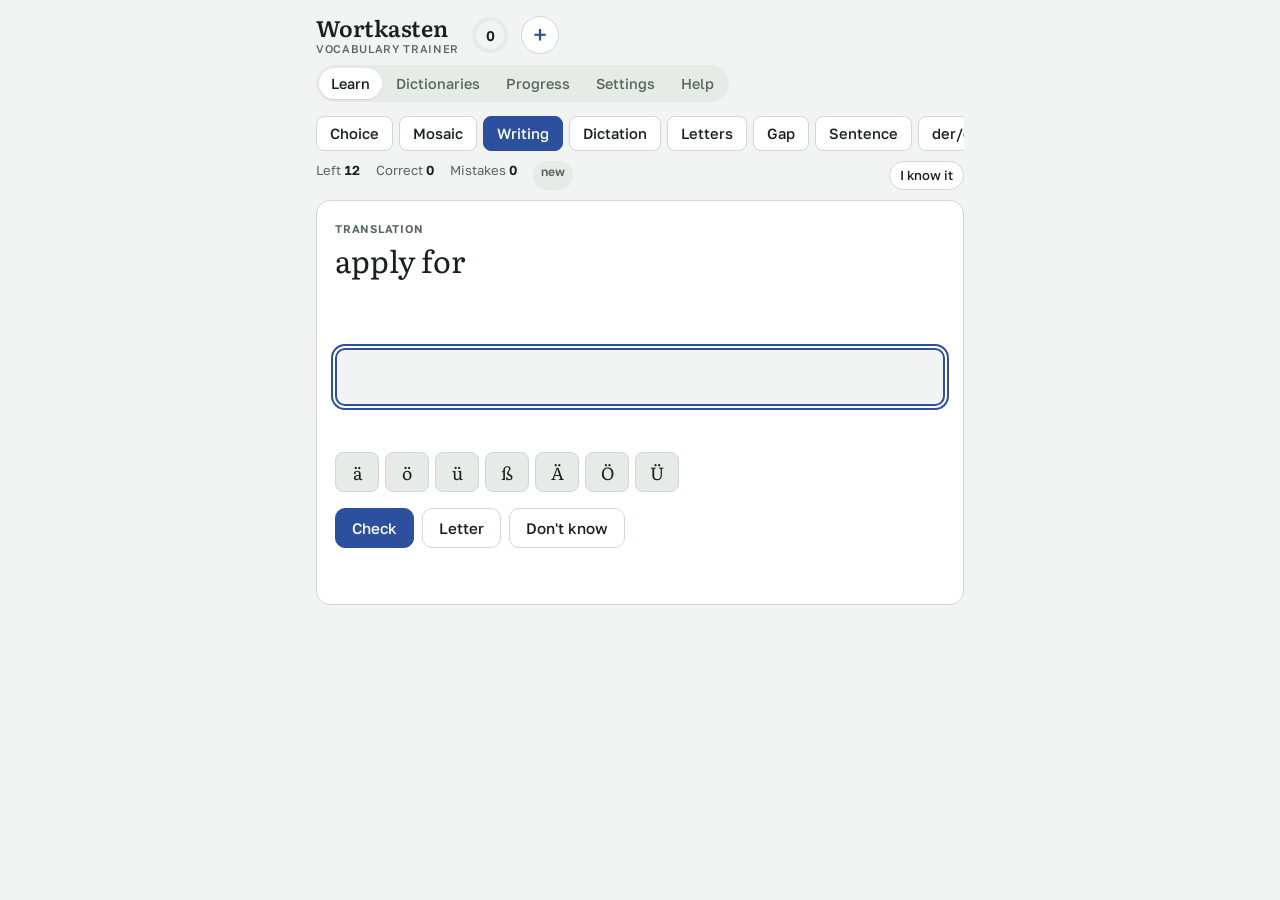
<file: wortkasten-github/index.html>
<!doctype html>
<html lang="en">
<head>
<meta charset="utf-8">
<meta name="viewport" content="width=device-width,initial-scale=1,viewport-fit=cover">
<meta name="apple-mobile-web-app-capable" content="yes">
<meta name="mobile-web-app-capable" content="yes">
<meta name="apple-mobile-web-app-title" content="Wortkasten">
<meta name="apple-mobile-web-app-status-bar-style" content="default">
<meta name="theme-color" content="#F1F4F2">
<link rel="apple-touch-icon" href="icon.png">
<link rel="icon" type="image/png" href="icon.png">
<script>window.WK_STANDALONE=true;</script>
<style>:root{padding-top:env(safe-area-inset-top,0px);padding-bottom:env(safe-area-inset-bottom,0px)}body{margin:0}img{max-width:100%}[hidden]{display:none!important}</style>
</head>
<body>
<title>Wortkasten</title>
<meta name="claude:viewport-fit-sides" content="cover">
<link rel="stylesheet" href="fonts/fonts.css">
<style>
/* Layout: one narrow column, app header with view switcher, exercise switcher as chips, a single task card. */
:root{
  --bg:#F1F4F2; --surface:#FFFFFF; --surface2:#E6EBE8; --line:#D0D8D4;
  --fg:#17201D; --muted:#59665F;
  --accent:#2C4F9E; --accent-fg:#FFFFFF; --accent-soft:#E2E8F6;
  --ok:#1F7446; --ok-soft:#DFF0E6; --err:#B0281F; --err-soft:#F7E0DD;
  --hint:#8F620E; --hint-soft:#F5EAD2;
  --p-done:#1F3B73; --p-review:#1B8A84; --p-learn:#7FC6DA;
  --p-done-soft:#E1E7F4; --p-review-soft:#D8EFED; --p-learn-soft:#DDF0F6; --p-learn-ink:#1C6377; --p-known:#A9B6CC;
  --font-ui:"Golos Text", system-ui, -apple-system, "Segoe UI", Roboto, sans-serif;
  --font-word:"Literata", Georgia, "Times New Roman", serif;
}
@media (prefers-color-scheme: dark){
  :root:not([data-theme="light"]){
    --bg:#111513; --surface:#1A201D; --surface2:#242B28; --line:#34403B;
    --fg:#E5ECE8; --muted:#9AA8A1;
    --accent:#8EA9F2; --accent-fg:#0E1526; --accent-soft:#232E4A;
    --ok:#6FCB95; --ok-soft:#1C3327; --err:#F08C80; --err-soft:#3E2220;
    --hint:#E2B45E; --hint-soft:#3A2F18;
    --p-done:#7D9BE8; --p-review:#3DBDB1; --p-learn:#2E7488;
    --p-done-soft:#1E2943; --p-review-soft:#173733; --p-learn-soft:#183039; --p-learn-ink:#8FD3E6; --p-known:#4E5D7A;
    color-scheme:dark;
  }
}
:root[data-theme="dark"]{
  --bg:#111513; --surface:#1A201D; --surface2:#242B28; --line:#34403B;
  --fg:#E5ECE8; --muted:#9AA8A1;
  --accent:#8EA9F2; --accent-fg:#0E1526; --accent-soft:#232E4A;
  --ok:#6FCB95; --ok-soft:#1C3327; --err:#F08C80; --err-soft:#3E2220;
  --hint:#E2B45E; --hint-soft:#3A2F18;
  --p-done:#7D9BE8; --p-review:#3DBDB1; --p-learn:#2E7488;
  --p-done-soft:#1E2943; --p-review-soft:#173733; --p-learn-soft:#183039; --p-learn-ink:#8FD3E6; --p-known:#4E5D7A;
  color-scheme:dark;
}
*{box-sizing:border-box}
html,body{background:var(--bg)}
body{color:var(--fg);font-family:var(--font-ui);font-size:16px;line-height:1.45;-webkit-text-size-adjust:100%}
button{font-family:inherit}
.wrap{max-width:680px;margin:0 auto;padding-left:max(16px,env(safe-area-inset-left,0px));padding-right:max(16px,env(safe-area-inset-right,0px));padding-block:10px 48px}
header.top{display:flex;align-items:center;justify-content:space-between;gap:10px 16px;flex-wrap:wrap;padding-block:6px 12px}
.brand{font-family:var(--font-word);font-weight:600;font-size:1.4rem;letter-spacing:-.01em;line-height:1.1}
.brand small{display:block;font-family:var(--font-ui);font-size:.7rem;font-weight:500;color:var(--muted);letter-spacing:.06em;text-transform:uppercase;margin-top:2px}
nav.views{display:flex;background:var(--surface2);border-radius:999px;padding:3px;gap:2px;max-width:100%;overflow-x:auto}
nav.views button{flex:none;border:0;background:transparent;color:var(--muted);font-weight:500;font-size:.9rem;padding:7px 12px;border-radius:999px;cursor:pointer}
nav.views button.on{background:var(--surface);color:var(--fg);box-shadow:0 1px 2px rgba(0,0,0,.1)}
.chips{display:flex;gap:6px;overflow-x:auto;padding-block:2px 10px;scrollbar-width:none}
.chips::-webkit-scrollbar{display:none}
.chip{flex:none;border:1px solid var(--line);background:var(--surface);color:var(--fg);font-weight:500;font-size:.92rem;padding:8px 13px;border-radius:8px;cursor:pointer}
.chip.on{background:var(--accent);border-color:var(--accent);color:var(--accent-fg)}
.stat{display:flex;gap:6px 16px;flex-wrap:wrap;font-size:.82rem;color:var(--muted);padding-block:0 10px;font-variant-numeric:tabular-nums}
.stat b{color:var(--fg);font-weight:600}
.pill{display:inline-block;font-size:.75rem;font-weight:600;padding:2px 8px;border-radius:999px;background:var(--surface2);color:var(--muted)}
.pill.new{background:var(--surface2);color:var(--muted)}
.pill.learning{background:var(--p-learn-soft);color:var(--p-learn-ink)}
.pill.review{background:var(--p-review-soft);color:var(--p-review)}
.pill.done{background:var(--p-done-soft);color:var(--p-done)}
.pill.known{background:var(--surface2);color:var(--muted)}
.knowbtn{margin-left:auto;border:1px solid var(--line);background:var(--surface);color:var(--fg);font:inherit;font-size:.82rem;font-weight:500;padding:4px 10px;border-radius:999px;cursor:pointer}
.knowbtn:focus-visible{outline:2px solid var(--accent);outline-offset:2px}
.listen{display:flex;flex-direction:column;gap:10px}
.listen .row{gap:8px}
.play svg{width:18px;height:18px;vertical-align:-3px;margin-right:6px}
.arts{display:grid;grid-template-columns:repeat(3,1fr);gap:8px}
.art{font-family:var(--font-word);font-size:1.3rem;padding:14px 8px;border:1px solid var(--line);border-radius:10px;background:var(--surface);color:var(--fg);cursor:pointer}
.art.right{background:var(--ok-soft);border-color:var(--ok)}
.art.wrong{background:var(--err-soft);border-color:var(--err)}
.art:disabled{cursor:default;color:var(--fg)}
.art:focus-visible{outline:2px solid var(--accent);outline-offset:2px}
.selrow{display:flex;gap:10px;align-items:baseline;padding:9px 2px;border-top:1px solid var(--line);cursor:pointer;font-size:.95rem}
.selrow input{width:20px;height:20px;accent-color:var(--accent);flex:none;align-self:center}
.selbar{display:flex;gap:8px;flex-wrap:wrap;align-items:center;position:sticky;top:env(safe-area-inset-top,0px);background:var(--bg);padding-block:8px;z-index:5}
.tbtn{background:none;border:0;color:var(--bg);font:inherit;font-weight:600;text-decoration:underline;cursor:pointer;padding:0}
.task{background:var(--surface);border:1px solid var(--line);border-radius:14px;padding:20px 18px;display:flex;flex-direction:column;gap:16px;min-height:280px}
.prompt{display:flex;align-items:flex-start;gap:10px}
.prompt-body{flex:1;min-width:0;display:flex;flex-direction:column;gap:4px}
.label{font-size:.7rem;letter-spacing:.07em;text-transform:uppercase;color:var(--muted);font-weight:600}
.prompt-main{font-family:var(--font-word);font-size:clamp(1.4rem,5.6vw,1.9rem);line-height:1.25;overflow-wrap:anywhere}
.prompt-main.sm{font-size:clamp(1.12rem,4.5vw,1.35rem)}
.say{flex:none;width:40px;height:40px;border-radius:50%;border:1px solid var(--line);background:var(--surface);color:var(--accent);display:grid;place-items:center;cursor:pointer}
.say svg{width:18px;height:18px}
.options{display:grid;gap:8px}
.opt{text-align:left;border:1px solid var(--line);background:var(--surface);color:var(--fg);font-family:var(--font-word);font-size:1.1rem;padding:12px 14px;border-radius:10px;cursor:pointer;display:flex;gap:10px;align-items:baseline}
.opt .n{font-family:var(--font-ui);font-size:.75rem;color:var(--muted);font-variant-numeric:tabular-nums}
.opt.right{background:var(--ok-soft);border-color:var(--ok)}
.opt.wrong{background:var(--err-soft);border-color:var(--err)}
.opt:disabled{cursor:default;color:var(--fg)}
input.answer{width:100%;font-family:var(--font-word);font-size:1.25rem;padding:12px 14px;border:2px solid var(--line);border-radius:10px;background:var(--bg);color:var(--fg)}
input.answer:focus{outline:none;border-color:var(--accent)}
input.answer.bad{border-color:var(--err);background:var(--err-soft)}
input.answer.good{border-color:var(--ok);background:var(--ok-soft)}
.keys{display:flex;gap:6px;flex-wrap:wrap}
.key{min-width:44px;height:40px;border:1px solid var(--line);border-radius:8px;background:var(--surface2);color:var(--fg);font-family:var(--font-word);font-size:1.1rem;cursor:pointer}
.actions{display:flex;gap:8px;flex-wrap:wrap;align-items:center}
.btn{border:1px solid var(--line);background:var(--surface);color:var(--fg);font-weight:500;font-size:.95rem;padding:10px 16px;border-radius:10px;cursor:pointer;line-height:1.2}
.btn.primary{background:var(--accent);border-color:var(--accent);color:var(--accent-fg)}
.btn.sm{padding:6px 11px;font-size:.85rem;border-radius:8px}
.btn.danger{color:var(--err);border-color:var(--err)}
.btn.armed{background:var(--err);border-color:var(--err);color:#fff}
.btn:disabled{opacity:.45;cursor:default}
:is(.btn,.chip,.opt,.tile,.mt,.key,.say,nav.views button,summary,input,select,textarea):focus-visible{outline:2px solid var(--accent);outline-offset:2px}
.feedback{font-size:.95rem;display:flex;flex-direction:column;gap:4px;min-height:1.3em}
.feedback .ok{color:var(--ok);font-weight:600}
.feedback .err{color:var(--err);font-weight:600}
.feedback .ex{color:var(--muted);font-size:.9rem}
.feedback .ex i{font-style:normal;color:var(--fg);font-family:var(--font-word)}
.hintline{font-family:var(--font-word);letter-spacing:.2em;color:var(--hint);font-size:1.1rem;min-height:1.2em}
.tiles{display:flex;flex-wrap:wrap;gap:8px}
.tile{min-width:44px;height:46px;padding:0 12px;font-family:var(--font-word);font-size:1.15rem;border:1px solid var(--line);border-radius:8px;background:var(--surface2);color:var(--fg);cursor:pointer}
.tile.used{visibility:hidden}
.tile.flash{animation:shake .3s;border-color:var(--err);background:var(--err-soft)}
.tile.hinted{border-color:var(--hint);background:var(--hint-soft)}
.slots{display:flex;flex-wrap:wrap;gap:4px 3px;font-family:var(--font-word);font-size:1.5rem;min-height:2.2rem}
.slot{min-width:1.05em;border-bottom:2px solid var(--line);text-align:center;padding:0 1px;min-height:1.5em}
.slot.space{border:0;min-width:.55em}
.slot.filled{border-color:var(--accent)}
.built{font-family:var(--font-word);font-size:1.3rem;line-height:1.6;min-height:2.2em;display:flex;flex-wrap:wrap;gap:4px 8px;align-items:baseline;border-bottom:2px solid var(--line);padding-bottom:6px}
.built .ph{color:var(--muted)}
.sentence{font-family:var(--font-word);font-size:1.3rem;line-height:1.9;overflow-wrap:anywhere}
.gap{display:inline-block;min-width:3.5ch;border-bottom:2px solid var(--line);padding:0 3px;line-height:1.3}
.gap.cur{border-color:var(--accent);background:var(--accent-soft)}
.gap.done{border-color:var(--ok);color:var(--ok)}
.gap .rest{color:var(--muted);letter-spacing:.1em}
.trn{font-family:-apple-system,"Segoe UI","Noto Sans","DejaVu Sans","Lucida Sans Unicode",sans-serif;color:var(--muted);font-weight:400;font-size:.85em;letter-spacing:0;font-style:normal}
.trn.blk{display:block;font-size:.78em}
.prompt-body .trn{font-size:1.02rem}
.dlang{font-size:14px;padding:5px 6px;border:1px solid var(--line);border-radius:8px;background:var(--surface);color:var(--fg);max-width:100%}
.base{font-size:.95rem;color:var(--hint);letter-spacing:normal;font-family:var(--font-ui)}
.msg{font-size:.93rem;min-height:1.35em;color:var(--muted)}
.msg.warn{color:var(--hint)} .msg.err{color:var(--err)}
mark.fix{background:var(--err-soft);color:var(--err);border-radius:3px;padding:0 1px;text-decoration:underline}
mark.hint{background:var(--hint-soft);color:var(--hint);border-radius:3px;padding:0 1px}
.gap.warn{border-color:var(--hint);color:var(--fg)}
.gap.shown{border-color:var(--err);color:var(--err)}
.sub-inline{color:var(--muted);font-size:.88rem}
.seg-tabs{display:flex;gap:4px;flex-wrap:wrap}
.seg-tabs button{border:1px solid var(--line);background:var(--surface);color:var(--muted);font-size:.85rem;font-weight:500;padding:6px 10px;border-radius:8px;cursor:pointer}
.seg-tabs button.on{background:var(--fg);border-color:var(--fg);color:var(--bg)}
.wr{display:flex;gap:12px;align-items:center;padding-block:8px;border-top:1px solid var(--line)}
.wtxt{flex:1;min-width:0;display:flex;flex-direction:column;overflow-wrap:anywhere}
.wtxt .wf{font-family:var(--font-word)}
.wtxt .wt{font-size:.85rem;color:var(--muted)}
.wm{width:112px;flex:none;display:flex;flex-direction:column;gap:3px;align-items:flex-end}
.meter{width:100%;height:6px;background:var(--surface2);border-radius:999px;overflow:hidden}
.meter span{display:block;height:100%;border-radius:999px}
.brandrow{display:flex;align-items:center;gap:12px}
.addbtn{width:38px;height:38px;border-radius:50%;border:1px solid var(--line);background:var(--surface);color:var(--accent);font-size:1.6rem;line-height:1;cursor:pointer;display:grid;place-items:center;padding:0 0 2px}
.addbtn:focus-visible{outline:2px solid var(--accent);outline-offset:2px}
.sheet{position:fixed;inset:0;z-index:40;background:rgba(10,15,13,.38);display:flex;align-items:flex-end;justify-content:center}
.sheet-in{background:var(--bg);width:100%;max-width:560px;max-height:calc(100% - env(safe-area-inset-top,0px) - 24px);overflow:auto;border-radius:16px 16px 0 0;padding-top:16px;padding-bottom:calc(20px + env(safe-area-inset-bottom,0px));padding-left:max(16px,env(safe-area-inset-left,0px));padding-right:max(16px,env(safe-area-inset-right,0px));display:flex;flex-direction:column;gap:12px;box-shadow:0 -6px 24px rgba(0,0,0,.18)}
@media (min-width:700px){.sheet{align-items:center}.sheet-in{border-radius:16px}}
.sheet-head{display:flex;justify-content:space-between;align-items:center;gap:8px}
.sheet .field input,.sheet .field textarea,.sheet .field select{font-family:var(--font-ui);font-size:16px;padding:9px 11px;border:1px solid var(--line);border-radius:8px;background:var(--surface);color:var(--fg);width:100%}
.sheet details summary{cursor:pointer;color:var(--accent);font-size:.9rem}
.sheet details[open]{display:flex;flex-direction:column;gap:10px}
.recent{display:flex;flex-wrap:wrap;gap:6px}
.recent span{font-size:.85rem;background:var(--surface2);padding:3px 8px;border-radius:999px}
.linkbtn{background:none;border:0;padding:0;color:var(--accent);font:inherit;font-size:.88rem;cursor:pointer;text-decoration:underline;align-self:flex-start}
.wr[data-wid]{cursor:pointer}
.streak{border:0;background:none;padding:0;cursor:pointer;display:grid;place-items:center;border-radius:50%}
.kpis{display:flex;gap:14px 28px;flex-wrap:wrap;align-items:center}
.kpi{display:flex;gap:12px;align-items:center}
.kv{font-family:var(--font-word);font-size:2rem;font-weight:600;line-height:1.05;font-variant-numeric:tabular-nums}
.ks{font-size:.8rem;color:var(--muted);font-variant-numeric:tabular-nums}
.boxes{display:grid;gap:6px;height:180px}
.box{display:flex;flex-direction:column;align-items:center;gap:4px;min-width:0;height:100%}
.bwrap{flex:1;width:100%;display:flex;flex-direction:column;align-items:center;justify-content:flex-end;gap:3px;min-height:0}
.bb{width:100%;max-width:46px;border-radius:5px 5px 0 0}
.bv{font-size:.82rem;font-weight:600;font-variant-numeric:tabular-nums}
.bl{font-size:.68rem;color:var(--muted);text-align:center;line-height:1.15;min-height:2.3em}
.miles{display:flex;gap:8px;flex-wrap:wrap}
.mile{display:flex;flex-direction:column;gap:1px;padding:8px 12px;border:1px dashed var(--line);border-radius:10px;min-width:76px;font-size:.78rem;color:var(--muted);max-width:100%}
.mile b{font-family:var(--font-word);font-size:1.15rem;color:var(--muted)}
.mile.on{border:1px solid var(--p-done);background:var(--p-done-soft)}
.mile.on b{color:var(--p-done)}
.mile .prize{color:var(--fg);overflow-wrap:anywhere}
.ansbox{display:flex;flex-direction:column;gap:4px}
.ansfield{position:relative}
input.answer.typo{border-color:var(--line);background:var(--surface2);color:transparent;caret-color:transparent}
.ansview{position:absolute;inset:0;display:flex;align-items:center;padding:0 16px;font-family:var(--font-word);font-size:1.25rem;color:var(--fg);pointer-events:none;overflow:hidden;white-space:nowrap}
.ansview mark.fix,.ansview mark.hint{background:none;padding:0;text-decoration:none;color:var(--err)}
.under{display:flex;justify-content:space-between;gap:10px;min-height:1.6em;align-items:baseline}
.corr{font-family:var(--font-word);font-size:1.15rem;color:var(--err)}
.lay{font-size:.78rem;color:var(--muted)}
.wn{font-size:.75rem;color:var(--muted);font-variant-numeric:tabular-nums;white-space:nowrap}
.mosaic{display:grid;grid-template-columns:1fr 1fr;gap:8px}
.mcol{display:flex;flex-direction:column;gap:8px;min-width:0}
.mt{text-align:left;border:1px solid var(--line);background:var(--surface);color:var(--fg);font-size:1rem;padding:10px 12px;border-radius:10px;cursor:pointer;min-height:52px;overflow-wrap:anywhere}
.mt.f{font-family:var(--font-word);font-size:1.05rem}
.mt.sel{border-color:var(--accent);background:var(--accent-soft)}
.mt.done{opacity:.3;pointer-events:none}
.mt.bad{animation:shake .3s;border-color:var(--err);background:var(--err-soft)}
@keyframes shake{0%,100%{transform:translateX(0)}25%{transform:translateX(-4px)}75%{transform:translateX(4px)}}
@media (prefers-reduced-motion:reduce){*{animation:none!important;transition:none!important}}
.summary{display:flex;flex-direction:column;gap:12px;align-items:flex-start}
.summary h2{font-family:var(--font-word);font-weight:600;font-size:1.4rem;margin:0}
.summary p{margin:0;color:var(--muted)}
.toast{display:flex;gap:14px;align-items:center;position:fixed;left:50%;bottom:calc(20px + env(safe-area-inset-bottom,0px));transform:translateX(-50%);background:var(--fg);color:var(--bg);padding:10px 16px;border-radius:10px;font-size:.92rem;max-width:calc(100% - 32px);z-index:20;box-shadow:0 4px 16px rgba(0,0,0,.2)}
/* lists & panels */
.panel{background:var(--surface);border:1px solid var(--line);border-radius:14px;padding:16px;display:flex;flex-direction:column;gap:12px}
.stack{display:flex;flex-direction:column;gap:12px}
h2.h{font-family:var(--font-word);font-weight:600;font-size:1.25rem;margin:4px 0 0;text-wrap:balance}
.note{font-size:.88rem;color:var(--muted);margin:0;max-width:62ch}
.row{display:flex;gap:8px;align-items:center;flex-wrap:wrap}
.dict{display:flex;flex-direction:column;gap:8px;padding-block:12px;border-top:1px solid var(--line)}
.dict:first-child{border-top:0;padding-top:0}
.dict-head{display:flex;gap:10px;align-items:flex-start}
.dict-name{flex:1;min-width:0;font-weight:600;overflow-wrap:anywhere}
.dict-meta{font-size:.82rem;color:var(--muted);font-weight:400;font-variant-numeric:tabular-nums}
.switch{position:relative;width:44px;height:26px;flex:none}
.switch input{position:absolute;inset:0;opacity:0;margin:0;cursor:pointer}
.switch span{position:absolute;inset:0;border-radius:999px;background:var(--surface2);border:1px solid var(--line);pointer-events:none}
.switch span::after{content:"";position:absolute;top:3px;left:3px;width:18px;height:18px;border-radius:50%;background:var(--muted);transition:transform .15s}
.switch input:checked+span{background:var(--accent);border-color:var(--accent)}
.switch input:checked+span::after{transform:translateX(18px);background:var(--accent-fg)}
.switch input:focus-visible+span{outline:2px solid var(--accent);outline-offset:2px}
.pbar{display:flex;height:8px;border-radius:999px;background:var(--surface2);overflow:hidden}
.pbar.big{height:14px}
.seg.done{background:var(--p-done)} .seg.known{background:var(--p-known)} .seg.review{background:var(--p-review)} .seg.learning{background:var(--p-learn)}
.legend{display:flex;gap:6px 14px;flex-wrap:wrap;font-size:.82rem;color:var(--muted);font-variant-numeric:tabular-nums}
.legend i{display:inline-block;width:10px;height:10px;border-radius:3px;margin-right:5px;vertical-align:-1px}
.bignum{font-family:var(--font-word);font-size:2.6rem;font-weight:600;line-height:1;font-variant-numeric:tabular-nums}
.bignum small{font-family:var(--font-ui);font-size:1rem;font-weight:400;color:var(--muted)}
.days{display:grid;grid-template-columns:repeat(14,1fr);gap:4px;align-items:end;height:80px}
.day{background:var(--accent);border-radius:3px 3px 0 0;min-height:2px}
.day.zero{background:var(--surface2)}
.dayl{display:grid;grid-template-columns:repeat(14,1fr);gap:4px;font-size:.66rem;color:var(--muted);text-align:center;font-variant-numeric:tabular-nums}
.words{display:flex;flex-direction:column}
.w{display:flex;gap:10px;align-items:baseline;padding:9px 2px;border-top:1px solid var(--line);cursor:pointer;background:none;border-left:0;border-right:0;border-bottom:0;color:var(--fg);text-align:left;font-size:.95rem;width:100%}
.w .wf{font-family:var(--font-word);flex:1;min-width:0;overflow-wrap:anywhere}
.w .wt{flex:1;min-width:0;color:var(--muted);overflow-wrap:anywhere}
.form{display:grid;gap:10px;padding:12px;border:1px solid var(--line);border-radius:10px;background:var(--bg);margin-block:6px}
.form label,.field{display:flex;flex-direction:column;gap:4px;font-size:.82rem;color:var(--muted)}
.form input,.form textarea,.field input,.field select,.field textarea,textarea.big{font-family:var(--font-ui);font-size:16px;padding:9px 11px;border:1px solid var(--line);border-radius:8px;background:var(--surface);color:var(--fg);width:100%}
textarea.big{min-height:140px;font-family:ui-monospace,Menlo,Consolas,monospace;font-size:14px}
.tablewrap{overflow-x:auto;border:1px solid var(--line);border-radius:8px}
table.prev{border-collapse:collapse;font-size:.85rem;min-width:100%}
table.prev td,table.prev th{padding:6px 8px;border-bottom:1px solid var(--line);text-align:left;white-space:nowrap;max-width:240px;overflow:hidden;text-overflow:ellipsis}
table.prev select{font-size:14px;padding:4px;border:1px solid var(--line);border-radius:6px;background:var(--surface);color:var(--fg)}
details.set{background:var(--surface);border:1px solid var(--line);border-radius:12px}
details.set>summary{padding:14px 16px;font-weight:600;cursor:pointer;list-style:none;display:flex;justify-content:space-between;gap:8px}
details.set>summary::-webkit-details-marker{display:none}
details.set>summary::after{content:"+";color:var(--muted);font-weight:400}
details.set[open]>summary::after{content:"−"}
.setbody{padding:0 16px 16px;display:flex;flex-direction:column;gap:2px}
.sr{display:flex;align-items:center;justify-content:space-between;gap:12px;padding-block:8px;border-top:1px solid var(--line);font-size:.93rem}
.sr:first-child{border-top:0}
.sr>span{flex:1;min-width:0}
.sr input[type=number]{width:84px;font-size:16px;padding:6px 8px;border:1px solid var(--line);border-radius:8px;background:var(--bg);color:var(--fg);text-align:right;font-variant-numeric:tabular-nums}
.sr select,.sr input[type=text]{font-size:16px;padding:6px 8px;border:1px solid var(--line);border-radius:8px;background:var(--bg);color:var(--fg);max-width:55%}
.sr input[type=checkbox]{width:22px;height:22px;accent-color:var(--accent)}
.sub{font-size:.78rem;color:var(--muted);display:block}
.stages{width:100%;border-collapse:collapse;font-size:.88rem;font-variant-numeric:tabular-nums}
.stages th{font-weight:500;color:var(--muted);text-align:left;padding:4px}
.stages td{padding:4px}
.stages input{width:64px;font-size:16px;padding:5px 6px;border:1px solid var(--line);border-radius:6px;background:var(--bg);color:var(--fg);text-align:right}
.empty{color:var(--muted);text-align:left;display:flex;flex-direction:column;gap:12px;align-items:flex-start}
.empty b{color:var(--fg)}

.libl{display:flex;flex-direction:column}
.libi{display:flex;gap:12px;align-items:center;padding-block:10px;border-top:1px solid var(--line)}
.libi:first-child{border-top:0}
.help{background:var(--surface);border:1px solid var(--line);border-radius:14px;padding:18px 18px 8px;display:flex;flex-direction:column;gap:4px}
.help h2.h{margin:0 0 6px}
.help section{padding-block:10px;border-top:1px solid var(--line)}
.help section:first-of-type{border-top:0;padding-top:0}
.help h3{font-family:var(--font-word);font-weight:600;font-size:1.08rem;margin:0 0 6px;text-wrap:balance}
.help p,.help li{max-width:65ch;margin:0 0 8px;font-size:.95rem}
.help ol,.help ul{margin:0 0 8px;padding-left:1.3em}
.help i{font-family:var(--font-word)}
</style>

<div class="wrap">
  <header class="top">
    <div class="brandrow"><div class="brand">Wortkasten<small id="sub"></small></div><button class="streak" id="streak"></button><button class="addbtn" id="addw">+</button></div>
    <nav class="views">
      <button data-view="learn"></button>
      <button data-view="dicts"></button>
      <button data-view="progress"></button>
      <button data-view="settings"></button>
      <button data-view="help"></button>
    </nav>
  </header>
  <main id="view"></main>
</div>
<div class="toast" id="toast" hidden></div>
<div class="sheet" id="sheet" hidden><div class="sheet-in" id="sheetin" role="dialog" aria-modal="true"></div></div>
<script>
'use strict';
/* ===================== interface languages ===================== */
const LANGS={en:'English',de:'Deutsch',be:'Беларуская'};
const LOCALE={en:'en-GB',de:'de-DE',be:'be-BY'};
const I18N={
en:{
  sub:'vocabulary trainer', nav_learn:'Learn', nav_dicts:'Dictionaries', nav_progress:'Progress', nav_settings:'Settings', nav_help:'Help', nav_aria:'Sections',
  ex_choice:'Choice', exh_choice:'Pick the right answer',
  ex_mosaic:'Mosaic', exh_mosaic:'Match words with translations',
  ex_writing:'Writing', exh_writing:'Type the word',
  ex_letters:'Letters', exh_letters:'Build the word from letters',
  ex_cloze:'Gap', exh_cloze:'Type the word into the sentence',
  ex_phrase:'Sentence', exh_phrase:'Build the sentence from words',
  all_off:'All exercises are switched off.', all_off2:'Turn on at least one in Settings.', ex_aria:'Exercise',
  st_left:'Left', st_ok:'Correct', st_bad:'Mistakes', pill_new:'new', pill_score:'score {s}/{t}', pill_rev:'review {a}/{b}', pill_done:'learned',
  lbl_tr:'Translation', lbl_word:'Word', lbl_trs:'Sentence translation', say:'Pronounce',
  ev_learned:'Word learned. First review on {d}.', ev_stage:'Review passed. Next one on {d}.', ev_done:'All reviews passed. The word is fully learned.', ev_dropped:'The word went back to learning.',
  e_nodicts:'No dictionaries yet.', e_nodicts2:'Load your own dictionary in Dictionaries.',
  e_noact:'No active dictionaries.', e_noact2:'Switch on a dictionary in Dictionaries.',
  e_noex:'This exercise needs examples.', e_noex_cloze:'No example in the active dictionaries contains its word. Mark it with curly braces, e.g.: Ich {nehme} an einem Kongress {teil}.', e_noex_phrase:'The active dictionaries have no usage examples.',
  e_mosaic:'Mosaic needs at least two words.', e_nothing:'Nothing to learn right now.', e_nothing2:'All words in the active dictionaries are learned or waiting for review.', e_next:' Next review: {d}.', open_dicts:'Open dictionaries',
  round_done:'Round complete', round_res:'Answers: {n}, correct: {ok}.', round_learned:' Moved to review: {n} {w}.', next_round:'Next round',
  correct:'Correct', wrong:'Wrong', next:'Next', mosaic_lbl:'Match each word with its translation',
  your_answer_aria:'Your answer', btn_check:'Check', btn_letter:'Letter', btn_skip:"Don't know", layout_fixed:'keyboard layout fixed',
  gap_n:'Gap {i} of {n}', hint_lbl:'Hint', res_skip:"Don't know", res_err:'With a mistake', res_err_p:'With a mistake', round_retry:' Mistakes to repeat in the next round: {n}.',
  your_answer:'Your answer:', right_answer:'Correct answer:', built_aria:'Assembled word',
  t_won:'Hard word conquered: {w}', t_mile:'Milestone: {m} words learned!', t_prize:' Your prize: {p}', streak_aria:'{n} {d} in a row, today {a} of {g} answers',
  save_fail:"The browser won't let the app save data. Make a backup in Settings.", tap_again:'Tap again',
  /* dictionaries */
  d_title:'Dictionaries', d_load:'Load dictionary',
  d_note:'Progress belongs to the word, not to the dictionary: identical words from different dictionaries are merged, and what you have learned counts everywhere.',
  d_seq:'New words come one dictionary at a time, starting with the top active one{cur}. Change the order with the arrows.', d_seq_cur:' (now: “{n}”)', d_all:'New words come from all active dictionaries at once.',
  d_toggle:'Learn this dictionary', d_active:'Active: {n}', d_meta:'{n} {w} · learned {d} · in review {r} · learning {l}',
  b_words:'Words', b_up:'Up', b_down:'Down', b_save:'Save', b_rename:'Rename', b_export:'Export', b_delete:'Delete',
  d_empty:'No dictionaries yet. Load a table or paste a word list.', d_deleted:'Dictionary deleted',
  w_back:'← Dictionaries', w_search:'Search', w_add:'Add word', w_none:'Nothing found.',
  s_new:'new', s_learning:'learning', s_review:'review', s_done:'learned',
  f_word:'Word (in the language you are learning)', f_tr:'Translation', f_ex:'Example. For the Gap exercise, put the word in curly braces: Ich {nehme} an … {teil}.', f_exT:'Example translation',
  f_exn:'Example {n}', f_exTn:'Translation of example {n}',
  f_manual:'The gap is marked by hand.', f_auto:'Gap found automatically: {s}', f_nf:'The word was not found in the example. Put it in curly braces for the Gap exercise.', f_noex:'Without an example the word will not appear in Gap and Sentence.',
  b_cancel:'Cancel', b_reset_w:'Reset progress', b_del_w:'Delete word', t_need_wt:'A word and a translation are required', t_saved:'Saved', t_w_reset:'Word progress reset',
  ex_dictation:'Dictation', exh_dictation:'Listen and type', ex_article:'der/die/das', exh_article:'Pick the article',
  lbl_listen:'Listen and type', b_play:'Listen', b_slow:'Slowly', e_noaudio:'Dictation needs speech output, and this browser has none.',
  e_nonouns:'No nouns with an article.', e_nonouns2:'Write nouns with der, die or das in front, e.g. das Haus.', lbl_article:'Article',
  know:'I know it', t_known:'Marked as known: {w}', undo:'Undo', s_known:'known', wp_known:'Known', bx_known:'Known', d_meta_k:' · known {k}',
  f_known:'I know it', f_unknow:'Back to learning', sel_known:'Mark known words', sel_do:'Mark ({n})', sel_note:'Tick the words you already know. They will not appear in exercises.', t_marked:'Marked as known: {n}',
  dc_mode:'What to dictate', dc_word:'the word', dc_phrase:'a sentence from the examples', dc_mixed:'alternate', dc_tr:'Show the translation',
  ar_conf:'Confident after correct answers in a row', ar_note:'A correct article earns the word a point; it only counts until the word reaches the score from which only Writing and Gap count.', p_art:'Articles: confident {a} of {b}',
  fl_tr:'Transcription', f_trn:'Transcription (shown next to the word, never typed)', d_lang:'Language', d_lang_def:'default ({l})',
  g_tr:'Transcription', g_tr_s:'Shown next to the word only where the word itself is not the answer', g_tr_always:'show with the word', g_tr_after:'only after the answer', g_tr_never:'do not show',
  add_title:'Add words', add_aria:'Add words', add_dict:'Dictionary', add_newdict:'New dictionary…', add_newname:'Name of the new dictionary', add_def_name:'Lessons',
  add_one:'One by one', add_list:'As a list', add_btn:'Add', add_list_btn:'Add the list', add_list_ph:'one word per line, e.g.\nreliable [rɪˈlaɪəbl] — надёжный\ndie Stelle — место', add_done:'Added: {n}', add_ex:'+ example', add_close:'Close',
  add_note:'Words added here come first among new words for the next two weeks.', add_dup:'Already in your dictionaries — added to this one too', edit:'Edit the word', edit_title:'Edit word',
  lib_title:'Ready-made dictionaries', lib_note:'Lists published together with the app. Pick one for your level.', lib_all:'All', lib_choose:'Choose',
  i_title:'Load dictionary', i_name:'Dictionary name', i_name_ph:'e.g. B1 — Kapitel 3', i_file:'File: Excel (.xlsx), CSV, TSV or text', i_paste:'Or paste a list, one word per line',
  i_note:'Columns: word, translation, example, example translation; up to two more examples with translations can follow. Only word and translation are required. Separator: tab, semicolon, comma or dash. A Quizlet export works as it is. You can reassign the columns in the next step.',
  i_next:'Next', i_xlsx_fail:"Couldn't load the Excel module. Save the table as CSV and try again.", i_read_fail:"Couldn't read the file.", i_need:'Choose a file or paste a list',
  i_back:'← Back', i_check:'Check the columns', i_head:'The first row contains headers', i_col:'Column {i}',
  fl_w:'Word', fl_t:'Translation', fl_ex:'Example', fl_exT:'Example translation', fl_skip:'Skip',
  i_rows:'Rows to load: {n}. Rows without a word or a translation are skipped.', i_do:'Load {n} {r}', i_need_cols:'Mark the Word and Translation columns', i_newname:'New dictionary',
  i_done:'Loaded: {n}', i_merged:' ({m} were already in other dictionaries — progress kept)',
  file_note:'If the file did not download, copy the text and save it, for example in Notes or as {n}.', b_copy:'Copy', t_copied:'Copied', t_selected:'Selected — copy it manually',
  /* progress */
  p_title:'Progress', p_streak:'Days in a row', p_today:'today {a} of {g}', p_best:'Record', p_won:'Hard words conquered', p_boxes:'Boxes', p_learned:'learned {d} of {t}',
  bx_new:'New', bx_learn:'Learning', bx_rev:'Review {i}', bx_done:'Learned', p_miles:'Milestones', p_togo:'{n} to go',
  p_days:'Answers in the last 14 days', p_bydict:'By dictionary', p_off:' (off)', p_nodicts:'No dictionaries yet.',
  wp_title:'Words', wp_learning:'Learning', wp_review:'In review', wp_done:'Learned', wp_desc:'descending', wp_asc:'ascending', wp_alpha:'A–Z', wp_sort:'Sort',
  wp_rev:'review {a}/{b} · {d}', wp_learned:'learned', wp_err:' · {n} mist.', wp_empty:'Nothing here yet.', wp_all:'Show all {n}',
  /* settings */
  set_title:'Settings', set_lang:'Interface language',
  sec_ex:'Exercises', sec_gen:'General', sec_goal:'Goal and milestones', sec_rep:'Reviewing learned words', sec_forget:'Forgetting (“ice slide”)', sec_audio:'Audio', sec_data:'Data and backup',
  g_cap:'Points per word per day', g_cap_s:'0 = no limit. Lets a word ripen over several days', g_gap:'Pause between counted answers, min', g_gap_s:'A word earns full points again only after this pause. 0 = off', g_rest:'Points for a correct answer after the daily limit', g_rest_s:'They do not count towards the limit', g_from:'From this score, points only in Writing and Gap', g_from_s:'Other exercises stop here. 0 = off', n_cap:'Today’s points for this word are used up; it continues tomorrow.', n_gap:'Too soon for points: this word counts again from {h}.', pill_cap:'daily limit reached', pill_gap:'pause until {h}',
  g_thr:'Learned when the score reaches', g_thr_s:'Then the word moves to review', g_reset:'Reset the score after a mistake',
  g_inl:'Words in learning at once', g_inl_s:'New words are added only when there are free places', g_round:'Tasks per round', g_share:'Share of reviews in a round, %',
  g_new:'New words', g_new_seq:'one dictionary at a time', g_new_all:'from all active', g_new_s:'One at a time: the next dictionary starts only when the current one has no new words left',
  g_order:'Learn in dictionary order', g_order_s:'Otherwise new words are picked at random',
  g_dir:'Direction (Choice, Writing)', g_dir_f:'translation → word', g_dir_n:'word → translation', g_dir_b:'both ways',
  g_case:'Case-sensitive', g_case_s:'Useful for German nouns', g_uml:'Accept ae, oe, ue, ss for ä, ö, ü, ß',
  g_auto:'Auto-enter an exact answer', g_auto_s:'The answer is accepted without pressing Check. Earlier gaps in a sentence are always accepted',
  g_autod:'Pause before auto-enter, ms', g_lay:'Fix the keyboard layout', g_lay_s:'Letters typed in the wrong layout are converted by key position and do not count as mistakes',
  g_layk:'Layout of the language you are learning', g_layk_de:'German (QWERTZ)', g_layk_en:'English (QWERTY)',
  g_next:'Move on after a correct answer', g_nextd:'Pause before the next task, ms',
  go_goal:'Daily goal, answers', go_goal_s:'The ring around the streak number fills up as you answer', go_note:'You choose the prize for each milestone yourself. When you reach it, the app will remind you of it.', go_m:'{m} words',
  r_on:'Review learned words', r_on_s:'Otherwise a word counts as fully learned straight away', r_drop:'Mistake or missed deadline in review, % of points', r_drop_s:'Rounded down. Below the learned score the word goes back to learning',
  r_h1:'Review', r_h2:'day after learning', r_h3:'show, times', r_h4:'deadline, days', r_add:'Add review', r_del:'Delete review {i}', r_note:'Days count from the day the word reached the learned score. Not reviewed by the deadline — the word goes back to learning with half the score.',
  fg_on:'Take points off for missed days', fg_grace:'Days without practice and without penalty', fg_per:'Points taken off per day', fg_per_s:'From every word in learning',
  sc_plus:'Base price of an answer', sc_minus:'Deduction for an answer with a mistake (once)', c_opts:'Answer options', m_pairs:'Pairs on screen',
  w_len:'Show the word length', w_cost:'— points taken off for this hint', w_first:'Show the first letter', w_lerr:'Show the correct letter after a mistake', w_lerr_s:'The correct beginning of the word appears under the field',
  w_lcost:'Deduction for each wrong letter', w_lcost_s:'Also for the Letter button', w_werr:'Show the whole word after a mistake',
  l_lerr:'Highlight the needed letter after a mistake', cz_base:'Show the dictionary form and translation', cz_len:'Show the gap length', ph_werr:'Highlight the needed word after a mistake', ph_cost:'Deduction for each word in the wrong place', l_ded:'Deduction for each wrong letter',
  a_on:'Speak', a_auto:'Speak automatically after an answer', a_lang:'Default language you are learning', a_lang_s:'Language code: de-DE, en-GB, fr-FR… A dictionary can have its own language (Dictionaries → Language)', a_voice:'Voice', a_voice_s:'On iPhone, better voices can be downloaded in Settings → Accessibility → Spoken Content', a_def:'Default', a_rate:'Speech rate', a_test:'Listen',
  dt_note:'All data is stored only on this device, in this browser. Make a backup from time to time — it lets you restore everything on another device.',
  dt_bk:'Make a backup', dt_file:'Restore from a file', dt_paste:'or paste the backup text', dt_restore:'Restore', dt_reset:'Reset all progress', dt_def:'Restore default settings',
  t_notbk:"This doesn't look like a backup", t_notwk:"This doesn't look like a Wortkasten backup", t_restored:'Data restored', t_preset:'Progress reset', t_sreset:'Settings reset',
  pl_words:['word','words'], pl_days:['day','days'], pl_rows:['row','rows'],
  sample_name:'Example: verbs with prepositions'
},
de:{
  sub:'Vokabeltrainer', nav_learn:'Lernen', nav_dicts:'Wörterbücher', nav_progress:'Fortschritt', nav_settings:'Einstellungen', nav_help:'Hilfe', nav_aria:'Bereiche',
  ex_choice:'Auswahl', exh_choice:'Wähle die richtige Antwort',
  ex_mosaic:'Mosaik', exh_mosaic:'Ordne Wörter den Übersetzungen zu',
  ex_writing:'Schreiben', exh_writing:'Schreib das Wort',
  ex_letters:'Buchstaben', exh_letters:'Bilde das Wort aus Buchstaben',
  ex_cloze:'Lücke', exh_cloze:'Setz das Wort in den Satz ein',
  ex_phrase:'Satz', exh_phrase:'Bilde den Satz aus Wörtern',
  all_off:'Alle Übungen sind ausgeschaltet.', all_off2:'Schalte in den Einstellungen mindestens eine ein.', ex_aria:'Übung',
  st_left:'Übrig', st_ok:'Richtig', st_bad:'Fehler', pill_new:'neu', pill_score:'Punkte {s}/{t}', pill_rev:'Wiederholung {a}/{b}', pill_done:'gelernt',
  lbl_tr:'Übersetzung', lbl_word:'Wort', lbl_trs:'Übersetzung des Satzes', say:'Aussprechen',
  ev_learned:'Wort gelernt. Erste Wiederholung am {d}.', ev_stage:'Wiederholung geschafft. Die nächste am {d}.', ev_done:'Alle Wiederholungen geschafft. Das Wort ist endgültig gelernt.', ev_dropped:'Das Wort ist zurück im Lernen.',
  e_nodicts:'Noch keine Wörterbücher.', e_nodicts2:'Lade unter „Wörterbücher“ dein eigenes Wörterbuch.',
  e_noact:'Kein Wörterbuch ist aktiv.', e_noact2:'Schalte unter „Wörterbücher“ ein Wörterbuch ein.',
  e_noex:'Diese Übung braucht Beispielsätze.', e_noex_cloze:'In den aktiven Wörterbüchern gibt es keinen Beispielsatz, in dem das Wort gefunden wird. Markiere es mit geschweiften Klammern, z. B.: Ich {nehme} an einem Kongress {teil}.', e_noex_phrase:'Die aktiven Wörterbücher enthalten keine Beispielsätze.',
  e_mosaic:'Für das Mosaik braucht es mindestens zwei Wörter.', e_nothing:'Gerade gibt es nichts zu lernen.', e_nothing2:'Alle Wörter in den aktiven Wörterbüchern sind gelernt oder warten auf die Wiederholung.', e_next:' Nächste Wiederholung: {d}.', open_dicts:'Wörterbücher öffnen',
  round_done:'Runde beendet', round_res:'Antworten: {n}, davon richtig: {ok}.', round_learned:' In die Wiederholung gewechselt: {n} {w}.', next_round:'Nächste Runde',
  correct:'Richtig', wrong:'Falsch', next:'Weiter', mosaic_lbl:'Ordne jedem Wort seine Übersetzung zu',
  your_answer_aria:'Deine Antwort', btn_check:'Prüfen', btn_letter:'Buchstabe', btn_skip:'Weiß nicht', layout_fixed:'Tastaturlayout korrigiert',
  gap_n:'Lücke {i} von {n}', hint_lbl:'Hinweis', res_skip:'Weiß nicht', res_err:'Mit Fehler', res_err_p:'Mit Fehler', round_retry:' Fehler, die in der nächsten Runde wiederkommen: {n}.',
  your_answer:'Deine Antwort:', right_answer:'Richtig:', built_aria:'Gebildetes Wort',
  t_won:'Schweres Wort besiegt: {w}', t_mile:'Meilenstein: {m} Wörter gelernt!', t_prize:' Deine Belohnung: {p}', streak_aria:'{n} {d} in Folge, heute {a} von {g} Antworten',
  save_fail:'Der Browser lässt die App keine Daten speichern. Mach eine Sicherung in den Einstellungen.', tap_again:'Nochmal tippen',
  d_title:'Wörterbücher', d_load:'Wörterbuch laden',
  d_note:'Der Fortschritt gehört zum Wort, nicht zum Wörterbuch: gleiche Wörter aus verschiedenen Wörterbüchern werden zusammengeführt, und Gelerntes zählt überall.',
  d_seq:'Neue Wörter kommen aus einem Wörterbuch nach dem anderen, zuerst aus dem obersten aktiven{cur}. Die Reihenfolge änderst du mit den Pfeilen.', d_seq_cur:' (jetzt: „{n}“)', d_all:'Neue Wörter kommen aus allen aktiven Wörterbüchern gleichzeitig.',
  d_toggle:'Dieses Wörterbuch lernen', d_active:'Aktiv: {n}', d_meta:'{n} {w} · gelernt {d} · in Wiederholung {r} · im Lernen {l}',
  b_words:'Wörter', b_up:'Nach oben', b_down:'Nach unten', b_save:'Speichern', b_rename:'Umbenennen', b_export:'Exportieren', b_delete:'Löschen',
  d_empty:'Noch keine Wörterbücher. Lade eine Tabelle oder füge eine Wortliste ein.', d_deleted:'Wörterbuch gelöscht',
  w_back:'← Wörterbücher', w_search:'Suchen', w_add:'Wort hinzufügen', w_none:'Nichts gefunden.',
  s_new:'neu', s_learning:'im Lernen', s_review:'Wiederholung', s_done:'gelernt',
  f_word:'Wort (in der Sprache, die du lernst)', f_tr:'Übersetzung', f_ex:'Beispiel. Für die Übung „Lücke“ setz das Wort in geschweifte Klammern: Ich {nehme} an … {teil}.', f_exT:'Übersetzung des Beispiels',
  f_exn:'Beispiel {n}', f_exTn:'Übersetzung von Beispiel {n}',
  f_manual:'Die Lücke ist von Hand markiert.', f_auto:'Lücke automatisch gefunden: {s}', f_nf:'Das Wort wurde im Beispiel nicht gefunden. Setz es für „Lücke“ in geschweifte Klammern.', f_noex:'Ohne Beispiel erscheint das Wort nicht in „Lücke“ und „Satz“.',
  b_cancel:'Abbrechen', b_reset_w:'Fortschritt zurücksetzen', b_del_w:'Wort löschen', t_need_wt:'Wort und Übersetzung sind nötig', t_saved:'Gespeichert', t_w_reset:'Fortschritt des Wortes zurückgesetzt',
  ex_dictation:'Diktat', exh_dictation:'Hör zu und schreib', ex_article:'der/die/das', exh_article:'Wähle den Artikel',
  lbl_listen:'Hör zu und schreib', b_play:'Anhören', b_slow:'Langsam', e_noaudio:'Für das Diktat braucht es Sprachausgabe, und dieser Browser hat keine.',
  e_nonouns:'Keine Substantive mit Artikel.', e_nonouns2:'Schreib Substantive mit der, die oder das davor, z. B. das Haus.', lbl_article:'Artikel',
  know:'Kenne ich schon', t_known:'Als bekannt markiert: {w}', undo:'Rückgängig', s_known:'bekannt', wp_known:'Bekannt', bx_known:'Bekannt', d_meta_k:' · bekannt {k}',
  f_known:'Kenne ich schon', f_unknow:'Zurück ins Lernen', sel_known:'Bekannte markieren', sel_do:'Markieren ({n})', sel_note:'Hake die Wörter an, die du schon kennst. Sie kommen in den Übungen nicht mehr vor.', t_marked:'Als bekannt markiert: {n}',
  dc_mode:'Was diktieren', dc_word:'das Wort', dc_phrase:'einen Satz aus den Beispielen', dc_mixed:'abwechselnd', dc_tr:'Übersetzung zeigen',
  ar_conf:'Sicher nach richtigen Antworten in Folge', ar_note:'Ein richtiger Artikel bringt dem Wort einen Punkt; das zählt nur bis zu der Punktzahl, ab der nur noch Schreiben und Lücke zählen.', p_art:'Artikel: sicher {a} von {b}',
  fl_tr:'Transkription', f_trn:'Transkription (wird beim Wort gezeigt, nie getippt)', d_lang:'Sprache', d_lang_def:'Standard ({l})',
  g_tr:'Transkription', g_tr_s:'Wird beim Wort nur gezeigt, wenn das Wort selbst nicht die Antwort ist', g_tr_always:'mit dem Wort zeigen', g_tr_after:'nur nach der Antwort', g_tr_never:'nicht zeigen',
  add_title:'Wörter hinzufügen', add_aria:'Wörter hinzufügen', add_dict:'Wörterbuch', add_newdict:'Neues Wörterbuch…', add_newname:'Name des neuen Wörterbuchs', add_def_name:'Lektionen',
  add_one:'Einzeln', add_list:'Als Liste', add_btn:'Hinzufügen', add_list_btn:'Liste hinzufügen', add_list_ph:'ein Wort pro Zeile, z. B.\nreliable [rɪˈlaɪəbl] — zuverlässig\ndie Stelle — Stelle, Ort', add_done:'Hinzugefügt: {n}', add_ex:'+ Beispiel', add_close:'Schließen',
  add_note:'Hier hinzugefügte Wörter kommen in den nächsten zwei Wochen als Erste unter den neuen Wörtern dran.', add_dup:'Schon in deinen Wörterbüchern — auch hier hinzugefügt', edit:'Wort bearbeiten', edit_title:'Wort bearbeiten',
  lib_title:'Fertige Wörterbücher', lib_note:'Listen, die zusammen mit der App veröffentlicht sind. Wähle eine für dein Niveau.', lib_all:'Alle', lib_choose:'Auswählen',
  i_title:'Wörterbuch laden', i_name:'Name des Wörterbuchs', i_name_ph:'z. B. B1 — Kapitel 3', i_file:'Datei: Excel (.xlsx), CSV, TSV oder Text', i_paste:'Oder füge eine Liste ein, ein Wort pro Zeile',
  i_note:'Spalten: Wort, Übersetzung, Beispiel, Übersetzung des Beispiels; danach können bis zu zwei weitere Beispiele mit Übersetzung folgen. Pflicht sind nur Wort und Übersetzung. Trennzeichen: Tab, Semikolon, Komma oder Gedankenstrich. Ein Quizlet-Export funktioniert direkt. Im nächsten Schritt kannst du die Spalten neu zuordnen.',
  i_next:'Weiter', i_xlsx_fail:'Das Excel-Modul konnte nicht geladen werden. Speichere die Tabelle als CSV und versuch es noch einmal.', i_read_fail:'Die Datei konnte nicht gelesen werden.', i_need:'Wähle eine Datei oder füge eine Liste ein',
  i_back:'← Zurück', i_check:'Spalten prüfen', i_head:'Die erste Zeile enthält Überschriften', i_col:'Spalte {i}',
  fl_w:'Wort', fl_t:'Übersetzung', fl_ex:'Beispiel', fl_exT:'Übersetzung des Beispiels', fl_skip:'Überspringen',
  i_rows:'Zeilen zum Laden: {n}. Zeilen ohne Wort oder Übersetzung werden übersprungen.', i_do:'{n} {r} laden', i_need_cols:'Markiere die Spalten „Wort“ und „Übersetzung“', i_newname:'Neues Wörterbuch',
  i_done:'Geladen: {n}', i_merged:' (davon {m} schon in anderen Wörterbüchern — Fortschritt bleibt)',
  file_note:'Falls die Datei nicht heruntergeladen wurde, kopiere den Text und speichere ihn, z. B. in Notizen oder als {n}.', b_copy:'Kopieren', t_copied:'Kopiert', t_selected:'Markiert — bitte manuell kopieren',
  p_title:'Fortschritt', p_streak:'Tage in Folge', p_today:'heute {a} von {g}', p_best:'Rekord', p_won:'Besiegte schwere Wörter', p_boxes:'Kästen', p_learned:'gelernt {d} von {t}',
  bx_new:'Neu', bx_learn:'Im Lernen', bx_rev:'Wdh. {i}', bx_done:'Gelernt', p_miles:'Meilensteine', p_togo:'noch {n}',
  p_days:'Antworten der letzten 14 Tage', p_bydict:'Nach Wörterbuch', p_off:' (aus)', p_nodicts:'Noch keine Wörterbücher.',
  wp_title:'Wörter', wp_learning:'Im Lernen', wp_review:'In Wiederholung', wp_done:'Gelernt', wp_desc:'absteigend', wp_asc:'aufsteigend', wp_alpha:'A–Z', wp_sort:'Sortierung',
  wp_rev:'Wdh. {a}/{b} · {d}', wp_learned:'gelernt', wp_err:' · {n} Fehler', wp_empty:'Hier ist noch nichts.', wp_all:'Alle {n} zeigen',
  set_title:'Einstellungen', set_lang:'Sprache der Oberfläche',
  sec_ex:'Übungen', sec_gen:'Allgemein', sec_goal:'Ziel und Meilensteine', sec_rep:'Wiederholung gelernter Wörter', sec_forget:'Vergessen („Eisrutsche“)', sec_audio:'Aussprache', sec_data:'Daten und Sicherung',
  g_cap:'Punkte pro Wort und Tag', g_cap_s:'0 = ohne Grenze. So reift ein Wort über mehrere Tage', g_gap:'Pause zwischen gewerteten Antworten, Min.', g_gap_s:'Ein Wort bekommt erst nach dieser Pause wieder volle Punkte. 0 = aus', g_rest:'Punkte für eine richtige Antwort nach dem Tageslimit', g_rest_s:'Sie zählen nicht zum Limit', g_from:'Ab dieser Punktzahl Punkte nur beim Schreiben und in der Lücke', g_from_s:'Andere Übungen hören hier auf. 0 = aus', n_cap:'Die Tagespunkte für dieses Wort sind erreicht, morgen geht es weiter.', n_gap:'Noch zu früh für Punkte: das Wort zählt wieder ab {h}.', pill_cap:'Tageslimit erreicht', pill_gap:'Pause bis {h}',
  g_thr:'Gelernt, wenn die Punktzahl erreicht', g_thr_s:'Danach kommt das Wort in die Wiederholung', g_reset:'Punkte bei einem Fehler auf null setzen',
  g_inl:'Wörter gleichzeitig im Lernen', g_inl_s:'Neue Wörter kommen nur hinzu, wenn Plätze frei sind', g_round:'Aufgaben pro Runde', g_share:'Anteil der Wiederholungen pro Runde, %',
  g_new:'Neue Wörter', g_new_seq:'ein Wörterbuch nach dem anderen', g_new_all:'aus allen aktiven', g_new_s:'Nacheinander: das nächste Wörterbuch beginnt erst, wenn im aktuellen keine neuen Wörter mehr sind',
  g_order:'In der Reihenfolge des Wörterbuchs lernen', g_order_s:'Sonst werden neue Wörter zufällig gewählt',
  g_dir:'Richtung (Auswahl, Schreiben)', g_dir_f:'Übersetzung → Wort', g_dir_n:'Wort → Übersetzung', g_dir_b:'in beide Richtungen',
  g_case:'Groß- und Kleinschreibung beachten', g_case_s:'Nützlich für deutsche Substantive', g_uml:'ae, oe, ue, ss statt ä, ö, ü, ß akzeptieren',
  g_auto:'Exakte Antwort automatisch übernehmen', g_auto_s:'Die Antwort wird ohne „Prüfen“ angenommen. Frühere Lücken in einem Satz werden immer übernommen',
  g_autod:'Pause vor der Übernahme, ms', g_lay:'Tastaturlayout korrigieren', g_lay_s:'Buchstaben im falschen Layout werden nach Tastenposition umgewandelt und zählen nicht als Fehler',
  g_layk:'Layout der Lernsprache', g_layk_de:'Deutsch (QWERTZ)', g_layk_en:'Englisch (QWERTY)',
  g_next:'Nach richtiger Antwort weiter', g_nextd:'Pause vor der nächsten Aufgabe, ms',
  go_goal:'Tagesziel, Antworten', go_goal_s:'Der Ring um die Zahl der Tage füllt sich mit deinen Antworten', go_note:'Die Belohnung für jeden Meilenstein legst du selbst fest. Wenn du ihn erreichst, erinnert dich die App daran.', go_m:'{m} Wörter',
  r_on:'Gelernte Wörter wiederholen', r_on_s:'Sonst gilt ein Wort sofort als endgültig gelernt', r_drop:'Fehler oder verpasste Frist in der Wiederholung, % der Punkte', r_drop_s:'Abgerundet. Unter der Punktzahl für „gelernt“ geht das Wort zurück ins Lernen',
  r_h1:'Wdh.', r_h2:'Tag nach „gelernt“', r_h3:'zeigen, Mal', r_h4:'Frist, Tage', r_add:'Wiederholung hinzufügen', r_del:'Wiederholung {i} löschen', r_note:'Die Tage zählen ab dem Tag, an dem das Wort die Punktzahl für „gelernt“ erreicht hat. Nicht bis zur Frist wiederholt — das Wort geht mit halber Punktzahl zurück ins Lernen.',
  fg_on:'Punkte für verpasste Tage abziehen', fg_grace:'Tage ohne Übung ohne Abzug', fg_per:'Abzug pro Tag', fg_per_s:'Von jedem Wort im Lernen',
  sc_plus:'Grundpreis einer Antwort', sc_minus:'Abzug für eine Antwort mit Fehler (einmal)', c_opts:'Antwortmöglichkeiten', m_pairs:'Paare auf dem Bildschirm',
  w_len:'Wortlänge zeigen', w_cost:'— Abzug für diesen Hinweis', w_first:'Ersten Buchstaben zeigen', w_lerr:'Nach einem Fehler den richtigen Buchstaben zeigen', w_lerr_s:'Unter dem Feld erscheint der richtige Wortanfang',
  w_lcost:'Abzug für jeden falschen Buchstaben', w_lcost_s:'Auch für die Taste „Buchstabe“', w_werr:'Nach einem Fehler das ganze Wort zeigen',
  l_lerr:'Nach einem Fehler den gesuchten Buchstaben hervorheben', cz_base:'Grundform und Übersetzung zeigen', cz_len:'Länge der Lücke zeigen', ph_werr:'Nach einem Fehler das gesuchte Wort hervorheben', ph_cost:'Abzug für jedes Wort an der falschen Stelle', l_ded:'Abzug für jeden falschen Buchstaben',
  a_on:'Aussprechen', a_auto:'Nach der Antwort automatisch aussprechen', a_lang:'Standard-Lernsprache', a_lang_s:'Sprachcode: de-DE, en-GB, fr-FR… Ein Wörterbuch kann eine eigene Sprache haben (Wörterbücher → Sprache)', a_voice:'Stimme', a_voice_s:'Auf dem iPhone lassen sich bessere Stimmen unter Einstellungen → Bedienungshilfen → Gesprochene Inhalte laden', a_def:'Standard', a_rate:'Sprechtempo', a_test:'Anhören',
  dt_note:'Alle Daten liegen nur auf diesem Gerät, in diesem Browser. Mach ab und zu eine Sicherung — damit kannst du alles auf einem anderen Gerät wiederherstellen.',
  dt_bk:'Sicherung erstellen', dt_file:'Aus einer Datei wiederherstellen', dt_paste:'oder den Text der Sicherung einfügen', dt_restore:'Wiederherstellen', dt_reset:'Gesamten Fortschritt zurücksetzen', dt_def:'Standardeinstellungen wiederherstellen',
  t_notbk:'Das sieht nicht nach einer Sicherung aus', t_notwk:'Das sieht nicht nach einer Wortkasten-Sicherung aus', t_restored:'Daten wiederhergestellt', t_preset:'Fortschritt zurückgesetzt', t_sreset:'Einstellungen zurückgesetzt',
  pl_words:['Wort','Wörter'], pl_days:['Tag','Tage'], pl_rows:['Zeile','Zeilen'],
  sample_name:'Beispiel: Verben mit Präpositionen'
},
be:{
  sub:'слоўнікавы трэнажор', nav_learn:'Вучыць', nav_dicts:'Слоўнікі', nav_progress:'Прагрэс', nav_settings:'Налады', nav_help:'Даведка', nav_aria:'Раздзелы',
  ex_choice:'Варыянт', exh_choice:'Выберыце правільны адказ',
  ex_mosaic:'Мазаіка', exh_mosaic:'Злучыце словы з перакладамі',
  ex_writing:'Напісанне', exh_writing:'Напішыце слова',
  ex_letters:'Літары', exh_letters:'Складзіце слова з літар',
  ex_cloze:'Пропуск', exh_cloze:'Упішыце слова ў фразу',
  ex_phrase:'Фраза', exh_phrase:'Складзіце фразу са слоў',
  all_off:'Усе практыкаванні выключаны.', all_off2:'Уключыце хаця б адно ў наладах.', ex_aria:'Практыкаванне',
  st_left:'Засталося', st_ok:'Дакладна', st_bad:'Памылак', pill_new:'новае', pill_score:'бал {s}/{t}', pill_rev:'паўтор {a}/{b}', pill_done:'вывучана',
  lbl_tr:'Пераклад', lbl_word:'Слова', lbl_trs:'Пераклад фразы', say:'Вымавіць',
  ev_learned:'Слова вывучана. Першы паўтор {d}.', ev_stage:'Паўтор пройдзены. Наступны {d}.', ev_done:'Усе паўторы пройдзены. Слова вывучана канчаткова.', ev_dropped:'Слова вярнулася ў вывучэнне.',
  e_nodicts:'Слоўнікаў пакуль няма.', e_nodicts2:'Загрузіце свой слоўнік у раздзеле «Слоўнікі».',
  e_noact:'Няма актыўных слоўнікаў.', e_noact2:'Уключыце патрэбны слоўнік у раздзеле «Слоўнікі».',
  e_noex:'Для гэтага практыкавання патрэбныя прыклады.', e_noex_cloze:'У актыўных слоўніках няма прыкладаў, дзе слова можна знайсці ў фразе. Адзначце яго фігурнымі дужкамі, напрыклад: Ich {nehme} an einem Kongress {teil}.', e_noex_phrase:'У актыўных слоўніках няма прыкладаў выкарыстання.',
  e_mosaic:'Для мазаікі патрэбныя хаця б два словы.', e_nothing:'Цяпер няма чаго вучыць.', e_nothing2:'Усе словы ў актыўных слоўніках вывучаны або чакаюць паўтору.', e_next:' Бліжэйшы паўтор: {d}.', open_dicts:'Адкрыць слоўнікі',
  round_done:'Раўнд скончаны', round_res:'Адказаў: {n}, з іх дакладных {ok}.', round_learned:' Перайшлі ў паўтор: {n} {w}.', next_round:'Наступны раўнд',
  correct:'Дакладна', wrong:'Памылка', next:'Далей', mosaic_lbl:'Злучыце слова з перакладам',
  your_answer_aria:'Ваш адказ', btn_check:'Праверыць', btn_letter:'Літара', btn_skip:'Не ведаю', layout_fixed:'раскладка выпраўлена',
  gap_n:'Пропуск {i} з {n}', hint_lbl:'Падказка', res_skip:'Не ведаю', res_err:'З памылкай', res_err_p:'З памылкай', round_retry:' Памылкі, якія вернуцца ў наступным раўндзе: {n}.',
  your_answer:'Ваш адказ:', right_answer:'Правільна:', built_aria:'Складзенае слова',
  t_won:'Пераможана цяжкае слова: {w}', t_mile:'Веха: вывучана {m} слоў!', t_prize:' Ваш прыз: {p}', streak_aria:'{n} {d} запар, сёння {a} з {g} адказаў',
  save_fail:'Браўзер не дазваляе захоўваць дадзеныя. Зрабіце рэзервовую копію ў наладах.', tap_again:'Націсніце яшчэ раз',
  d_title:'Слоўнікі', d_load:'Загрузіць слоўнік',
  d_note:'Прагрэс захоўваецца ў слова, а не ў слоўніка: аднолькавыя словы з розных слоўнікаў аб’ядноўваюцца, і вывучанае залічваецца ўсюды.',
  d_seq:'Новыя словы бяруцца па чарзе, спачатку з верхняга актыўнага слоўніка{cur}. Парадак мяняецца стрэлкамі.', d_seq_cur:' (цяпер: «{n}»)', d_all:'Новыя словы бяруцца адразу з усіх актыўных слоўнікаў.',
  d_toggle:'Вучыць гэты слоўнік', d_active:'Актыўны: {n}', d_meta:'{n} {w} · вывучана {d} · у паўторы {r} · вывучаецца {l}',
  b_words:'Словы', b_up:'Вышэй', b_down:'Ніжэй', b_save:'Захаваць', b_rename:'Перайменаваць', b_export:'Экспарт', b_delete:'Выдаліць',
  d_empty:'Слоўнікаў пакуль няма. Загрузіце табліцу або ўстаўце спіс слоў.', d_deleted:'Слоўнік выдалены',
  w_back:'← Слоўнікі', w_search:'Пошук', w_add:'Дадаць слова', w_none:'Нічога не знойдзена.',
  s_new:'новае', s_learning:'вывучаецца', s_review:'паўтор', s_done:'вывучана',
  f_word:'Слова (на мове, якую вывучаеце)', f_tr:'Пераклад', f_ex:'Прыклад. Для практыкавання «Пропуск» вазьміце слова ў фігурныя дужкі: Ich {nehme} an … {teil}.', f_exT:'Пераклад прыкладу',
  f_exn:'Прыклад {n}', f_exTn:'Пераклад прыкладу {n}',
  f_manual:'Пропуск адзначаны ўручную.', f_auto:'Пропуск знойдзены аўтаматычна: {s}', f_nf:'Слова не знойдзена ў прыкладзе. Для «Пропуску» вазьміце яго ў фігурныя дужкі.', f_noex:'Без прыкладу слова не трапіць у «Пропуск» і «Фразу».',
  b_cancel:'Скасаваць', b_reset_w:'Скінуць прагрэс', b_del_w:'Выдаліць слова', t_need_wt:'Патрэбныя слова і пераклад', t_saved:'Захавана', t_w_reset:'Прагрэс слова скінуты',
  ex_dictation:'Дыктоўка', exh_dictation:'Паслухайце і напішыце', ex_article:'der/die/das', exh_article:'Выберыце артыкль',
  lbl_listen:'Паслухайце і напішыце', b_play:'Слухаць', b_slow:'Павольна', e_noaudio:'Для дыктоўкі патрэбнае агучванне, а гэты браўзер яго не мае.',
  e_nonouns:'Няма назоўнікаў з артыклем.', e_nonouns2:'Запісвайце назоўнікі з der, die або das, напрыклад: das Haus.', lbl_article:'Артыкль',
  know:'Ужо ведаю', t_known:'Адзначана як вядомае: {w}', undo:'Адмяніць', s_known:'ведаю', wp_known:'Ведаю', bx_known:'Ведаю', d_meta_k:' · ведаю {k}',
  f_known:'Ужо ведаю', f_unknow:'Вярнуць у вывучэнне', sel_known:'Адзначыць вядомыя', sel_do:'Адзначыць ({n})', sel_note:'Адзначце словы, якія вы ўжо ведаеце. Яны больш не будуць трапляць у практыкаванні.', t_marked:'Адзначана як вядомыя: {n}',
  dc_mode:'Што дыктаваць', dc_word:'слова', dc_phrase:'фразу з прыкладаў', dc_mixed:'па чарзе', dc_tr:'Паказваць пераклад',
  ar_conf:'Упэўнена пасля дакладных адказаў запар', ar_note:'Правільны артыкль дае слову адзін бал; гэта залічваецца толькі да таго бала, з якога лічацца толькі Напісанне і Пропуск.', p_art:'Артыклі: упэўнена {a} з {b}',
  fl_tr:'Транскрыпцыя', f_trn:'Транскрыпцыя (паказваецца побач са словам, друкаваць не трэба)', d_lang:'Мова', d_lang_def:'па змаўчанні ({l})',
  g_tr:'Транскрыпцыя', g_tr_s:'Паказваецца побач са словам толькі тады, калі само слова не з’яўляецца адказам', g_tr_always:'паказваць са словам', g_tr_after:'толькі пасля адказу', g_tr_never:'не паказваць',
  add_title:'Дадаць словы', add_aria:'Дадаць словы', add_dict:'Слоўнік', add_newdict:'Новы слоўнік…', add_newname:'Назва новага слоўніка', add_def_name:'Урокі',
  add_one:'Па адным', add_list:'Спісам', add_btn:'Дадаць', add_list_btn:'Дадаць спіс', add_list_ph:'па слове ў радку, напрыклад:\nreliable [rɪˈlaɪəbl] — надзейны\ndie Stelle — месца', add_done:'Дададзена: {n}', add_ex:'+ прыклад', add_close:'Закрыць',
  add_note:'Словы, дададзеныя тут, наступныя два тыдні ідуць першымі сярод новых.', add_dup:'Ужо ёсць у вашых слоўніках — дададзена і сюды', edit:'Змяніць слова', edit_title:'Змяніць слова',
  lib_title:'Гатовыя слоўнікі', lib_note:'Спісы, апублікаваныя разам з праграмай. Выберыце пад свой узровень.', lib_all:'Усе', lib_choose:'Выбраць',
  i_title:'Загрузіць слоўнік', i_name:'Назва слоўніка', i_name_ph:'Напрыклад: B1 — Kapitel 3', i_file:'Файл: Excel (.xlsx), CSV, TSV або тэкст', i_paste:'Або ўстаўце спіс — па радку на слова',
  i_note:'Слупкі: слова, пераклад, прыклад, пераклад прыкладу; далей могуць ісці яшчэ два прыклады з перакладамі. Абавязковыя толькі слова і пераклад. Раздзяляльнік — табуляцыя, кропка з коскай, коска або працяжнік. Экспарт з Quizlet падыходзіць як ёсць. На наступным кроку слупкі можна пераназначыць.',
  i_next:'Далей', i_xlsx_fail:'Не ўдалося загрузіць модуль Excel. Захавайце табліцу як CSV і паспрабуйце зноў.', i_read_fail:'Не ўдалося прачытаць файл.', i_need:'Выберыце файл або ўстаўце спіс',
  i_back:'← Назад', i_check:'Праверце слупкі', i_head:'Першы радок — загалоўкі', i_col:'Слупок {i}',
  fl_w:'Слова', fl_t:'Пераклад', fl_ex:'Прыклад', fl_exT:'Пераклад прыкладу', fl_skip:'Прапусціць',
  i_rows:'Радкоў для загрузкі: {n}. Радкі без слова або перакладу прапускаюцца.', i_do:'Загрузіць {n} {r}', i_need_cols:'Адзначце слупкі «Слова» і «Пераклад»', i_newname:'Новы слоўнік',
  i_done:'Загружана: {n}', i_merged:' (з іх {m} ужо былі ў іншых слоўніках — прагрэс захаваны)',
  file_note:'Калі файл не спампаваўся, скапіюйце тэкст і захавайце яго, напрыклад, у Нататках або ў файле {n}.', b_copy:'Скапіяваць', t_copied:'Скапіявана', t_selected:'Вылучана — скапіюйце ўручную',
  p_title:'Прагрэс', p_streak:'Дзён запар', p_today:'сёння {a} з {g}', p_best:'Рэкорд', p_won:'Пераможана цяжкіх слоў', p_boxes:'Скрыні', p_learned:'вывучана {d} з {t}',
  bx_new:'Новыя', bx_learn:'Вывучаю', bx_rev:'Паўтор {i}', bx_done:'Вывучана', p_miles:'Вехі', p_togo:'яшчэ {n}',
  p_days:'Адказы за 14 дзён', p_bydict:'Па слоўніках', p_off:' (выключаны)', p_nodicts:'Слоўнікаў пакуль няма.',
  wp_title:'Словы', wp_learning:'Вывучаюцца', wp_review:'У паўторы', wp_done:'Вывучана', wp_desc:'па змяншэнні', wp_asc:'па павелічэнні', wp_alpha:'па алфавіце', wp_sort:'Сартаванне',
  wp_rev:'паўтор {a}/{b} · {d}', wp_learned:'вывучана', wp_err:' · пам. {n}', wp_empty:'Тут пакуль пуста.', wp_all:'Паказаць усе {n}',
  set_title:'Налады', set_lang:'Мова інтэрфейсу',
  sec_ex:'Практыкаванні', sec_gen:'Агульныя', sec_goal:'Мэта і вехі', sec_rep:'Паўтор вывучаных слоў', sec_forget:'Забыванне («ледзяная горка»)', sec_audio:'Агучванне', sec_data:'Дадзеныя і рэзервовая копія',
  g_cap:'Балаў на слова за дзень', g_cap_s:'0 — без абмежавання. Так слова сталее за некалькі дзён', g_gap:'Паўза паміж залічанымі адказамі, хв', g_gap_s:'Слова зноў атрымлівае поўныя балы толькі пасля гэтай паўзы. 0 — выключана', g_rest:'Балы за правільны адказ пасля дзённага ліміту', g_rest_s:'У ліміт яны не ўваходзяць', g_from:'З гэтага бала балы толькі ў Напісанні і Пропуску', g_from_s:'Іншыя практыкаванні спыняюцца тут. 0 — выключана', n_cap:'Балы гэтага слова на сёння набраны, працяг заўтра.', n_gap:'Яшчэ зарана для балаў: слова зноў залічваецца з {h}.', pill_cap:'дзённы ліміт', pill_gap:'паўза да {h}',
  g_thr:'Вывучана, калі бал дасягнуў', g_thr_s:'Пасля гэтага слова пераходзіць у паўтор', g_reset:'Скідаць балы пры памылцы',
  g_inl:'Слоў адначасова ў вывучэнні', g_inl_s:'Новыя словы дадаюцца, толькі калі ёсць вольныя месцы', g_round:'Заданняў у раўндзе', g_share:'Доля паўтораў у раўндзе, %',
  g_new:'Новыя словы', g_new_seq:'па чарзе слоўнікаў', g_new_all:'з усіх актыўных', g_new_s:'«Па чарзе» — наступны слоўнік пачынаецца, толькі калі ў бягучым скончыліся новыя словы',
  g_order:'Вучыць па парадку слоўніка', g_order_s:'Інакш новыя словы бяруцца ўраскід',
  g_dir:'Кірунак (Варыянт, Напісанне)', g_dir_f:'пераклад → слова', g_dir_n:'слова → пераклад', g_dir_b:'у абодва бакі',
  g_case:'Адчувальнасць да рэгістра літар', g_case_s:'Карысна для нямецкіх назоўнікаў', g_uml:'Прымаць ae, oe, ue, ss замест ä, ö, ü, ß',
  g_auto:'Аўтаўвод дакладнага слова', g_auto_s:'Адказ прымаецца без «Праверыць». Папярэднія пропускі ў фразе прымаюцца заўсёды',
  g_autod:'Паўза перад аўтаўводам, мс', g_lay:'Выпраўляць раскладку', g_lay_s:'Літары, набраныя не ў той раскладцы, пераўтвараюцца па становішчы клавіш і не лічацца памылкай',
  g_layk:'Раскладка мовы, якую вывучаеце', g_layk_de:'нямецкая (QWERTZ)', g_layk_en:'англійская (QWERTY)',
  g_next:'Пераходзіць далей пасля дакладнага адказу', g_nextd:'Паўза перад наступным заданнем, мс',
  go_goal:'Дзённая мэта, адказаў', go_goal_s:'Кольца вакол ліку дзён запаўняецца па меры адказаў', go_note:'Прыз за веху вы прыдумваеце самі. Калі вывучыце столькі слоў, праграма пра яго нагадае.', go_m:'{m} слоў',
  r_on:'Паўтараць вывучаныя словы', r_on_s:'Інакш слова адразу лічыцца вывучаным канчаткова', r_drop:'Памылка або пропушчаны тэрмін у паўторы, % балаў', r_drop_s:'З акругленнем уніз. Ніжэй за бал «вывучана» слова вяртаецца ў вывучэнне',
  r_h1:'Паўтор', r_h2:'дзень пасля «вывучана»', r_h3:'паказаць, раз', r_h4:'тэрмін, дз.', r_add:'Дадаць паўтор', r_del:'Выдаліць паўтор {i}', r_note:'Дні лічацца ад дня, калі слова набрала бал «вывучана». Не паспелі паўтарыць да тэрміну — слова вяртаецца ў вывучэнне з паловай бала.',
  fg_on:'Здымаць балы за прапушчаныя дні', fg_grace:'Дзён без заняткаў без штрафу', fg_per:'Колькі балаў здымаць за дзень', fg_per_s:'З кожнага слова ў вывучэнні',
  sc_plus:'Базавы кошт адказу', sc_minus:'Вылік за адказ з памылкай (адзін раз)', c_opts:'Варыянтаў адказу', m_pairs:'Пар на экране',
  w_len:'Паказваць даўжыню слова', w_cost:'— здымаць балаў за падказку', w_first:'Паказваць першую літару', w_lerr:'Падказваць літару пры памылцы', w_lerr_s:'Пад полем з’яўляецца правільны пачатак слова',
  w_lcost:'Вылік за кожную няправільную літару', w_lcost_s:'І за кнопку «Літара»', w_werr:'Падказваць слова пры памылцы',
  l_lerr:'Падсвечваць патрэбную літару пры памылцы', cz_base:'Паказваць слоўнікавую форму і пераклад', cz_len:'Паказваць даўжыню пропуску', ph_werr:'Падсвечваць патрэбнае слова пры памылцы', ph_cost:'Вылік за кожнае слова не на сваім месцы', l_ded:'Вылік за кожную няправільную літару',
  a_on:'Агучваць', a_auto:'Вымаўляць аўтаматычна пасля адказу', a_lang:'Мова вывучэння па змаўчанні', a_lang_s:'Код мовы: de-DE, en-GB, fr-FR… У слоўніка можа быць свая мова (Слоўнікі → Мова)', a_voice:'Голас', a_voice_s:'На iPhone лепшыя галасы спампоўваюцца ў Наладах → Універсальны доступ → Прамаўленне', a_def:'Па змаўчанні', a_rate:'Хуткасць маўлення', a_test:'Праслухаць',
  dt_note:'Усе дадзеныя захоўваюцца толькі на гэтай прыладзе, у гэтым браўзеры. Час ад часу рабіце рэзервовую копію — з яе можна аднавіць усё на іншай прыладзе.',
  dt_bk:'Зрабіць рэзервовую копію', dt_file:'Аднавіць з файла', dt_paste:'або ўстаўце тэкст копіі', dt_restore:'Аднавіць', dt_reset:'Скінуць увесь прагрэс', dt_def:'Вярнуць налады па змаўчанні',
  t_notbk:'Гэта не падобна на рэзервовую копію', t_notwk:'Гэта не падобна на рэзервовую копію Wortkasten', t_restored:'Дадзеныя адноўлены', t_preset:'Прагрэс скінуты', t_sreset:'Налады скінуты',
  pl_words:['слова','словы','слоў'], pl_days:['дзень','дні','дзён'], pl_rows:['радок','радкі','радкоў'],
  sample_name:'Прыклад: дзеясловы з прыназоўнікамі'
}};
let L='en';
const detectLang=()=>{try{const l=(navigator.language||'en').slice(0,2).toLowerCase();return LANGS[l]?l:'en';}catch(e){return'en';}};
function t(k,p={}){const s=(I18N[L]&&I18N[L][k]!=null)?I18N[L][k]:(I18N.en[k]!=null?I18N.en[k]:k);return String(s).replace(/\{(\w+)\}/g,(m,x)=>p[x]!=null?p[x]:m);}
function pw(n,k){const f=(I18N[L]&&I18N[L]['pl_'+k])||I18N.en['pl_'+k];
  if(f.length===3){const m10=n%10,m100=n%100;return (m10===1&&m100!==11)?f[0]:(m10>=2&&m10<=4&&(m100<10||m100>=20))?f[1]:f[2];}
  return n===1?f[0]:f[1];}

/* ===================== helpers ===================== */
const KEY='wortkasten.v1', DAY=86400000;
const $=(s,r=document)=>r.querySelector(s);
const esc=s=>String(s??'').replace(/[&<>"']/g,c=>({'&':'&amp;','<':'&lt;','>':'&gt;','"':'&quot;',"'":'&#39;'}[c]));
const uid=()=>Math.random().toString(36).slice(2,9)+Date.now().toString(36).slice(-4);
const shuffle=a=>{a=a.slice();for(let i=a.length-1;i>0;i--){const j=Math.floor(Math.random()*(i+1));[a[i],a[j]]=[a[j],a[i]];}return a;};
const dayKey=(t=Date.now())=>{const d=new Date(t);return d.getFullYear()+'-'+String(d.getMonth()+1).padStart(2,'0')+'-'+String(d.getDate()).padStart(2,'0');};
const dayStart=(n=0)=>{const d=new Date();d.setHours(0,0,0,0);d.setDate(d.getDate()+n);return d.getTime();};
const daysBetween=(a,b)=>Math.round((new Date(b+'T12:00').getTime()-new Date(a+'T12:00').getTime())/DAY);
function fmtDate(ts){try{return new Date(ts).toLocaleDateString(LOCALE[L]||'en-GB',{day:'numeric',month:'long'});}catch(e){return new Date(ts).toLocaleDateString('en-GB',{day:'numeric',month:'long'});}}

const EXIDS=['choice','mosaic','writing','dictation','letters','cloze','phrase','article'];
const exName=id=>t('ex_'+id), exHint=id=>t('exh_'+id);

function defaults(){return{
  lang:'',mig:4,
  general:{threshold:80,dailyCap:42,minGap:0,restPts:2,recallFrom:50,resetOnError:false,inLearning:36,perRound:12,reviewShare:60,learnInOrder:false,newMode:'sequential',direction:'toForeign',caseSensitive:false,umlautFallback:false,autoEnter:true,autoEnterDelay:350,autoNext:true,nextDelay:1200,layoutFix:true,foreignLayout:'qwertz',showTr:'always',dailyGoal:50},
  repeat:{enabled:true,drop:10,stages:[{after:1,times:2,deadline:3},{after:4,times:2,deadline:6},{after:8,times:2,deadline:12},{after:15,times:2,deadline:22},{after:30,times:2,deadline:45}]},
  forget:{enabled:true,grace:2,perDay:5},
  ex:{
    choice:{on:true,plus:6,minus:4,options:4},
    mosaic:{on:true,plus:4,minus:2,pairs:5},
    writing:{on:true,plus:12,minus:3,showLength:false,showFirst:false,letterOnError:true,wordOnError:false,costLength:1,costFirst:1,costLetter:1},
    letters:{on:true,plus:6,letterOnError:true,costLetter:1},
    cloze:{on:true,plus:12,minus:3,showBase:false,showLength:true,letterOnError:true,costBase:0,costLength:1,costLetter:1},
    phrase:{on:true,plus:8,wordOnError:true,costWord:1},
    dictation:{on:true,plus:10,minus:3,mode:'word',showTr:false,letterOnError:true,wordOnError:false,costLetter:1},
    article:{on:true,perRound:20,confident:3,plus:1},
  },
  prizes:{'50':'','100':'','250':'','500':'','1000':'','2000':''},
  audio:{on:true,autoSpeak:true,langF:'de-DE',langN:'en-GB',voiceF:'',rate:0.9},
};}

/* example dictionary: German words, translation in the interface language (English for the German interface) */
const SAMPLE=[
 ['teilnehmen an D','Ich {nehme} an einem Kongress {teil}.',['take part in','I am taking part in a congress.'],['удзельнічаць у','Я ўдзельнічаю ў кангрэсе.']],
 ['sich interessieren für A','Sie {interessiert} sich für Geschichte.',['be interested in','She is interested in history.'],['цікавіцца (чым-н.)','Яна цікавіцца гісторыяй.']],
 ['warten auf A','Wir {warten} seit einer Stunde auf den Bus.',['wait for','We have been waiting for the bus for an hour.'],['чакаць (каго-н., што-н.)','Мы ўжо гадзіну чакаем аўтобус.']],
 ['sich erinnern an A','Ich {erinnere} mich gern an diese Reise.',['remember, recall','I like to remember this trip.'],['успамінаць, памятаць','Я з задавальненнем успамінаю гэтае падарожжа.']],
 ['bitten um A','Ich möchte dich um einen kleinen Gefallen {bitten}.',['ask for','I would like to ask you a small favour.'],['прасіць (пра што-н.)','Я хацеў бы папрасіць у цябе невялікую ласку.']],
 ['sich bewerben um A','Sie {bewirbt} sich um eine Stelle an der Universität.',['apply for','She is applying for a position at the university.'],['падаваць заяўку на, прэтэндаваць на','Яна падае заяўку на пасаду ва ўніверсітэце.']],
 ['abhängen von D','Das {hängt} vom Wetter {ab}.',['depend on','That depends on the weather.'],['залежаць ад','Гэта залежыць ад надвор’я.']],
 ['sich beschäftigen mit D','Er {beschäftigt} sich seit Jahren mit diesem Thema.',['work on, deal with','He has been working on this topic for years.'],['займацца (чым-н.)','Ён ужо шмат гадоў займаецца гэтай тэмай.']],
 ['glauben an A','Wer {glaubt} heute noch an die wahre Liebe?',['believe in','Who still believes in true love today?'],['верыць у','Хто сёння яшчэ верыць у сапраўднае каханне?']],
 ['stimmen gegen A','Eine knappe Mehrheit {stimmte} gegen den Vorschlag.',['vote against','A narrow majority voted against the proposal.'],['галасаваць супраць','Невялікая большасць прагаласавала супраць прапановы.']],
 ['sich freuen auf A','Die Kinder {freuen} sich auf die Ferien.',['look forward to','The children are looking forward to the holidays.'],['радавацца (будучаму)','Дзеці радуюцца будучым канікулам.']],
 ['sich gewöhnen an A','Ich habe mich an das Klima {gewöhnt}.',['get used to','I have got used to the climate.'],['прывыкаць да','Я прывыкла да клімату.']],
 ['sprechen über A','Wir {sprechen} morgen über das Projekt.',['talk about','We will talk about the project tomorrow.'],['гаварыць пра','Мы пагаворым пра праект заўтра.']],
 ['vorangehen D','Dem Treffen {ging} ein langes Gespräch {voran}.',['precede / go ahead','The meeting was preceded by a long conversation.'],['папярэднічаць / ісці наперадзе','Сустрэчы папярэднічала доўгая размова.']],
 ['sich verlassen auf A','Du kannst dich auf mich {verlassen}.',['rely on','You can rely on me.'],['спадзявацца на','Ты можаш на мяне спадзявацца.']],
 ['träumen von D','Sie {träumt} von einem Haus am Meer.',['dream of','She dreams of a house by the sea.'],['марыць пра','Яна марыць пра дом каля мора.']],
];

/* ===================== state ===================== */
let S=null;
const IPA=/[ˈˌːəæɪʊʌɔɑɒɜθðʃʒŋɛɐ]/;
function splitTr(o){
  o.tr=String(o.tr||'').trim();
  if(!o.tr){let m=String(o.w).match(/\s*\[([^\]]+)\]\s*/);
    if(!m){const m2=String(o.w).match(/\s*\/([^\/]+)\/\s*/);if(m2&&IPA.test(m2[1]))m=m2;}
    if(m){o.tr=m[1].trim();o.w=String(o.w).replace(m[0],' ').replace(/\s+/g,' ').trim();}}
  if(!o.tr){const m=String(o.t).match(/^\s*\[([^\]]+)\]\s*/);if(m){o.tr=m[1].trim();o.t=String(o.t).slice(m[0].length).trim();}}
  o.tr=o.tr.replace(/^[\[\/]+|[\]\/]+$/g,'').trim();return o;
}
const LANGS_F=[['de-DE','Deutsch'],['en-GB','English (UK)'],['en-US','English (US)'],['fr-FR','Français'],['es-ES','Español'],['it-IT','Italiano'],['nl-NL','Nederlands'],['pl-PL','Polski'],['sv-SE','Svenska']];
function wl(w){const own=S.dicts.filter(d=>w.dicts.includes(d.id)&&d.lang);const d=own.find(d=>d.active)||own[0];return d?d.lang:S.settings.audio.langF;}
let CURLANG='';
function mkWord(w,tr,ex,exT,dictId){return{id:uid(),tr:'',w:String(w).trim(),t:String(tr).trim(),ex:(ex||'').trim(),exT:(exT||'').trim(),dicts:[dictId],st:'new',sc:0,stage:0,hits:0,due:0,dl:0,err:0,ok:0,last:0};}
function seed(lang){
  const d={id:uid(),name:I18N[lang].sample_name,active:true,sample:true};const k=lang==='be'?3:2;
  const st=defaults();st.lang=lang;st.audio.langN=lang==='be'?'be-BY':'en-GB';
  return{v:1,dicts:[d],words:SAMPLE.map(r=>mkWord(r[0],r[k][0],r[1],r[k][1],d.id)),settings:st,log:{},miles:{},best:0,lastActiveDay:null,decay:null,ui:{view:'learn',ex:'writing'}};
}
function mergeDeep(def,cur){
  if(Array.isArray(def)) return Array.isArray(cur)?cur:def;
  if(def&&typeof def==='object'){const o={};for(const k in def)o[k]=mergeDeep(def[k],cur?cur[k]:undefined);return o;}
  return (cur===undefined||cur===null||typeof cur!==typeof def)?def:cur;
}
function load(){
  let raw=null;try{raw=localStorage.getItem(KEY);}catch(e){}
  if(raw){try{S=JSON.parse(raw);}catch(e){S=null;}}
  if(!S||!Array.isArray(S.words)||!Array.isArray(S.dicts)) S=seed(detectLang());
  const mig=(S.settings&&S.settings.mig)||0;
  S.settings=mergeDeep(defaults(),S.settings);
  if(mig<1){S.settings.ex.cloze.showBase=false;}
  if(mig<2){const g0=S.settings.general;if(g0.minGap===60)g0.minGap=0;if(g0.dailyCap===50)g0.dailyCap=42;}
  if(mig<3){const X=S.settings,set=(path,oldV,newV)=>{const ks=path.split('.'),last=ks.pop();const o=ks.reduce((a,k)=>a&&a[k],X);if(o&&o[last]===oldV)o[last]=newV;};
    [['ex.choice.minus',8,4],['ex.mosaic.minus',6,2],['ex.writing.minus',8,4],['ex.writing.costLength',2,1],['ex.writing.costFirst',3,1],['ex.writing.costLetter',3,2],
     ['ex.letters.plus',8,6],['ex.letters.minus',6,4],['ex.letters.costLetter',3,1],['ex.cloze.plus',12,10],['ex.cloze.minus',8,5],['ex.cloze.costLetter',3,2],
     ['ex.phrase.plus',10,8],['ex.phrase.minus',6,3],['ex.phrase.costWord',3,2],['ex.dictation.plus',10,6],['ex.dictation.minus',8,3],['ex.dictation.costLetter',3,1],
     ['general.nextDelay',900,1200]].forEach(a=>set(...a));
    const st=X.repeat.stages;if(JSON.stringify(st)===JSON.stringify([{after:1,times:2,deadline:4},{after:4,times:2,deadline:6},{after:8,times:2,deadline:10}]))X.repeat.stages=defaults().repeat.stages;}
  if(mig<4){const X=S.settings,D=defaults();
    // the scoring model changed: every answer now earns its base price minus deductions, so the old numbers no longer mean the same thing
    for(const k of ['choice','mosaic','writing','dictation','letters','cloze','phrase','article'])for(const f of ['plus','minus','costLetter','costLength','costFirst','costWord'])if(D.ex[k][f]!==undefined)X.ex[k][f]=D.ex[k][f];
    if(X.general.threshold===120)X.general.threshold=80;
    if(X.general.inLearning===25)X.general.inLearning=36;
    X.general.recallFrom=50;X.repeat.drop=10;}
  S.settings.mig=4;
  if(!LANGS[S.settings.lang])S.settings.lang=detectLang();
  L=S.settings.lang;
  for(const w of S.words)if(w.tr==null)splitTr(w);
  S.log=S.log||{}; S.miles=S.miles||{}; S.best=S.best||0; S.ui=Object.assign({view:'learn',ex:'writing'},S.ui||{});
}
let saveWarned=false;
function save(){try{localStorage.setItem(KEY,JSON.stringify(S));}catch(e){if(!saveWarned){saveWarned=true;toast(t('save_fail'));}}}
const G=()=>S.settings.general;
const activeDictIds=()=>S.dicts.filter(d=>d.active).map(d=>d.id);
function activeWords(){const a=new Set(activeDictIds());return S.words.filter(w=>w.dicts.some(id=>a.has(id)));}

/* ===================== text matching ===================== */
const CASE_TAGS=/(^|\s)(A|D|G|N|Akk\.?|Dat\.?|Gen\.?|Nom\.?|jdn\.?|jdm\.?|jds\.?|etw\.?|sth\.?|sb\.?)(?=\s|$|[,;])/g;
const stripTags=s=>String(s).replace(/\([^)]*\)/g,' ').replace(CASE_TAGS,' ').replace(CASE_TAGS,' ').replace(/\s+/g,' ').trim();
const stripBraces=s=>String(s).replace(/[{}]/g,'');
const splitParts=s=>String(s).split(/\s*[\/;,]\s*/).map(x=>x.trim()).filter(Boolean);
function alts(s){
  const out=new Set();const full=String(s).replace(/\s+/g,' ').trim();if(!full)return[];
  out.add(full);const sf=stripTags(full);if(sf)out.add(sf);
  for(const p of splitParts(full)){out.add(p);const st=stripTags(p);if(st)out.add(st);}
  return[...out];
}
const primary=s=>stripTags(splitParts(s)[0]||s)||String(s).trim();
let NP=false;
function norm(s){
  let x=String(s).replace(/\s+/g,' ').replace(/^ /,'');
  if(!G().caseSensitive)x=x.toLowerCase();
  if(G().umlautFallback)x=x.replace(/ä/g,'ae').replace(/ö/g,'oe').replace(/ü/g,'ue').replace(/ß/g,'ss').replace(/Ä/g,'Ae').replace(/Ö/g,'Oe').replace(/Ü/g,'Ue');
  if(NP&&S.ui.view==='learn')x=x.replace(/[.,!?;:„“”"«»‚‘’()–—]/g,'').replace(/\s+/g,' ').replace(/^ /,'');
  return x.replace(/ё/g,'е').replace(/Ё/g,'Е');
}
function checkTyped(val,targets){
  const v=norm(val);let pre=null;
  for(const tg of targets){const n=norm(tg).trim();if(v.trim()&&v.trim()===n)return{state:'ok',alt:tg};if(!pre&&n.startsWith(v))pre={state:'prefix',alt:tg};}
  if(pre)return pre;
  let bl=-1,ba=targets[0];
  for(const tg of targets){const n=norm(tg).trim();let i=0;while(i<v.length&&i<n.length&&v[i]===n[i])i++;if(i>bl){bl=i;ba=tg;}}
  return{state:'wrong',alt:ba,lcp:bl};
}
function origPrefix(alt,k){for(let i=0;i<=alt.length;i++){if(norm(alt.slice(0,i)).length>=k)return alt.slice(0,i);}return alt;}
function autoMark(w,exs=w.ex){
  if(!exs)return null;
  const STOPW=/^(der|die|das|den|dem|des|ein|eine|einen|einem|sich|etwas|jemanden|jemandem|jmdn|jmdm|to|a|an|the|sb|sth)$/i;
  const heads=splitParts(String(w.w).replace(/^(der|die|das)\/(der|die|das)\s+/i,'$2 ')).map(p=>stripTags(p).split(/\s+/).filter(x=>!STOPW.test(x)).join(' ').trim()).filter(Boolean);
  const toks=exs.split(/(\s+)/);
  for(const h of heads){
    const lm=h.split(' ')[0].toLowerCase();if(lm.length<2)continue;
    const c=new Set([lm,...['e','en','n','s','es','er','ern','ns','ing','ed','d'].map(x=>lm+x)]);
    if(lm.endsWith('e')){c.add(lm.slice(0,-1)+'ing');}if(lm.endsWith('y')){c.add(lm.slice(0,-1)+'ies');c.add(lm.slice(0,-1)+'ied');}
    const stem=lm.endsWith('en')?lm.slice(0,-2):lm.endsWith('n')?lm.slice(0,-1):null;
    if(stem&&stem.length>=3){['e','st','t','en','et','te','test','ten','tet'].forEach(x=>c.add(stem+x));c.add('ge'+stem+'t');c.add('ge'+stem+'et');}
    for(let i=0;i<toks.length;i++){
      const m=toks[i].match(/^([^\p{L}]*)([\p{L}\-]+)([^\p{L}]*)$/u);if(!m)continue;
      if(c.has(m[2].toLowerCase())){toks[i]=m[1]+'{'+m[2]+'}'+m[3];return toks.join('');}
    }
  }
  return null;
}
const exList=w=>[[w.ex,w.exT],[w.ex2,w.exT2],[w.ex3,w.exT3]].map(([e,tr],i)=>({i,ex:(e||'').trim(),exT:(tr||'').trim()})).filter(x=>x.ex);
const clozeOf=(w,e)=>e&&e.includes('{')?e:autoMark(w,e);
const clozeText=w=>{const x=exList(w).find(x=>clozeOf(w,x.ex));return x?clozeOf(w,x.ex):null;};
const clozeOk=w=>!!clozeText(w);
const phraseOk=e=>stripBraces(e).trim().split(/\s+/).length>=2;
function pickEx(w,ok){const xs=exList(w).filter(x=>ok(x.ex));if(!xs.length)return null;const fresh=xs.filter(x=>x.i!==w.exLast);const x=(fresh.length?fresh:xs)[Math.floor(Math.random()*(fresh.length?fresh:xs).length)];w.exLast=x.i;return x;}
function parseCloze(s){const parts=[];s.split(/\{([^}]*)\}/).forEach((x,i)=>{if(i%2)parts.push({gap:x});else if(x)parts.push({text:x});});return parts;}

/* keyboard layout: a letter typed in the wrong layout is converted by key position and is not a mistake */
const RU_KEYS='йцукенгшщзхфывапролджэячсмитьбю';
const LAT_KEYS={qwertz:'qwertzuiopüasdfghjklöäyxcvbnm,.',qwerty:"qwertyuiop[asdfghjkl;'zxcvbnm,."};
const CYR_ALIAS={'ў':'щ','і':'и','ї':'ъ','є':'э','ґ':'г'};
const scriptOf=s=>/[а-яёіўєїґ]/i.test(s)?'cyr':/[a-zäöüß]/i.test(s)?'lat':'';
function fixLayout(val,target){
  if(!G().layoutFix)return val;const want=scriptOf(target||'');if(!want)return val;
  const lat=LAT_KEYS[/^en/i.test(CURLANG)?'qwerty':/^de/i.test(CURLANG)?'qwertz':G().foreignLayout]||LAT_KEYS.qwertz;const beT=/[іў]/i.test(target||'');let out='';
  for(const ch of val){const lo=ch.toLowerCase(),up=ch!==lo;let m=null;
    if(want==='lat'&&/[а-яёіўєїґ]/i.test(ch)){const i=RU_KEYS.indexOf(CYR_ALIAS[lo]||lo);m=i>=0&&/\p{L}/u.test(lat[i])?lat[i]:'';}
    else if(want==='cyr'&&/[a-zäöüß]/i.test(ch)){const i=lat.indexOf(lo);m=i>=0?RU_KEYS[i]:'';if(beT&&m==='щ')m='ў';if(beT&&m==='и')m='і';}
    out+=m===null?ch:(up?m.toUpperCase():m);}
  return out;
}

/* ===================== scheduling ===================== */
const addDays=(ts,n)=>{const d=new Date(ts);d.setHours(0,0,0,0);d.setDate(d.getDate()+n);return d.getTime();};
function setStage(w,i){const st=S.settings.repeat.stages[i];w.stage=i+1;w.hits=0;w.due=addDays(w.lday,st.after);w.dl=addDays(w.lday,Math.max(st.deadline,st.after));}
function toReview(w){
  const st=S.settings.repeat.stages;
  if(S.settings.repeat.enabled&&st.length){w.st='review';w.lday=dayStart(0);setStage(w,0);return'learned';}
  w.st='done';return'done';
}
const RECALL=t=>t==='writing'||t==='cloze';
// in review: a mistake or a missed deadline takes off a share of the score (rounded down); below the threshold the word goes back to learning
function reviewSlip(w){const g=G();w.sc=Math.floor((w.sc||0)*(1-(S.settings.repeat.drop||0)/100));w.hits=0;
  if(w.sc<g.threshold){w.st='learning';w.stage=0;w.due=0;w.dl=0;return'dropped';}
  const st=S.settings.repeat.stages[w.stage-1]||{after:0,deadline:2};w.due=dayStart(0);w.dl=addDays(dayStart(0),Math.max(2,st.deadline-st.after));return'slipped';}
// points for one answer: base price minus deductions, never below zero
function taskPoints(type,c,correct){
  const e=S.settings.ex[type]||{};
  if(type==='article')return correct?(e.plus||0):0;
  if(type==='choice'||type==='mosaic')return correct?e.plus:Math.max(0,e.plus-(e.minus||0));
  if(c&&c.skipped)return 0;
  if(type==='letters')return Math.max(0,e.plus-(c.wrongPos?c.wrongPos.size:0)*(e.costLetter||0));
  if(type==='phrase')return Math.max(0,e.plus-(c.wrongPos?c.wrongPos.size:0)*(e.costWord||0));
  const letters=new Set((c.fixes||[]).map(f=>f.g+':'+f.i)).size;
  return Math.max(0,e.plus-(c.cost||0)-(c.err?(e.minus||0):0)-letters*(e.costLetter||0));
}
let lastNote=null;
function restInfo(w,now=Date.now(),type){const g=G();if(w.st!=='learning')return null;
  if(g.dailyCap>0&&w.dayK===dayKey(now)&&(w.dayPts||0)>=g.dailyCap)return{k:'cap'};
  if(type&&g.recallFrom>0&&w.sc>=g.recallFrom&&!RECALL(type))return{k:'tail'};
  if(g.minGap>0&&w.lastPts&&now-w.lastPts<g.minGap*60000)return{k:'gap',until:w.lastPts+g.minGap*60000};return null;}
const resting=(w,now,type)=>!!restInfo(w,now,type);
const hhmm=ts=>{try{return new Date(ts).toLocaleTimeString(LOCALE[L]||'en-GB',{hour:'2-digit',minute:'2-digit'});}catch(e){return new Date(ts).toTimeString().slice(0,5);}};
function restLabel(w){const r=restInfo(w);return !r?'':r.k==='cap'?t('pill_cap'):t('pill_gap',{h:hhmm(r.until)});}
function applyResult(w,type,correct,pts){
  const g=G();let ev=null;lastNote=null;
  w.last=Date.now();if(correct)w.ok++;else w.err++;
  if(w.st==='new'&&type!=='article')w.st='learning';
  if(w.st==='review'){
    if(RECALL(type)){   // reviews count only in Writing and Gap
      if(correct){w.hits++;const st=S.settings.repeat.stages,cur=st[w.stage-1];
        if(!cur||w.hits>=cur.times){
          if(w.stage<st.length){if(!w.lday)w.lday=addDays(Date.now(),-((cur&&cur.after)||0));setStage(w,w.stage);ev='stage';}
          else{w.st='done';ev='done';}
        }
      }else ev=reviewSlip(w);
    }
  }else if(w.st==='learning'){
    const today=dayKey();if(w.dayK!==today){w.dayK=today;w.dayPts=0;}
    let add=Math.max(0,pts||0);
    // daily limit: an answer that starts below the limit counts in full; after the limit, only the small rest points
    const capped=(g.dailyCap>0&&(w.dayPts||0)>=g.dailyCap)||(g.minGap>0&&w.lastPts&&Date.now()-w.lastPts<g.minGap*60000);
    if(capped)add=Math.min(add,Math.max(0,g.restPts||0));
    else{w.dayPts=(w.dayPts||0)+add;if(add>0)w.lastPts=Date.now();}
    // from this score on, points come only from Writing and Gap
    if(g.recallFrom>0&&!RECALL(type))add=Math.max(0,Math.min(add,g.recallFrom-w.sc));
    w.sc=(w.sc||0)+add;
    if(w.sc>=g.threshold)ev=toReview(w);   // no clipping: the score may stay above the threshold
  }
  const k=dayKey();const Lg=S.log[k]||(S.log[k]={n:0,ok:0});Lg.n++;if(correct)Lg.ok++;
  S.lastActiveDay=k;return ev;
}
function maintain(){
  const now=Date.now(),today=dayKey();
  for(const w of S.words)if(w.st==='review'&&w.dl&&now>w.dl)reviewSlip(w);
  const f=S.settings.forget;
  if(f.enabled&&S.lastActiveDay&&S.lastActiveDay<today){
    const missed=daysBetween(S.lastActiveDay,today)-1,pdays=Math.max(0,missed-f.grace);
    const prev=S.decay&&S.decay.from===S.lastActiveDay?S.decay.days:0,delta=pdays-prev;
    if(delta>0){for(const w of S.words)if(w.st==='learning')w.sc=Math.max(0,w.sc-f.perDay*delta);S.decay={from:S.lastActiveDay,days:pdays};}
  }
  const keys=Object.keys(S.log).sort();if(keys.length>400)keys.slice(0,keys.length-400).forEach(k=>delete S.log[k]);
  save();
}
function pickNew(pool,k){
  if(k<=0)return[];const ids0=new Set(pool.filter(w=>w.st==='new').map(w=>w.id));
  const fresh=S.words.filter(w=>ids0.has(w.id)&&w.added&&Date.now()-w.added<14*DAY).sort((a,b)=>a.added-b.added).map(w=>w.id);
  const fs=new Set(fresh);const rest=pickNew0(pool.filter(w=>!fs.has(w.id)),k);
  return [...fresh,...rest].slice(0,k);
}
function pickNew0(pool,k){
  if(k<=0)return[];const g=G();const ids=new Set(pool.filter(w=>w.st==='new').map(w=>w.id));
  if(g.newMode==='sequential'){
    for(const d of S.dicts.filter(d=>d.active)){
      let ws=S.words.filter(w=>ids.has(w.id)&&w.dicts.includes(d.id));if(!ws.length)continue;
      if(!g.learnInOrder)ws=shuffle(ws);return ws.slice(0,k).map(w=>w.id);
    }return[];
  }
  let ws=S.words.filter(w=>ids.has(w.id));if(!g.learnInOrder)ws=shuffle(ws);return ws.slice(0,k).map(w=>w.id);
}
function nounOf(w){const x=String(w.w).trim();if(/\bPl\.?(\b|$)|\(pl\)/i.test(x))return null;const m=x.match(/^(der|die|das)\s+([^,;(\/]+)/i);return m&&m[2].trim()?{a:m[1].toLowerCase(),n:m[2].trim()}:null;}
const artConf=w=>(w.aRun||0)>=S.settings.ex.article.confident;
function buildArticleRound(){
  const nouns=activeWords().filter(nounOf),n=S.settings.ex.article.perRound;
  const weak=shuffle(nouns.filter(w=>!artConf(w))).sort((a,b)=>(b.aErr||0)-(a.aErr||0)||((a.st==='new')-(b.st==='new')));
  const conf=shuffle(nouns.filter(artConf));
  return shuffle([...weak.slice(0,n),...conf.slice(0,Math.max(0,n-weak.length))]).map(w=>w.id);
}
function poolFor(type){
  let p=activeWords();
  if(type==='article')return p.filter(nounOf);
  if(type==='dictation'&&S.settings.ex.dictation.mode==='phrase')p=p.filter(w=>exList(w).some(x=>phraseOk(x.ex)));
  if(type==='cloze')p=p.filter(clozeOk);
  else if(type==='phrase')p=p.filter(w=>exList(w).some(x=>phraseOk(x.ex)));
  return p;
}
function buildRound(type){
  const g=G(),now=Date.now(),pool=poolFor(type),n=g.perRound;
  const due=RECALL(type)?pool.filter(w=>w.st==='review'&&w.due<=now).sort((a,b)=>a.due-b.due).map(w=>w.id):[];
  const learning=pool.filter(w=>w.st==='learning').sort((a,b)=>(resting(a,now,type)-resting(b,now,type))||a.sc-b.sc||b.err-a.err).map(w=>w.id);
  const learningAll=activeWords().filter(w=>w.st==='learning').length;
  const free=Math.max(0,g.inLearning-learningAll);
  const newIds=pickNew(pool,free),out=[];
  const take=(arr,k)=>{for(const id of arr){if(out.length>=n||k<=0)break;if(!out.includes(id)){out.push(id);k--;}}};
  const retry=pool.filter(w=>w.retry&&w.st!=='done').map(w=>w.id);take(retry,n);
  take(due,Math.round(n*g.reviewShare/100));
  take(newIds,Math.min(free,Math.ceil(n*.34)));
  take(learning,n);take(newIds,n);take(due,n);
  const rs=new Set(retry);return [...shuffle(out.filter(id=>rs.has(id))),...shuffle(out.filter(id=>!rs.has(id)))];
}
function pickDir(){const d=G().direction;return d==='both'?(Math.random()<.5?'toForeign':'toNative'):d;}
function distractors(w,field,k){
  const val=w[field],nv=norm(val);
  const sc=S.words.filter(x=>x.id!==w.id&&x[field]&&norm(x[field])!==nv)
    .map(x=>({x,s:Math.abs(x[field].length-val.length)/Math.max(4,val.length)+(x.dicts.some(d=>w.dicts.includes(d))?0:.5)+Math.random()*.6}))
    .sort((a,b)=>a.s-b.s);
  const out=[],seen=new Set([nv]);
  for(const{x}of sc){const n=norm(x[field]);if(seen.has(n))continue;seen.add(n);out.push(x[field]);if(out.length>=k)break;}
  return out;
}

/* ===================== speech ===================== */
let VOICES=[];
function loadVoices(){try{VOICES=speechSynthesis.getVoices()||[];}catch(e){VOICES=[];}}
function pickVoice(lang,name){const l=(lang||'').toLowerCase();if(name){const v=VOICES.find(v=>v.name===name);if(v)return v;}
  return VOICES.find(v=>v.lang.toLowerCase().replace('_','-')===l)||VOICES.find(v=>v.lang.toLowerCase().startsWith(l.slice(0,2)));}
function speak(text,foreign=true,o={}){
  const a=S.settings.audio;if((!a.on&&!o.force)||!('speechSynthesis' in window)||!text)return;
  try{speechSynthesis.cancel();const u=new SpeechSynthesisUtterance(stripTags(stripBraces(text)));u.lang=foreign?(o.lang||CURLANG||a.langF):a.langN;
    const v=pickVoice(u.lang,foreign&&u.lang.slice(0,2).toLowerCase()===String(a.langF).slice(0,2).toLowerCase()?a.voiceF:'');if(v)u.voice=v;u.rate=a.rate*(o.slow?0.65:1);speechSynthesis.speak(u);}catch(e){}
}
const autoSay=x=>{if(S.settings.audio.autoSpeak)speak(x,true);};
const SPK='<svg viewBox="0 0 24 24" fill="none" stroke="currentColor" stroke-width="2" stroke-linecap="round" stroke-linejoin="round" aria-hidden="true"><path d="M11 5 6 9H3v6h3l5 4z"/><path d="M15.5 8.5a5 5 0 0 1 0 7"/><path d="M18.5 5.5a9 9 0 0 1 0 13"/></svg>';

/* ===================== UI shell ===================== */
const view=$('#view');let toastT=null;
function toast(msg,ms=3200,act){const el=$('#toast');el.textContent='';const sp=document.createElement('span');sp.textContent=msg;el.appendChild(sp);
  if(act){const b=document.createElement('button');b.className='tbtn';b.textContent=act.label;b.onclick=()=>{el.hidden=true;act.fn();};el.appendChild(b);}
  el.hidden=false;clearTimeout(toastT);toastT=setTimeout(()=>el.hidden=true,ms);}
function setView(v){S.ui.view=v;save();render();}
function renderChrome(){
  $('#addw').setAttribute('aria-label',t('add_aria'));$('#addw').title=t('add_aria');
  document.documentElement.lang=L;
  $('#sub').textContent=t('sub');
  $('nav.views').setAttribute('aria-label',t('nav_aria'));
  document.querySelectorAll('nav.views button').forEach(b=>{b.textContent=t('nav_'+b.dataset.view);});
  drawStreak();
}
function render(){
  view.onchange=null;if(R)clearTimeout(R.timer);
  document.querySelectorAll('nav.views button').forEach(b=>{b.classList.toggle('on',b.dataset.view===S.ui.view);b.setAttribute('aria-current',b.dataset.view===S.ui.view?'page':'false');});
  ({learn:renderLearn,dicts:renderDicts,progress:renderProgress,settings:renderSettings,help:renderHelp}[S.ui.view]||renderLearn)();
}
document.querySelector('nav.views').addEventListener('click',e=>{const b=e.target.closest('button[data-view]');if(b)setView(b.dataset.view);});
$('#streak').addEventListener('click',()=>setView('progress'));
function armed(btn,fn){
  if(btn.dataset.armed){fn();return;}
  const old=btn.textContent;btn.dataset.armed='1';btn.classList.add('armed');btn.textContent=t('tap_again');
  setTimeout(()=>{if(btn.isConnected){delete btn.dataset.armed;btn.classList.remove('armed');btn.textContent=old;}},3000);
}

/* ===================== LEARN ===================== */
let R=null;
function renderLearn(){
  const on=EXIDS.filter(id=>S.settings.ex[id].on);
  if(!on.length){view.innerHTML=`<div class="task empty"><b>${t('all_off')}</b><span>${t('all_off2')}</span></div>`;return;}
  if(!on.includes(S.ui.ex))S.ui.ex=on[0];
  view.innerHTML=`<div class="chips" role="tablist" aria-label="${t('ex_aria')}">${on.map(id=>`<button class="chip${id===S.ui.ex?' on':''}" role="tab" aria-selected="${id===S.ui.ex}" data-ex="${id}">${exName(id)}</button>`).join('')}</div>
  <div class="stat" id="stat"></div><section class="task" id="task" aria-live="polite"></section>`;
  view.querySelector('.chips').addEventListener('click',e=>{const b=e.target.closest('[data-ex]');if(!b)return;S.ui.ex=b.dataset.ex;save();R=null;renderLearn();});
  bindTask();
  $('#stat').addEventListener('pointerdown',e=>{if(e.target.closest('[data-act="know"]'))e.preventDefault();});
  $('#stat').addEventListener('click',e=>{if(e.target.closest('[data-act="know"]'))knowCurrent();});
  if(!R||R.type!==S.ui.ex)startRound(S.ui.ex);else drawTask();
}
function markKnown(w){Object.assign(w,{st:'known',sc:0,stage:0,hits:0,due:0,dl:0,retry:false});}
function knowCurrent(){
  const c=R&&R.cur;if(!c||c.done||!c.w)return;clearTimeout(c.pend);clearTimeout(R.timer);
  const w=c.w,prev=JSON.parse(JSON.stringify(w)),round=R;markKnown(w);save();
  toast(t('t_known',{w:w.w}),5000,{label:t('undo'),fn:()=>{Object.assign(w,prev);save();if(R===round)R.queue.unshift(w.id);}});
  nextTask();
}
function startRound(type){
  const ids=type==='article'?buildArticleRound():buildRound(type);
  R={type,queue:ids,total:ids.length,ok:0,bad:0,requeued:new Set(),learned:0,cur:null,timer:null};
  nextTask();
}
const task=()=>$('#task');
function nextTask(){
  if(!R)return;clearTimeout(R.timer);
  if(R.type==='mosaic'){
    if(!R.queue.length){R.cur=null;return drawEnd();}
    const n=S.settings.ex.mosaic.pairs,k=R.queue.length===n+1?n+1:n;
    const ws=R.queue.splice(0,k).map(id=>S.words.find(w=>w.id===id)).filter(Boolean);const filler=new Set();ws.forEach(w=>{w.retry=false;});
    if(ws.length===1){const f=shuffle(activeWords().filter(w=>w.id!==ws[0].id))[0]||shuffle(S.words.filter(w=>w.id!==ws[0].id))[0];if(f){ws.push(f);filler.add(f.id);}}
    if(!ws.length){R.cur=null;return drawEnd();}
    R.cur={kind:'mosaic',chunk:ws,filler,left:shuffle(ws.map(w=>w.id)),right:shuffle(ws.map(w=>w.id)),matched:new Set(),errs:new Set(),sel:null};
    return drawTask();
  }
  if(!R.queue.length){R.cur=null;return drawEnd();}
  const nid=R.queue.shift();const w=S.words.find(x=>x.id===nid);if(!w)return nextTask();
  if(w.st==='known'&&R.type!=='article')return nextTask();
  CURLANG=wl(w);
  if(w.retry){w.retry=false;save();}
  const c=R.cur={w,err:false,cost:0,done:false,fixes:[],answers:[]};
  const ex=S.settings.ex[R.type];
  NP=false;
  if(R.type==='article'){c.art=nounOf(w);if(!c.art)return nextTask();}
  else if(R.type==='dictation'){const m=ex.mode==='mixed'?(Math.random()<.5?'word':'phrase'):ex.mode;const x=m==='phrase'?pickEx(w,phraseOk):null;
    if(x){c.phrase=true;c.say=stripBraces(x.ex).replace(/\s+/g,' ').trim();c.targets=[c.say];c.exT=x.exT;NP=true;}
    else{c.say=primary(w.w);c.targets=[c.say,...alts(w.w).filter(a=>a!==c.say)];}}
  else if(R.type==='choice'){c.dir=pickDir();const f=c.dir==='toForeign'?'w':'t';c.answer=w[f];c.prompt=c.dir==='toForeign'?w.t:w.w;c.options=shuffle([w[f],...distractors(w,f,ex.options-1)]);}
  else if(R.type==='writing'){c.dir=pickDir();const fo=c.dir==='toForeign';c.targets=alts(fo?w.w:w.t);c.prompt=fo?w.t:w.w;c.primary=fo?primary(w.w):primary(w.t);
    if(ex.showLength)c.cost+=ex.costLength;if(ex.showFirst)c.cost+=ex.costFirst;}
  else if(R.type==='letters'){c.target=[...primary(w.w)];c.pos=0;while(c.target[c.pos]===' ')c.pos++;c.tiles=shuffle(c.target.map((ch,i)=>({ch,i})).filter(x=>x.ch!==' '));c.used=new Set();}
  else if(R.type==='cloze'){const x=pickEx(w,e=>!!clozeOf(w,e));c.ex=x.ex;c.exT=x.exT;c.parts=parseCloze(clozeOf(w,x.ex));c.gaps=c.parts.filter(p=>p.gap!=null).map(p=>p.gap);c.gi=0;c.typed='';if(ex.showBase)c.cost+=ex.costBase;if(ex.showLength)c.cost+=(ex.costLength||0);}
  else if(R.type==='phrase'){const x=pickEx(w,phraseOk);c.ex=x.ex;c.exT=x.exT;c.tokens=stripBraces(x.ex).replace(/\s+/g,' ').trim().split(' ');c.pos=0;c.tiles=shuffle(c.tokens.map((x,i)=>({t:x,i})));c.used=new Set();}
  drawTask();
}
function statusBar(){
  const st=$('#stat');if(!st||!R)return;
  const left=R.queue.length+(R.cur&&!R.cur.done&&R.cur.kind!=='mosaic'?1:0)+(R.cur&&R.cur.kind==='mosaic'?R.cur.chunk.length-R.cur.matched.size:0);
  let chip='';const w=R.cur&&R.cur.w;
  if(w){chip=w.st==='new'?`<span class="pill new">${t('pill_new')}</span>`:w.st==='learning'?`<span class="pill learning">${t('pill_score',{s:w.sc,t:G().threshold})}</span>`:w.st==='review'?`<span class="pill review">${t('pill_rev',{a:w.stage,b:S.settings.repeat.stages.length})}</span>`:`<span class="pill done">${t('pill_done')}</span>`;}
  if(R.type==='article')chip='';
  const kb=w&&R.cur&&!R.cur.done&&R.cur.kind!=='mosaic'&&R.type!=='article'&&w.st!=='done'&&w.st!=='known'?`<button class="knowbtn" data-act="know">${t('know')}</button>`:'';
  st.innerHTML=`<span>${t('st_left')} <b>${left}</b></span><span>${t('st_ok')} <b>${R.ok}</b></span><span>${t('st_bad')} <b>${R.bad}</b></span>${chip}${kb}`;
}
const trShow=w=>w&&w.tr&&G().showTr!=='never';
const trHTML=w=>trShow(w)?` <span class="trn">[${esc(w.tr)}]</span>`:'';
const wordLine=w=>`<span><b lang="${wl(w).slice(0,2)}">${esc(w.w)}</b>${trHTML(w)} — ${esc(w.t)}</span>`;
function prompt(label,text,{sm=false,foreign=false,lang='',tr=''}={}){
  return `<div class="prompt"><div class="prompt-body"><span class="label">${label}</span><div class="prompt-main${sm?' sm':''}"${lang?` lang="${lang}"`:''}>${esc(text)}</div>${tr?`<span class="trn">[${esc(tr)}]</span>`:''}</div>${foreign?`<button class="say" data-act="say" aria-label="${t('say')}">${SPK}</button>`:''}</div>`;
}
const exampleLine=w=>{const xs=exList(w);if(!xs.length)return '';const x=xs[Math.floor(Math.random()*xs.length)];return `<span class="ex"><i lang="de">${esc(stripBraces(x.ex))}</i>${x.exT?' — '+esc(x.exT):''}</span>`;};
function evMsg(ev){const d=R&&R.cur&&R.cur.w?fmtDate(R.cur.w.due):'';const m=ev==='learned'?t('ev_learned',{d}):ev==='stage'?t('ev_stage',{d}):ev==='done'?t('ev_done'):ev==='dropped'?t('ev_dropped'):'';return m;}
function finish(correct){
  const c=R.cur;c.done=true;
  const ev=applyResult(c.w,R.type,correct,taskPoints(R.type,c,correct));
  if(correct)R.ok++;else{R.bad++;
    if(R.type==='choice'){if(!R.requeued.has(c.w.id)){R.requeued.add(c.w.id);R.queue.push(c.w.id);}}
    else if(!c.w.retry){c.w.retry=true;R.retry=(R.retry||0)+1;}}
  if(ev==='learned')R.learned++;
  afterResult(c.w,ev);save();statusBar();return ev;
}
const MILES=[50,100,250,500,1000,2000];
function afterResult(w,ev){
  if(ev==='learned'&&w.err>=10)toast(t('t_won',{w:w.w}),4000);
  const done=S.words.filter(x=>x.st==='done').length;
  for(const m of MILES)if(done>=m&&!S.miles[m]){S.miles[m]=dayKey();const pr=(S.settings.prizes[m]||'').trim();toast(t('t_mile',{m})+(pr?t('t_prize',{p:pr}):''),7000);}
  drawStreak();
}
function streakInfo(){
  let cur=0;for(let i=0;i<400;i++){const n=(S.log[dayKey(dayStart(-i))]||{}).n||0;if(n)cur++;else if(i>0)break;}
  let best=0,run=0,prev=null;for(const k of Object.keys(S.log).sort()){if(!(S.log[k].n>0))continue;run=prev&&daysBetween(prev,k)===1?run+1:1;prev=k;best=Math.max(best,run);}
  S.best=Math.max(S.best||0,best,cur);
  return{cur,best:S.best,today:(S.log[dayKey()]||{}).n||0,goal:Math.max(1,G().dailyGoal)};
}
function ring(size,frac,label,sw=4){const r=size/2-sw/2-1,C=2*Math.PI*r,h=size/2;
  return `<svg width="${size}" height="${size}" viewBox="0 0 ${size} ${size}" aria-hidden="true"><circle cx="${h}" cy="${h}" r="${r}" fill="none" style="stroke:var(--surface2)" stroke-width="${sw}"/><circle cx="${h}" cy="${h}" r="${r}" fill="none" style="stroke:var(--p-review)" stroke-width="${sw}" stroke-linecap="round" stroke-dasharray="${C.toFixed(1)}" stroke-dashoffset="${(C*(1-Math.min(1,frac))).toFixed(1)}" transform="rotate(-90 ${h} ${h})"/><text x="${h}" y="${h}" text-anchor="middle" dominant-baseline="central" style="fill:var(--fg);font:600 ${Math.round(size*.36)}px var(--font-ui)">${label}</text></svg>`;}
function drawStreak(){const el=$('#streak');if(!el||!S)return;const s=streakInfo();el.innerHTML=ring(38,s.today/s.goal,s.cur);const a=t('streak_aria',{n:s.cur,d:pw(s.cur,'days'),a:s.today,g:s.goal});el.setAttribute('aria-label',a);el.title=a;}
function scheduleNext(correct){const fb=$('#fb');if(fb&&R&&R.cur&&R.cur.w&&!fb.querySelector('[data-act="editw"]'))fb.insertAdjacentHTML('beforeend',`<button class="linkbtn" data-act="editw" data-keep>${t('edit')}</button>`);if(correct&&G().autoNext)R.timer=setTimeout(nextTask,G().nextDelay);}
function drawTask(){
  if(!task())return;statusBar();if(!R.cur)return drawEnd();
  ({choice:drawChoice,mosaic:drawMosaic,writing:drawInput,dictation:drawInput,cloze:drawInput,letters:drawLetters,phrase:drawPhrase,article:drawArticle})[R.type]();
}
function drawEnd(){
  const tk=task();if(!tk)return;tk.dataset.kind='';statusBar();
  if(R.total===0){
    let msg;const act=activeDictIds().length;
    if(!S.dicts.length)msg=`<b>${t('e_nodicts')}</b><span>${t('e_nodicts2')}</span>`;
    else if(!act)msg=`<b>${t('e_noact')}</b><span>${t('e_noact2')}</span>`;
    else if(R.type==='article'&&!poolFor('article').length)msg=`<b>${t('e_nonouns')}</b><span>${t('e_nonouns2')}</span>`;
    else if((R.type==='cloze'||R.type==='phrase'||R.type==='dictation')&&!poolFor(R.type).length)msg=`<b>${t('e_noex')}</b><span>${R.type==='cloze'?t('e_noex_cloze'):t('e_noex_phrase')}</span>`;
    else if(R.type==='mosaic'&&poolFor('mosaic').length<2)msg=`<b>${t('e_mosaic')}</b>`;
    else{const nx=activeWords().filter(w=>w.st==='review').sort((a,b)=>a.due-b.due)[0];
      msg=`<b>${t('e_nothing')}</b><span>${t('e_nothing2')}${nx?t('e_next',{d:fmtDate(nx.due)}):''}</span>`;}
    tk.innerHTML=`<div class="empty">${msg}<button class="btn" data-act="dicts">${t('open_dicts')}</button></div>`;return;
  }
  tk.innerHTML=`<div class="summary"><h2>${t('round_done')}</h2>
  <p>${t('round_res',{n:R.ok+R.bad,ok:R.ok})}${R.learned?t('round_learned',{n:R.learned,w:pw(R.learned,'words')}):''}</p>
  <div class="actions"><button class="btn primary" data-act="again">${t('next_round')}</button></div></div>`;
  tk.querySelector('[data-act="again"]').focus();
}
function bindTask(){
  const tk=task();
  tk.addEventListener('pointerdown',e=>{if(e.target.closest('[data-keep]'))e.preventDefault();});
  tk.addEventListener('click',onTaskClick);
}
function onTaskClick(e){
  const b=e.target.closest('[data-act]');if(!b||!R)return;const act=b.dataset.act,c=R.cur;
  if(act==='again'){startRound(R.type);return;}
  if(act==='dicts'){setView('dicts');return;}
  if(act==='next'){nextTask();return;}
  if(act==='editw'){if(c&&c.w){clearTimeout(R.timer);openEdit(c.w,()=>{if(R&&R.cur===c&&c.done&&!document.querySelector('#task [data-act="next"]'))nextTask();});}return;}
  if(act==='say'){if(c&&c.w)speak(R.type==='phrase'||R.type==='cloze'?c.ex:c.w.w,true);return;}
  if(act==='play'||act==='slow'){if(c&&c.say)speak(c.say,true,{force:true,slow:act==='slow'});const i=$('#answer');if(i)try{i.focus({preventScroll:true});}catch(e){}return;}
  if(act==='art')return pickArticle(+b.dataset.i,b);
  if(act==='opt')return pickOption(+b.dataset.i,b);
  if(act==='mt')return mosaicTap(b);
  if(act==='tile')return R.type==='letters'?letterTap(+b.dataset.i,b):phraseTap(+b.dataset.i,b);
  if(act==='key'){const inp=$('#answer');if(inp){const s=inp.selectionStart??inp.value.length,en=inp.selectionEnd??s;inp.value=inp.value.slice(0,s)+b.dataset.k+inp.value.slice(en);inp.setSelectionRange(s+1,s+1);inp.dispatchEvent(new Event('input'));}return;}
  if(act==='check')return checkInput();
  if(act==='hint')return hintInput();
  if(act==='skip')return skipInput();
  if(act==='skip-l'){if(c&&!c.done){c.err=true;c.skipped=true;c.pos=c.target.length;letterDone();}return;}
  if(act==='skip-p'){if(c&&!c.done){c.err=true;c.skipped=true;c.pos=c.tokens.length;phraseDone();}return;}
}

/* ---- choice ---- */
function drawChoice(){
  const c=R.cur,tk=task();tk.dataset.kind='choice';const fo=c.dir==='toNative';
  tk.innerHTML=prompt(fo?t('lbl_word'):t('lbl_tr'),c.prompt,{foreign:fo,lang:fo?'de':'',tr:fo&&G().showTr==='always'?c.w.tr:''})+
   `<div class="options">${c.options.map((o,i)=>`<button class="opt" data-act="opt" data-i="${i}"${c.dir==='toForeign'?' lang="de"':''}><span class="n">${i+1}</span><span>${esc(o)}</span></button>`).join('')}</div><div class="feedback" id="fb"></div>`;
  if(fo)autoSay(c.w.w);
}
function pickOption(i,btn){
  const c=R.cur;if(c.done)return;const ok=c.options[i]===c.answer;
  task().querySelectorAll('.opt').forEach((b,j)=>{b.disabled=true;if(c.options[j]===c.answer)b.classList.add('right');});
  if(!ok)btn.classList.add('wrong');
  const ev=finish(ok);if(c.dir==='toForeign'||!ok)autoSay(c.w.w);
  $('#fb').innerHTML=(ok?`<span class="ok">${t('correct')}</span>`:`<span class="err">${t('wrong')}</span>`)+(evMsg(ev)?`<span>${evMsg(ev)}</span>`:'')+(trShow(c.w)?wordLine(c.w):'')+exampleLine(c.w)+(ok&&G().autoNext?'':`<div class="actions"><button class="btn primary" data-act="next">${t('next')}</button></div>`);
  if(!(ok&&G().autoNext))$('#fb [data-act="next"]').focus();
  scheduleNext(ok);
}

/* ---- mosaic ---- */
function drawMosaic(){
  const c=R.cur,tk=task();tk.dataset.kind='mosaic';const W=id=>c.chunk.find(w=>w.id===id);
  const btn=(id,side)=>`<button class="mt${side==='l'?' f':''}${c.matched.has(id)?' done':''}${c.sel&&c.sel.id===id&&c.sel.side===side?' sel':''}" data-act="mt" data-side="${side}" data-id="${id}"${side==='l'?' lang="de"':''}>${side==='l'?esc(W(id).w)+(G().showTr==='always'&&W(id).tr?`<span class="trn blk">[${esc(W(id).tr)}]</span>`:''):esc(W(id).t)}</button>`;
  tk.innerHTML=`<span class="label">${t('mosaic_lbl')}</span><div class="mosaic"><div class="mcol">${c.left.map(id=>btn(id,'l')).join('')}</div><div class="mcol">${c.right.map(id=>btn(id,'r')).join('')}</div></div><div class="feedback" id="fb"></div>`;
}
function mosaicTap(b){
  const c=R.cur,id=b.dataset.id,side=b.dataset.side;if(c.matched.has(id))return;
  if(!c.sel||c.sel.side===side){c.sel=(c.sel&&c.sel.id===id&&c.sel.side===side)?null:{id,side};if(side==='l'&&c.sel){const sw=c.chunk.find(w=>w.id===id);CURLANG=wl(sw);speak(sw.w);}return drawMosaic();}
  const a=c.sel;c.sel=null;
  if(a.id===id){
    c.matched.add(id);const w=c.chunk.find(x=>x.id===id);
    if(!c.filler.has(id)){R.cur.w=w;const ok=!c.errs.has(id);const mev=applyResult(w,'mosaic',ok,taskPoints('mosaic',null,ok));afterResult(w,mev);if(ok)R.ok++;else{R.bad++;if(!R.requeued.has(id)){R.requeued.add(id);R.queue.push(id);}}save();}
    CURLANG=wl(w);autoSay(w.w);drawMosaic();statusBar();
    if(c.matched.size===c.chunk.length)R.timer=setTimeout(nextTask,600);
  }else{
    const lid=a.side==='l'?a.id:id;c.errs.add(lid);drawMosaic();
    task().querySelectorAll(`[data-id="${a.id}"][data-side="${a.side}"],[data-id="${id}"][data-side="${side}"]`).forEach(x=>x.classList.add('bad'));
  }
}

/* ---- writing & cloze (shared input, kept between tasks so the iPhone keyboard stays open) ---- */
function drawInput(){
  const c=R.cur,tk=task(),ex=S.settings.ex[R.type];
  if(!c.fixes){c.fixes=[];c.answers=[];}
  if(tk.dataset.kind!==R.type){
    tk.dataset.kind=R.type;
    tk.innerHTML=`<div id="pr"></div><div id="sent"></div><div class="hintline" id="hl"></div>
    <div class="ansbox"><div class="ansfield"><input class="answer" id="answer" type="text" autocomplete="off" autocorrect="off" autocapitalize="off" spellcheck="false" enterkeyhint="go" aria-label="${t('your_answer_aria')}"><div class="ansview" id="ansview" hidden></div></div>
    <div class="under"><div class="corr" id="corr" lang="de" aria-live="polite"></div><span class="lay" id="lay" hidden>${t('layout_fixed')}</span></div></div>
    <div class="keys" id="keys">${['ä','ö','ü','ß','Ä','Ö','Ü'].map(k=>`<button class="key" data-act="key" data-keep data-k="${k}" tabindex="-1">${k}</button>`).join('')}</div>
    <div class="actions" id="acts"></div><div class="feedback" id="fb"></div>`;
    const inp=$('#answer');inp.addEventListener('input',onInput);
    inp.addEventListener('keydown',e=>{if(e.key==='Enter'){e.preventDefault();e.stopPropagation();if(R.cur&&R.cur.done)nextTask();else checkInput();}});
  }
  const inp=$('#answer');inp.value='';inp.classList.remove('bad','good','typo');$('#ansview').hidden=true;
  let foreignAns=true;
  if(R.type==='dictation'){
    const can='speechSynthesis' in window;
    $('#pr').innerHTML=can?`<div class="listen"><span class="label">${t('lbl_listen')}</span><div class="row"><button class="btn primary play" data-act="play" data-keep>${SPK}${t('b_play')}</button><button class="btn" data-act="slow" data-keep>${t('b_slow')}</button></div>${ex.showTr?`<span class="sub-inline">${esc(c.phrase?c.exT:c.w.t)}</span>`:''}</div>`:`<div class="empty"><b>${t('e_noaudio')}</b></div>`;
    $('#sent').innerHTML='';$('#hl').textContent='';
    if(can)speak(c.say,true,{force:true});
  }else if(R.type==='writing'){
    foreignAns=c.dir==='toForeign';
    $('#pr').innerHTML=prompt(foreignAns?t('lbl_tr'):t('lbl_word'),c.prompt,{foreign:!foreignAns,lang:foreignAns?'':'de',tr:!foreignAns&&G().showTr==='always'?c.w.tr:''});
    $('#sent').innerHTML='';
    $('#hl').textContent=(ex.showFirst?c.primary[0]:'')+(ex.showLength?' '+[...c.primary].slice(ex.showFirst?1:0).map(ch=>ch===' '?'  ':'_').join(' '):'');
    if(!foreignAns)autoSay(c.w.w);
  }else{
    $('#pr').innerHTML=prompt(t('lbl_trs'),c.exT||'—',{sm:true});
    $('#hl').innerHTML=ex.showBase?`<span class="base">(${esc(c.w.w)} — ${esc(c.w.t)})</span>`:'';
    drawSentence();
  }
  inp.lang=foreignAns?'de':L;
  $('#corr').lang=foreignAns?'de':L;
  $('#keys').hidden=!(foreignAns&&/^de/i.test(CURLANG||S.settings.audio.langF));
  $('#acts').innerHTML=`<button class="btn primary" data-act="check" data-keep>${t('btn_check')}</button><button class="btn" data-act="hint" data-keep>${t('btn_letter')}</button><button class="btn" data-act="skip" data-keep>${t('btn_skip')}</button>`;
  $('#fb').innerHTML='';corr('');
  if(document.activeElement!==inp)try{inp.focus({preventScroll:true});}catch(e){}
}
function corr(text){const m=$('#corr');if(m)m.textContent=text||'';}
let layT=null;
function flashLayout(){const l=$('#lay');if(!l)return;l.hidden=false;clearTimeout(layT);layT=setTimeout(()=>{l.hidden=true;},1600);}
function marked(text,g){
  const fx=R.cur.fixes.filter(f=>f.g===g);
  return [...String(text)].map((x,i)=>{const f=fx.find(f=>f.i===i);return f?`<mark class="${f.hint?'hint':'fix'}">${esc(x)}</mark>`:esc(x);}).join('');
}
function drawSentence(){
  const c=R.cur,ex=S.settings.ex.cloze;let gi=0;const n=c.gaps.length;
  $('#sent').innerHTML=(n>1?`<span class="label">${t('gap_n',{i:Math.min(c.gi+1,n),n})}</span>`:'')+`<div class="sentence" lang="de">${c.parts.map(p=>{
    if(p.text!=null)return esc(p.text);const i=gi++;
    if(i<c.gi||c.done){
      if(c.answers[i]!=null){const warn=c.fixes.some(f=>f.g===i);return `<span class="gap done${warn?' warn':''}">${marked(c.answers[i],i)}</span>`;}
      return `<span class="gap shown">${esc(p.gap)}</span>`;
    }
    if(i===c.gi){const typed=c.typed||'';const rest=Math.max(0,[...p.gap].length-[...typed].length);return `<span class="gap cur">${esc(typed)}${ex.showLength?`<span class="rest">${'_'.repeat(rest)}</span>`:(typed?'':'&nbsp;')}</span>`;}
    return `<span class="gap">${ex.showLength?'<span class="rest">'+'_'.repeat([...p.gap].length)+'</span>':'&nbsp;'}</span>`;}).join('')}</div>`;
}
const curTargets=()=>R.type==='cloze'?[R.cur.gaps[R.cur.gi]]:R.cur.targets;
const gIdx=()=>R.type==='cloze'?R.cur.gi:0;
function reveal(lbl){const c=R.cur;const ans=R.type==='cloze'?c.gaps[c.gi]:c.targets[0];const fb=$('#fb');if(fb&&!fb.querySelector('.rv'))fb.insertAdjacentHTML('afterbegin',`<span class="rv">${lbl}: <b lang="de">${esc(ans)}</b></span>`);}
function noteFix(i,got){const c=R.cur;if(!c.fixes.some(f=>f.g===gIdx()&&f.i===i))c.fixes.push({g:gIdx(),i,got});c.err=true;}
function onInput(e){
  const c=R.cur;if(!c||c.done)return;const inp=e.target,ex=S.settings.ex[R.type];
  clearTimeout(c.pend);
  const lf=fixLayout(inp.value,curTargets()[0]);if(lf!==inp.value){inp.value=lf;flashLayout();}
  const r=checkTyped(inp.value,curTargets());
  if(r.state==='wrong'){
    noteFix(r.lcp,norm(inp.value)[r.lcp]||'');
    corr(ex.letterOnError?origPrefix(r.alt,r.lcp+1):'');if(ex.letterOnError)c.hintErr=true;
    if(ex.wordOnError)reveal(t('hint_lbl'));
  }else corr('');
  inp.classList.toggle('bad',r.state==='wrong');inp.classList.toggle('good',r.state==='ok');
  if(R.type==='cloze'){c.typed=inp.value;drawSentence();}
  if(r.state==='ok'){
    const lastGap=R.type!=='cloze'||c.gi>=c.gaps.length-1;
    if(!lastGap||G().autoEnter)c.pend=setTimeout(()=>{if(R&&R.cur===c&&!c.done)accept();},G().autoEnterDelay);
  }
}
function hintInput(){
  const c=R.cur;if(!c||c.done)return;const inp=$('#answer'),ex=S.settings.ex[R.type];
  const r=checkTyped(inp.value,curTargets());
  if(r.state==='ok'){clearTimeout(c.pend);accept();return;}
  const k=r.state==='wrong'?r.lcp+1:norm(inp.value).length+1;
  const fx=origPrefix(r.alt,k);inp.value=fx;c.hintErr=true;
  c.fixes.push({g:gIdx(),i:[...fx].length-1,hint:true});
  inp.dispatchEvent(new Event('input'));
  try{inp.focus({preventScroll:true});}catch(e){}
}
function checkInput(){
  const c=R.cur;if(!c||c.done)return;const inp=$('#answer'),ex=S.settings.ex[R.type];
  clearTimeout(c.pend);
  if(!inp.value.trim())return;
  const r=checkTyped(inp.value,curTargets());
  if(r.state==='ok')return accept();
  if(r.state==='prefix'){const fx=origPrefix(r.alt,norm(inp.value).length+1);noteFix([...fx].length-1,'');corr(ex.letterOnError?fx:'');}
  else{noteFix(r.lcp,norm(inp.value)[r.lcp]||'');corr(ex.letterOnError?origPrefix(r.alt,r.lcp+1):'');}
  if(ex.letterOnError)c.hintErr=true;
  inp.classList.add('bad');
  if(ex.wordOnError)reveal(t('hint_lbl'));
}
function skipInput(){const c=R.cur;if(!c||c.done)return;clearTimeout(c.pend);c.err=true;c.skipped=true;complete();}
function accept(){
  const c=R.cur,inp=$('#answer');clearTimeout(c.pend);corr('');
  if(R.type==='cloze'){
    c.answers[c.gi]=inp.value;c.gi++;c.typed='';inp.value='';inp.classList.remove('good','bad');
    if(c.gi<c.gaps.length){drawSentence();return;}
  }else c.answers[0]=inp.value;
  complete();
}
function complete(){
  const c=R.cur,inp=$('#answer');const ok=!c.err;
  inp.classList.remove('bad','good','typo');corr('');
  const typo=!ok&&!c.skipped;
  // after typos: neutral field, only the corrected letters in red (Gap shows them inside the sentence)
  inp.classList.add(ok?'good':typo?'typo':'bad');
  if(R.type==='cloze'){c.typed='';inp.value='';c.done=true;drawSentence();if(typo)inp.classList.remove('typo');}
  else if(c.skipped)inp.value='';
  else if(typo){const v=$('#ansview');v.lang=(R.type==='dictation'||c.dir==='toForeign')?'de':L;v.innerHTML=marked(c.answers[0]||inp.value,0);v.hidden=false;}
  const ev=finish(ok);
  autoSay(R.type==='cloze'?c.ex:R.type==='dictation'?c.say:c.w.w);
  const isW=R.type!=='cloze';
  let h=ok?`<span class="ok">${t('correct')}</span>`:c.skipped?`<span class="err">${t('res_skip')}</span>`:'';
  if(c.skipped&&isW)h+=`<span>${t('right_answer')} <b>${esc(c.targets[0])}</b></span>`;
  if(R.type==='dictation'&&c.phrase)h+=`<span><i lang="de">${esc(c.say)}</i>${c.exT?' — '+esc(c.exT):''}</span>`;
  h+=wordLine(c.w)+(evMsg(ev)?`<span>${evMsg(ev)}</span>`:'')+(R.type==='writing'||(R.type==='dictation'&&!c.phrase)?exampleLine(c.w):'');
  $('#fb').innerHTML=h;
  $('#acts').innerHTML=ok&&G().autoNext?'':`<button class="btn primary" data-act="next" data-keep>${t('next')}</button>`;
  scheduleNext(ok);
}

/* ---- der/die/das (does not change the word score) ---- */
const ARTS=['der','die','das'];
function drawArticle(){
  const c=R.cur,tk=task();tk.dataset.kind='article';
  tk.innerHTML=`<div class="prompt"><div class="prompt-body"><span class="label">${t('lbl_article')}</span><div class="prompt-main" lang="de">${esc(c.art.n)}</div><span class="sub-inline">${esc(c.w.t)}</span></div></div>
  <div class="arts">${ARTS.map((a,i)=>`<button class="art" data-act="art" data-i="${i}" lang="de">${a}</button>`).join('')}</div><div class="feedback" id="fb"></div>`;
}
function pickArticle(i,btn){
  const c=R.cur;if(!c||c.done)return;c.done=true;const ok=ARTS[i]===c.art.a,w=c.w;
  task().querySelectorAll('.art').forEach((b,j)=>{b.disabled=true;if(ARTS[j]===c.art.a)b.classList.add('right');});
  if(!ok)btn.classList.add('wrong');
  if(ok){w.aRun=(w.aRun||0)+1;w.aOk=(w.aOk||0)+1;R.ok++;}
  else{w.aRun=0;w.aErr=(w.aErr||0)+1;R.bad++;if(!R.requeued.has(w.id)){R.requeued.add(w.id);R.queue.push(w.id);}}
  const aev=applyResult(w,'article',ok,taskPoints('article',c,ok));afterResult(w,aev);
  save();drawStreak();statusBar();speak(c.art.a+' '+c.art.n,true);
  $('#fb').innerHTML=(ok?`<span class="ok">${t('correct')}</span>`:`<span class="err">${t('wrong')}</span>`)+`<span><b lang="de">${esc(c.art.a+' '+c.art.n)}</b> — ${esc(w.t)}</span>`+(ok&&G().autoNext?'':`<div class="actions"><button class="btn primary" data-act="next">${t('next')}</button></div>`);
  if(!(ok&&G().autoNext))$('#fb [data-act="next"]').focus();
  scheduleNext(ok);
}

/* ---- letters ---- */
function drawLetters(){
  const c=R.cur,tk=task();tk.dataset.kind='letters';
  tk.innerHTML=prompt(t('lbl_tr'),c.w.t)+
  `<div class="slots" lang="de" aria-label="${t('built_aria')}">${c.target.map((ch,i)=>ch===' '?'<span class="slot space"></span>':`<span class="slot${i<c.pos?' filled':''}">${i<c.pos?esc(ch):''}</span>`).join('')}</div>
  <div class="tiles" lang="de">${c.tiles.map((x,k)=>`<button class="tile${c.used.has(k)?' used':''}" data-act="tile" data-i="${k}">${esc(x.ch)}</button>`).join('')}</div>
  <div class="actions" id="acts"><button class="btn" data-act="skip-l">${t('btn_skip')}</button></div><div class="feedback" id="fb"></div>`;
}
const same=(a,b)=>G().caseSensitive?a===b:a.toLowerCase()===b.toLowerCase();
function letterTap(k,btn){
  const c=R.cur;if(c.done||c.used.has(k))return;const need=c.target[c.pos];
  if(same(c.tiles[k].ch,need)){
    c.used.add(k);c.pos++;while(c.target[c.pos]===' ')c.pos++;
    if(c.pos>=c.target.length)return letterDone();drawLetters();
  }else{
    c.err=true;(c.wrongPos||(c.wrongPos=new Set())).add(c.pos);btn.classList.remove('flash');void btn.offsetWidth;btn.classList.add('flash');
    if(S.settings.ex.letters.letterOnError){const j=c.tiles.findIndex((x,i)=>!c.used.has(i)&&same(x.ch,need));const hb=task().querySelector(`.tile[data-i="${j}"]`);if(hb){hb.classList.add('hinted');c.hintErr=true;}}
  }
}
function letterTapKey(key){const c=R.cur;if(!c||c.done)return;key=fixLayout(key,c.target.join(''))||key;const k=c.tiles.findIndex((x,i)=>!c.used.has(i)&&same(x.ch,key));
  if(k>=0&&same(key,c.target[c.pos]))letterTap(k,task().querySelector(`.tile[data-i="${k}"]`));else if(key.trim()){c.err=true;}}
function letterDone(){
  const c=R.cur;drawLetters();c.done=true;const ok=!c.err;const ev=finish(ok);autoSay(c.w.w);
  task().querySelectorAll('.slot').forEach((s,i)=>{if(c.target[i]!==' ')s.textContent=c.target[i];});
  $('#fb').innerHTML=(ok?`<span class="ok">${t('correct')}</span>`:'')+wordLine(c.w)+(evMsg(ev)?`<span>${evMsg(ev)}</span>`:'')+exampleLine(c.w);
  $('#acts').innerHTML=ok&&G().autoNext?'':`<button class="btn primary" data-act="next">${t('next')}</button>`;
  scheduleNext(ok);
}

/* ---- phrase ---- */
function drawPhrase(){
  const c=R.cur,tk=task();tk.dataset.kind='phrase';
  tk.innerHTML=prompt(t('lbl_trs'),c.exT||'—',{sm:true})+
  `<div class="built" lang="de">${c.tokens.slice(0,c.pos).map(x=>`<span>${esc(x)}</span>`).join('')}${c.pos<c.tokens.length?'<span class="ph">…</span>':''}</div>
  <div class="tiles" lang="de">${c.tiles.map((x,k)=>`<button class="tile${c.used.has(k)?' used':''}" data-act="tile" data-i="${k}">${esc(x.t)}</button>`).join('')}</div>
  <div class="actions" id="acts"><button class="btn" data-act="skip-p">${t('btn_skip')}</button></div><div class="feedback" id="fb"></div>`;
}
function phraseTap(k,btn){
  const c=R.cur;if(c.done||c.used.has(k))return;
  if(c.tiles[k].t===c.tokens[c.pos]){c.used.add(k);c.pos++;if(c.pos>=c.tokens.length)return phraseDone();drawPhrase();}
  else{c.err=true;(c.wrongPos||(c.wrongPos=new Set())).add(c.pos);btn.classList.remove('flash');void btn.offsetWidth;btn.classList.add('flash');
    if(S.settings.ex.phrase.wordOnError){const j=c.tiles.findIndex((x,i)=>!c.used.has(i)&&x.t===c.tokens[c.pos]);const hb=task().querySelector(`.tile[data-i="${j}"]`);if(hb){hb.classList.add('hinted');c.hintErr=true;}}}
}
function phraseDone(){
  const c=R.cur;drawPhrase();c.done=true;const ok=!c.err;const ev=finish(ok);autoSay(c.ex);
  task().querySelector('.built').innerHTML=c.tokens.map(x=>`<span>${esc(x)}</span>`).join('');
  $('#fb').innerHTML=(ok?`<span class="ok">${t('correct')}</span>`:'')+wordLine(c.w)+(evMsg(ev)?`<span>${evMsg(ev)}</span>`:'');
  $('#acts').innerHTML=ok&&G().autoNext?'':`<button class="btn primary" data-act="next">${t('next')}</button>`;
  scheduleNext(ok);
}
document.addEventListener('keydown',e=>{
  if(S.ui.view!=='learn'||!R)return;const tag=(e.target.tagName||'').toLowerCase();
  if(['input','textarea','select'].includes(tag))return;
  if(e.key==='Enter'&&R.cur&&R.cur.done){e.preventDefault();nextTask();return;}
  if((R.type==='choice'||R.type==='article')&&/^[1-9]$/.test(e.key)){const b=task()&&task().querySelector(`[data-i="${+e.key-1}"]`);if(b)b.click();}
  if(R.type==='letters'&&e.key.length===1&&!e.metaKey&&!e.ctrlKey)letterTapKey(e.key);
});

/* ===================== quick add & edit sheet ===================== */
let SH=null;
function openSheet(html,onClose){const sh=$('#sheet');$('#sheetin').innerHTML=html;sh.hidden=false;SH={onClose};}
function closeSheet(){const sh=$('#sheet');if(sh.hidden)return;sh.hidden=true;$('#sheetin').innerHTML='';const f=SH&&SH.onClose;SH=null;if(f)f();}
$('#sheet').addEventListener('click',e=>{if(e.target.id==='sheet'||e.target.closest('[data-x="close"]'))closeSheet();});
document.addEventListener('keydown',e=>{if(e.key==='Escape'&&!$('#sheet').hidden){e.preventDefault();closeSheet();}},true);
const sheetHead=title=>`<div class="sheet-head"><h2 class="h">${title}</h2><button class="btn sm" data-x="close">${t('add_close')}</button></div>`;
function guessLang(ws,hasTr){ws=ws.filter(Boolean);if(!ws.length)return'';
  if(ws.some(x=>/[äöüßÄÖÜ]/.test(x))||ws.filter(x=>/^(der|die|das|sich)\s/i.test(x)).length>=ws.length*.1)return'de-DE';
  if(hasTr||ws.some(x=>/\[[^\]]+\]/.test(x))||ws.filter(x=>/^(to|the|a|an)\s/i.test(x)).length>=ws.length*.1)return'en-GB';return'';}
const wkey=w=>(w.w+'|'+w.t).toLowerCase().replace(/\s+/g,' ').trim();
function addOne(d,v){
  splitTr(v);if(!v.w||!v.t)return null;
  const ex=S.words.find(w=>wkey(w)===wkey(v));
  if(ex){if(!ex.dicts.includes(d.id))ex.dicts.push(d.id);if(!ex.tr&&v.tr)ex.tr=v.tr;if(!ex.ex&&v.ex){ex.ex=v.ex;ex.exT=v.exT||'';}return{w:ex,dup:true};}
  const w=mkWord(v.w,v.t,v.ex||'',v.exT||'',d.id);w.tr=v.tr||'';w.added=Date.now();S.words.push(w);return{w,dup:false};
}
let AD={mode:'one',n:0,recent:[]};
function openAdd(){AD={mode:'one',n:0,recent:[]};if(R)clearTimeout(R.timer);openSheet('',()=>{if(S.ui.view==='dicts'||S.ui.view==='progress')render();});drawAdd();}
function drawAdd(){
  const cur=S.dicts.find(d=>d.id===S.ui.addDict)?S.ui.addDict:'__new';
  const curD=S.dicts.find(d=>d.id===cur);const isDe=curD&&/^de/i.test(curD.lang||'');
  $('#sheetin').innerHTML=sheetHead(t('add_title'))+`
  <label class="field">${t('add_dict')}<select id="a-d">${S.dicts.map(d=>`<option value="${d.id}" ${d.id===cur?'selected':''}>${esc(d.name)}</option>`).join('')}<option value="__new" ${cur==='__new'?'selected':''}>${t('add_newdict')}</option></select></label>
  <label class="field" id="a-nn" ${cur==='__new'?'':'hidden'}>${t('add_newname')}<input id="a-name" value="${esc(t('add_def_name'))}"></label>
  <div class="seg-tabs"><button class="${AD.mode==='one'?'on':''}" data-m="one">${t('add_one')}</button><button class="${AD.mode==='list'?'on':''}" data-m="list">${t('add_list')}</button></div>
  ${AD.mode==='one'?`
  <label class="field">${t('f_word')}<input id="a-w" autocapitalize="off" autocorrect="off" spellcheck="false" enterkeyhint="next"></label>
  <label class="field" ${isDe?'hidden':''}>${t('f_trn')}<input id="a-tr" autocapitalize="off" autocorrect="off" spellcheck="false" enterkeyhint="next"></label>
  <label class="field">${t('f_tr')}<input id="a-t" enterkeyhint="done"></label>
  <details><summary>${t('add_ex')}</summary>
    <label class="field">${t('f_ex')}<textarea id="a-ex" rows="2" autocapitalize="off" autocorrect="off"></textarea></label>
    <label class="field">${t('f_exT')}<textarea id="a-exT" rows="2"></textarea></label></details>
  <div class="row"><button class="btn primary" data-x="add">${t('add_btn')}</button><span class="note" id="a-msg"></span></div>`:`
  <label class="field"><textarea class="big" id="a-list" placeholder="${esc(t('add_list_ph'))}"></textarea></label>
  <div class="row"><button class="btn primary" data-x="addlist">${t('add_list_btn')}</button><span class="note" id="a-msg"></span></div>`}
  ${AD.n?`<div class="recent">${AD.recent.slice(-12).map(x=>`<span>${esc(x)}</span>`).join('')}</div>`:''}
  <p class="note">${AD.n?`<b>${t('add_done',{n:AD.n})}</b> · `:''}${t('add_note')}</p>`;
  const sin=$('#sheetin');
  $('#a-d').onchange=e=>{S.ui.addDict=e.target.value==='__new'?'':e.target.value;save();drawAdd();};
  sin.querySelectorAll('[data-m]').forEach(b=>b.onclick=()=>{AD.mode=b.dataset.m;drawAdd();});
  if(AD.mode==='one'){
    $('#a-w').addEventListener('keydown',e=>{if(e.key==='Enter'){e.preventDefault();const n=$('#a-tr');(n&&!n.closest('label').hidden?n:$('#a-t')).focus();}});
    const trI=$('#a-tr');if(trI)trI.addEventListener('keydown',e=>{if(e.key==='Enter'){e.preventDefault();$('#a-t').focus();}});
    $('#a-t').addEventListener('keydown',e=>{if(e.key==='Enter'){e.preventDefault();doAdd();}});
    sin.querySelector('[data-x="add"]').onclick=doAdd;
    try{$('#a-w').focus();}catch(e){}
  }else{sin.querySelector('[data-x="addlist"]').onclick=doAddList;}
}
function addTarget(wordsForGuess,hasTr){
  let d=S.dicts.find(x=>x.id===$('#a-d').value);
  if(!d){d={id:uid(),name:($('#a-name')&&$('#a-name').value.trim())||t('add_def_name'),active:true,lang:guessLang(wordsForGuess,hasTr)};S.dicts.push(d);}
  if(!d.lang){const g=guessLang(wordsForGuess,hasTr);if(g)d.lang=g;}
  d.active=true;S.ui.addDict=d.id;return d;
}
function doAdd(){
  const v={w:$('#a-w').value.trim(),tr:($('#a-tr')?$('#a-tr').value.trim():''),t:$('#a-t').value.trim(),ex:$('#a-ex').value.trim(),exT:$('#a-exT').value.trim()};
  if(!v.w||!v.t){$('#a-msg').textContent=t('t_need_wt');return;}
  const d=addTarget([v.w],!!v.tr);const r=addOne(d,v);save();
  if(r){AD.n++;AD.recent.push(r.w.w);}
  drawAdd();if(r&&r.dup)$('#a-msg').textContent=t('add_dup');
}
function doAddList(){
  const rows=parseText($('#a-list').value).filter(r=>r[0]);if(!rows.length){$('#a-msg').textContent=t('i_need');return;}
  const d=addTarget(rows.map(r=>r[0]),rows.some(r=>/\[[^\]]+\]/.test(r[0])));let n=0;
  for(const r of rows){const v={w:r[0]||'',t:r[1]||'',ex:r[2]||'',exT:r[3]||''};const x=addOne(d,v);if(x){n++;AD.recent.push(x.w.w);}}
  AD.n+=n;save();AD.mode='list';drawAdd();
}
function openEdit(w,after){
  const f=(id,lbl,val,area,lang)=>area?`<label class="field">${lbl}<textarea id="${id}" rows="2" ${lang?'autocapitalize="off" autocorrect="off"':''}>${esc(val||'')}</textarea></label>`:`<label class="field">${lbl}<input id="${id}" value="${esc(val||'')}" ${lang?'autocapitalize="off" autocorrect="off" spellcheck="false"':''}></label>`;
  openSheet(sheetHead(t('edit_title'))+f('e-w',t('f_word'),w.w,0,1)+f('e-tr',t('f_trn'),w.tr,0,1)+f('e-t',t('f_tr'),w.t)+
    f('e-ex',t('f_ex'),w.ex,1,1)+f('e-exT',t('f_exT'),w.exT,1)+f('e-ex2',t('f_exn',{n:2}),w.ex2,1,1)+f('e-exT2',t('f_exTn',{n:2}),w.exT2,1)+f('e-ex3',t('f_exn',{n:3}),w.ex3,1,1)+f('e-exT3',t('f_exTn',{n:3}),w.exT3,1)+
    `<div class="row"><button class="btn primary" data-x="esave">${t('b_save')}</button><button class="btn" data-x="close">${t('b_cancel')}</button><span class="note" id="e-msg"></span></div>`,after);
  $('#sheetin [data-x="esave"]').onclick=()=>{
    const g=id=>$('#'+id).value.trim();
    const v=splitTr({w:g('e-w'),tr:g('e-tr'),t:g('e-t'),ex:g('e-ex'),exT:g('e-exT'),ex2:g('e-ex2'),exT2:g('e-exT2'),ex3:g('e-ex3'),exT3:g('e-exT3')});
    if(!v.w||!v.t){$('#e-msg').textContent=t('t_need_wt');return;}
    Object.assign(w,v);save();toast(t('t_saved'));closeSheet();
  };
}
$('#addw').addEventListener('click',openAdd);

/* ===================== DICTIONARIES ===================== */
let DV={open:null,edit:null,q:'',imp:null,rename:null,sel:null};
function counts(ws){const c={new:0,learning:0,review:0,done:0,known:0};ws.forEach(w=>{if(c[w.st]!=null)c[w.st]++;});return c;}
function pbar(c,total,big){return `<div class="pbar${big?' big':''}">${['done','known','review','learning'].map(k=>`<span class="seg ${k}" style="width:${total?c[k]/total*100:0}%"></span>`).join('')}</div>`;}
const dictWords=id=>S.words.filter(w=>w.dicts.includes(id));
function renderDicts(){
  if(DV.imp)return renderImport();
  if(DV.open)return renderWords();
  const curSeq=G().newMode==='sequential'?S.dicts.find(d=>d.active&&dictWords(d.id).some(w=>w.st==='new')):null;
  view.innerHTML=`<div class="stack">
  <div class="row" style="justify-content:space-between"><h2 class="h">${t('d_title')}</h2><button class="btn primary" id="imp">${t('d_load')}</button></div>
  <p class="note">${t('d_note')} ${G().newMode==='sequential'?t('d_seq',{cur:curSeq?t('d_seq_cur',{n:esc(curSeq.name)}):''}):t('d_all')}</p>
  <div class="panel">${S.dicts.length?S.dicts.map((d,i)=>{const ws=dictWords(d.id),c=counts(ws);
    return `<div class="dict"><div class="dict-head">
      <label class="switch" title="${t('d_toggle')}"><input type="checkbox" data-a="toggle" data-id="${d.id}" ${d.active?'checked':''} aria-label="${t('d_active',{n:esc(d.name)})}"><span></span></label>
      <div class="dict-name">${DV.rename===d.id?`<input id="rn" value="${esc(d.name)}" style="font:inherit;font-size:16px;width:100%;padding:4px 8px;border:1px solid var(--line);border-radius:6px;background:var(--bg);color:var(--fg)">`:esc(d.name)}
        <div class="dict-meta">${t('d_meta',{n:ws.length,w:pw(ws.length,'words'),d:c.done,r:c.review,l:c.learning})}${c.known?t('d_meta_k',{k:c.known}):''}</div></div></div>
      ${pbar(c,ws.length)}
      <div class="row">
        <button class="btn sm" data-a="open" data-id="${d.id}">${t('b_words')}</button>
        <button class="btn sm" data-a="up" data-id="${d.id}" ${i===0?'disabled':''} aria-label="${t('b_up')}">↑</button>
        <button class="btn sm" data-a="down" data-id="${d.id}" ${i===S.dicts.length-1?'disabled':''} aria-label="${t('b_down')}">↓</button>
        ${DV.rename===d.id?`<button class="btn sm primary" data-a="rnsave" data-id="${d.id}">${t('b_save')}</button>`:`<button class="btn sm" data-a="rename" data-id="${d.id}">${t('b_rename')}</button>`}
        <button class="btn sm" data-a="export" data-id="${d.id}">${t('b_export')}</button>
        <select class="dlang" data-a="lang" data-id="${d.id}" aria-label="${t('d_lang')}"><option value="">${t('d_lang')}: ${esc(t('d_lang_def',{l:S.settings.audio.langF}))}</option>${LANGS_F.map(([c,n])=>`<option value="${c}" ${d.lang===c?'selected':''}>${t('d_lang')}: ${n}</option>`).join('')}</select>
        <button class="btn sm danger" data-a="del" data-id="${d.id}">${t('b_delete')}</button>
      </div></div>`;}).join(''):`<p class="note">${t('d_empty')}</p>`}</div>
  <div id="exportbox"></div></div>`;
  $('#imp').onclick=()=>{DV.imp={step:1};renderDicts();};
  const panel=view.querySelector('.panel');
  panel.addEventListener('change',e=>{const x=e.target;if(x.dataset.a==='lang'){const d=S.dicts.find(d=>d.id===x.dataset.id);d.lang=x.value;R=null;save();return;}if(x.dataset.a==='toggle'){const d=S.dicts.find(d=>d.id===x.dataset.id);d.active=x.checked;R=null;save();renderDicts();}});
  panel.addEventListener('click',e=>{
    const b=e.target.closest('button[data-a]');if(!b)return;const id=b.dataset.id,i=S.dicts.findIndex(d=>d.id===id),d=S.dicts[i];
    const a=b.dataset.a;
    if(a==='open'){DV.open=id;DV.q='';DV.edit=null;DV.sel=null;renderDicts();}
    else if(a==='up'||a==='down'){const j=a==='up'?i-1:i+1;[S.dicts[i],S.dicts[j]]=[S.dicts[j],S.dicts[i]];R=null;save();renderDicts();}
    else if(a==='rename'){DV.rename=id;renderDicts();$('#rn').focus();}
    else if(a==='rnsave'){const v=$('#rn').value.trim();if(v)d.name=v;DV.rename=null;save();renderDicts();}
    else if(a==='export'){const txt=dictWords(id).map(w=>[w.w+(w.tr?` [${w.tr}]`:''),w.t,w.ex,w.exT,w.ex2,w.exT2,w.ex3,w.exT3].map(x=>(x||'').replace(/[\t\n]/g,' ')).join('\t').replace(/\t+$/,'')).join('\n');offerFile(d.name.replace(/[^\p{L}\p{N}]+/gu,'_')+'.tsv',txt,'text/tab-separated-values',$('#exportbox'));}
    else if(a==='del')armed(b,()=>{S.words.forEach(w=>w.dicts=w.dicts.filter(x=>x!==id));S.words=S.words.filter(w=>w.dicts.length);S.dicts.splice(i,1);R=null;save();toast(t('d_deleted'));renderDicts();});
  });
}
function renderWords(){
  const d=S.dicts.find(x=>x.id===DV.open);if(!d){DV.open=null;return renderDicts();}
  const q=DV.q.toLowerCase();const ws=dictWords(d.id).filter(w=>!q||(w.w+' '+w.t).toLowerCase().includes(q));
  const exNote=w=>{const xs=exList(w);if(!xs.length)return t('f_noex');return xs.map(x=>{const ct=clozeOf(w,x.ex);return (xs.length>1?(x.i+1)+': ':'')+(x.ex.includes('{')?t('f_manual'):ct?t('f_auto',{s:esc(ct)}):t('f_nf'));}).join('<br>');};
  const form=w=>{return `<div class="form" id="wf">
    <label>${t('f_word')}<input id="f-w" value="${esc(w.w)}" lang="de" autocapitalize="off" autocorrect="off"></label>
    <label>${t('f_trn')}<input id="f-tr" value="${esc(w.tr||'')}" autocapitalize="off" autocorrect="off" spellcheck="false"></label>
    <label>${t('f_tr')}<input id="f-t" value="${esc(w.t)}"></label>
    <label>${t('f_ex')}<textarea id="f-ex" rows="2" lang="de" autocapitalize="off" autocorrect="off">${esc(w.ex)}</textarea></label>
    <label>${t('f_exT')}<textarea id="f-exT" rows="2">${esc(w.exT)}</textarea></label>
    ${[2,3].map(n=>`<label>${t('f_exn',{n})}<textarea id="f-ex${n}" rows="2" lang="de" autocapitalize="off" autocorrect="off">${esc(w['ex'+n]||'')}</textarea></label>
    <label>${t('f_exTn',{n})}<textarea id="f-exT${n}" rows="2">${esc(w['exT'+n]||'')}</textarea></label>`).join('')}
    <span class="note">${exNote(w)}</span>
    <div class="row"><button class="btn primary sm" data-a="save">${t('b_save')}</button><button class="btn sm" data-a="cancel">${t('b_cancel')}</button>
    ${w.id?(w.st==='known'?`<button class="btn sm" data-a="unknow">${t('f_unknow')}</button>`:w.st!=='done'?`<button class="btn sm" data-a="known">${t('f_known')}</button>`:'')+`<button class="btn sm" data-a="reset">${t('b_reset_w')}</button><button class="btn sm danger" data-a="wdel">${t('b_del_w')}</button>`:''}</div></div>`;};
  view.innerHTML=`<div class="stack"><div class="row"><button class="btn sm" id="back">${t('w_back')}</button></div>
  <h2 class="h">${esc(d.name)}</h2>
  <div class="row"><input id="q" type="search" placeholder="${t('w_search')}" value="${esc(DV.q)}" style="flex:1;min-width:0;font-size:16px;padding:9px 11px;border:1px solid var(--line);border-radius:8px;background:var(--surface);color:var(--fg)"><button class="btn" id="add">${t('w_add')}</button><button class="btn" id="selk">${t('sel_known')}</button></div>
  ${DV.sel?`<div class="selbar"><button class="btn primary" id="seldo">${t('sel_do',{n:DV.sel.size})}</button><button class="btn" id="selno">${t('b_cancel')}</button></div><p class="note">${t('sel_note')}</p>`:''}
  <div class="panel"><div class="words">
  ${DV.edit==='new'?form({w:'',t:'',ex:'',exT:''}):''}
  ${DV.sel?ws.filter(w=>w.st!=='done'&&w.st!=='known').map(w=>`<label class="selrow"><input type="checkbox" data-sid="${w.id}" ${DV.sel.has(w.id)?'checked':''}><span class="wf" lang="${wl(w).slice(0,2)}">${esc(w.w)}${w.tr?` <span class="trn">[${esc(w.tr)}]</span>`:''}</span><span class="wt">${esc(w.t)}</span></label>`).join('')||`<p class="note">${t('w_none')}</p>`:ws.map(w=>DV.edit===w.id?form(w):`<button class="w" data-a="edit" data-id="${w.id}"><span class="wf" lang="${wl(w).slice(0,2)}">${esc(w.w)}${w.tr?` <span class="trn">[${esc(w.tr)}]</span>`:''}</span><span class="wt">${esc(w.t)}</span><span class="pill ${w.st}">${w.st==='learning'?w.sc:t('s_'+w.st)}</span></button>`).join('')||`<p class="note">${t('w_none')}</p>`}
  </div></div></div>`;
  $('#back').onclick=()=>{DV.open=null;DV.edit=null;renderDicts();};
  $('#add').onclick=()=>{DV.sel=null;DV.edit='new';renderWords();$('#f-w').focus();};
  $('#selk').onclick=()=>{DV.edit=null;DV.sel=DV.sel?null:new Set();renderWords();};
  if(DV.sel){
    $('#selno').onclick=()=>{DV.sel=null;renderWords();};
    $('#seldo').onclick=()=>{let n=0;for(const id of DV.sel){const w=S.words.find(x=>x.id===id);if(w&&w.st!=='done'){markKnown(w);n++;}}DV.sel=null;R=null;save();toast(t('t_marked',{n}));renderWords();};
    view.querySelector('.words').addEventListener('change',e=>{const id=e.target.dataset.sid;if(!id)return;if(e.target.checked)DV.sel.add(id);else DV.sel.delete(id);$('#seldo').textContent=t('sel_do',{n:DV.sel.size});});
  }
  const qi=$('#q');qi.oninput=()=>{DV.q=qi.value;const p=qi.selectionStart;renderWords();const n=$('#q');n.focus();n.setSelectionRange(p,p);};
  view.querySelector('.words').addEventListener('click',e=>{
    const b=e.target.closest('[data-a]');if(!b)return;const a=b.dataset.a;
    if(a==='edit'){DV.edit=b.dataset.id;renderWords();return;}
    if(a==='cancel'){DV.edit=null;renderWords();return;}
    const w=DV.edit==='new'?null:S.words.find(x=>x.id===DV.edit);
    if(a==='save'){const v={tr:$('#f-tr').value.trim(),w:$('#f-w').value.trim(),t:$('#f-t').value.trim(),ex:$('#f-ex').value.trim(),exT:$('#f-exT').value.trim(),ex2:$('#f-ex2').value.trim(),exT2:$('#f-exT2').value.trim(),ex3:$('#f-ex3').value.trim(),exT3:$('#f-exT3').value.trim()};
      splitTr(v);if(!v.w||!v.t){toast(t('t_need_wt'));return;}
      if(w)Object.assign(w,v);else{const nw=mkWord(v.w,v.t,v.ex,v.exT,d.id);Object.assign(nw,{tr:v.tr,ex2:v.ex2,exT2:v.exT2,ex3:v.ex3,exT3:v.exT3});S.words.push(nw);}
      DV.edit=null;R=null;save();renderWords();toast(t('t_saved'));}
    if(a==='known'&&w){markKnown(w);R=null;save();DV.edit=null;renderWords();toast(t('t_known',{w:w.w}));return;}
    if(a==='unknow'&&w){Object.assign(w,{st:'new',sc:0});R=null;save();DV.edit=null;renderWords();return;}
    if(a==='reset'&&w){Object.assign(w,{st:'new',sc:0,stage:0,hits:0,due:0,dl:0,err:0,ok:0});R=null;save();DV.edit=null;renderWords();toast(t('t_w_reset'));}
    if(a==='wdel'&&w)armed(b,()=>{w.dicts=w.dicts.filter(x=>x!==d.id);if(!w.dicts.length)S.words=S.words.filter(x=>x!==w);DV.edit=null;R=null;save();renderWords();});
  });
}
/* ---- import ---- */
function csvLine(l,d){const out=[];let cur='',q=false;for(let i=0;i<l.length;i++){const ch=l[i];
  if(q){if(ch==='"'){if(l[i+1]==='"'){cur+='"';i++;}else q=false;}else cur+=ch;}
  else if(ch==='"'&&cur.trim()===''){q=true;cur='';}else if(ch===d){out.push(cur.trim());cur='';}else cur+=ch;}
  out.push(cur.trim());return out;}
function parseText(txt){
  txt=txt.replace(/^﻿/,'').replace(/\r\n?/g,'\n');const lines=txt.split('\n').filter(l=>l.trim());
  const s=lines.slice(0,30),cnt=ch=>s.filter(l=>l.includes(ch)).length,half=Math.max(1,s.length*.5);
  let d=',';if(cnt('\t')>=half)d='\t';else if(cnt(';')>=half)d=';';else if(cnt('|')>=half)d='|';else if(s.filter(l=>/\s[-–—]\s/.test(l)).length>=half)d='dash';
  return lines.map(l=>d==='dash'?((m=>m?[m[1].trim(),m[2].trim()]:[l.trim()])(l.match(/^(.*?)\s[-–—]\s(.*)$/))):(d===','||d===';')?csvLine(l,d):l.split(d).map(x=>x.trim()));
}
function loadXLSX(){return new Promise((res,rej)=>{if(window.XLSX)return res(window.XLSX);const s=document.createElement('script');s.src='https://cdnjs.cloudflare.com/ajax/libs/xlsx/0.18.5/xlsx.full.min.js';s.onload=()=>res(window.XLSX);s.onerror=()=>rej(new Error('xlsx'));document.head.appendChild(s);});}
async function readFile(f){
  if(/\.(xlsx|xls|ods)$/i.test(f.name)){const X=await loadXLSX();const wb=X.read(await f.arrayBuffer(),{type:'array'});const ws=wb.Sheets[wb.SheetNames[0]];
    return X.utils.sheet_to_json(ws,{header:1,raw:false,defval:''}).map(r=>r.map(x=>String(x).trim())).filter(r=>r.some(Boolean));}
  return parseText(await f.text());
}
const FIELDS=()=>[['w',t('fl_w')],['tr',t('fl_tr')],['t',t('fl_t')],['ex',t('fl_ex')],['exT',t('fl_exT')],['ex2',t('fl_ex')+' 2'],['exT2',t('fl_exT')+' 2'],['ex3',t('fl_ex')+' 3'],['exT3',t('fl_exT')+' 3'],['-',t('fl_skip')]];
function setImportRows(rows,name){
  const ncol=Math.min(8,Math.max(...rows.map(r=>r.length)));
  const head=/^(word|term|слово|термин|тэрмін|wort|begriff|front)$/i.test((rows[0]&&rows[0][0]||'').trim());
  const body=rows.slice(head?1:0,40);
  const isTrCol=i=>{const v=body.map(r=>(r[i]||'').trim()).filter(Boolean);return v.length>0&&v.filter(x=>/^[\[\/].*[\]\/]$/.test(x)||(IPA.test(x)&&!/\s\S+\s\S+\s/.test(x))).length>=v.length*.6;};
  const roles=['w','t','ex','exT','ex2','exT2','ex3','exT3'];let k=0;
  const map=Array.from({length:ncol},(_,i)=>i>0&&isTrCol(i)?'tr':(roles[k++]||'-'));
  DV.imp={step:2,rows,name:name||DV.imp.name||t('i_newname'),map,head,lang:(DV.imp&&DV.imp.lang)||''};
  renderImport();
}
function renderImport(){
  const I=DV.imp;
  if(I.step===1){
    view.innerHTML=`<div class="stack"><div class="row"><button class="btn sm" id="back">${t('w_back')}</button></div><h2 class="h">${t('i_title')}</h2>
    <div class="panel">
      <label class="field">${t('i_name')}<input id="iname" value="${esc(I.name||'')}" placeholder="${t('i_name_ph')}"></label>
      <label class="field">${t('i_file')}<input id="ifile" type="file" accept=".xlsx,.xls,.ods,.csv,.tsv,.txt,text/plain,text/csv"></label>
      <label class="field">${t('i_paste')}<textarea class="big" id="itext" placeholder="teilnehmen an D&#9;…&#9;Ich {nehme} an einem Kongress {teil}.&#9;…"></textarea></label>
      <p class="note">${t('i_note')}</p>
      <div class="row"><button class="btn primary" id="inext">${t('i_next')}</button></div></div><div id="lib"></div></div>`;
    $('#back').onclick=()=>{DV.imp=null;renderDicts();};
    $('#ifile').onchange=async e=>{const f=e.target.files[0];if(!f)return;try{const rows=await readFile(f);if(!rows.length)throw 0;setImportRows(rows,$('#iname').value.trim()||f.name.replace(/\.[^.]+$/,''));}catch(err){toast(err&&err.message==='xlsx'?t('i_xlsx_fail'):t('i_read_fail'));}};
    LIB=null;loadLib().then(drawLib);
    $('#lib').addEventListener('click',async e=>{
      const lv=e.target.closest('[data-lv]');if(lv){LIBF=lv.dataset.lv;drawLib();return;}
      const b=e.target.closest('[data-lib]');if(!b)return;const it=LIB[+b.dataset.lib];
      try{const r=await fetch(LIBDIR+it.file,{cache:'no-cache'});if(!r.ok)throw 0;const rows=parseText(await r.text());if(!rows.length)throw 0;
        DV.imp.name=it.name;const pl=String(it.pair||'').trim().slice(0,2).toLowerCase();DV.imp.lang=(LANGS_F.find(([c])=>c.slice(0,2)===pl)||[''])[0];setImportRows(rows,it.name);}catch(err){toast(t('i_read_fail'));}
    });
    $('#inext').onclick=()=>{const x=$('#itext').value;if(!x.trim()){toast(t('i_need'));return;}setImportRows(parseText(x),$('#iname').value.trim());};
    return;
  }
  const rows=I.head?I.rows.slice(1):I.rows;const prev=rows.slice(0,6);
  view.innerHTML=`<div class="stack"><div class="row"><button class="btn sm" id="back">${t('i_back')}</button></div><h2 class="h">${t('i_check')}</h2>
  <div class="panel">
    <label class="field">${t('i_name')}<input id="iname" value="${esc(I.name)}"></label>
    <label class="row" style="font-size:.93rem"><input type="checkbox" id="ihead" ${I.head?'checked':''} style="width:20px;height:20px;accent-color:var(--accent)"> ${t('i_head')}</label>
    <div class="tablewrap"><table class="prev"><thead><tr>${I.map.map((m,i)=>`<th><select data-col="${i}" aria-label="${t('i_col',{i:i+1})}">${FIELDS().map(([k,l])=>`<option value="${k}" ${m===k?'selected':''}>${l}</option>`).join('')}</select></th>`).join('')}</tr></thead>
    <tbody>${prev.map(r=>`<tr>${I.map.map((_,i)=>`<td>${esc(r[i]||'')}</td>`).join('')}</tr>`).join('')}</tbody></table></div>
    <p class="note">${t('i_rows',{n:rows.length})}</p>
    <div class="row"><button class="btn primary" id="ido">${t('i_do',{n:rows.length,r:pw(rows.length,'rows')})}</button></div></div></div>`;
  $('#back').onclick=()=>{DV.imp={step:1,name:I.name};renderImport();};
  $('#ihead').onchange=e=>{I.head=e.target.checked;I.name=$('#iname').value;renderImport();};
  view.querySelectorAll('select[data-col]').forEach(s=>s.onchange=()=>{I.map[+s.dataset.col]=s.value;I.name=$('#iname').value;});
  $('#ido').onclick=()=>{
    const col=k=>I.map.indexOf(k);if(col('w')<0||col('t')<0){toast(t('i_need_cols'));return;}
    const ws0=rows.map(r=>(r[col('w')]||'')).filter(Boolean);
    const guess=I.lang||(ws0.some(x=>/[äöüßÄÖÜ]/.test(x))||ws0.filter(x=>/^(der|die|das|sich)\s/i.test(x)).length>=ws0.length*.1?'de-DE':(col('tr')>=0||ws0.some(x=>/\[[^\]]+\]/.test(x))||ws0.filter(x=>/^(to|the|a|an)\s/i.test(x)).length>=ws0.length*.1)?'en-GB':'');
    const d={id:uid(),name:$('#iname').value.trim()||t('i_newname'),active:true,lang:guess};S.dicts.push(d);
    const key=w=>(w.w+'|'+w.t).toLowerCase().replace(/\s+/g,' ').trim();const idx=new Map(S.words.map(w=>[key(w),w]));
    let added=0,merged=0;
    for(const r of rows){const g=k=>col(k)>=0?(r[col(k)]||'').trim():'';const v=splitTr({tr:g('tr'),w:g('w'),t:g('t'),ex:g('ex'),exT:g('exT'),ex2:g('ex2'),exT2:g('exT2'),ex3:g('ex3'),exT3:g('exT3')});if(!v.w||!v.t)continue;
      const ex=idx.get(key(v));
      if(ex){if(!ex.dicts.includes(d.id)){ex.dicts.push(d.id);merged++;}if(!ex.tr&&v.tr)ex.tr=v.tr;
        for(const [e,tr] of [[v.ex,v.exT],[v.ex2,v.exT2],[v.ex3,v.exT3]]){if(!e||!e.includes('{'))continue;for(const n of ['','2','3']){const cur=ex['ex'+n]||'';if(cur&&!cur.includes('{')&&stripBraces(cur)===stripBraces(e)){ex['ex'+n]=e;if(tr&&!ex['exT'+n])ex['exT'+n]=tr;}}}
        const have=new Set(exList(ex).map(x=>stripBraces(x.ex)));
        for(const [e,tr] of [[v.ex,v.exT],[v.ex2,v.exT2],[v.ex3,v.exT3]]){if(!e||have.has(stripBraces(e)))continue;const slot=['','2','3'].find(n=>!(ex['ex'+n]||'').trim());if(slot===undefined)break;ex['ex'+slot]=e;ex['exT'+slot]=tr;have.add(stripBraces(e));}}
      else{const w=mkWord(v.w,v.t,v.ex,v.exT,d.id);Object.assign(w,{tr:v.tr,ex2:v.ex2,exT2:v.exT2,ex3:v.ex3,exT3:v.exT3});S.words.push(w);idx.set(key(w),w);added++;}}
    DV.imp=null;R=null;save();toast(t('i_done',{n:added+merged})+(merged?t('i_merged',{m:merged}):''));renderDicts();
  };
}
let LIB=null,LIBF='all';
let LIBDIR='dicts/';
async function loadLib(){if(LIB!==null)return LIB;try{let r=null;for(const dir of ['dicts/','dict/']){try{r=await fetch(dir+'index.json',{cache:'no-cache'});}catch(e){r=null;}if(r&&r.ok){LIBDIR=dir;break;}}if(!r||!r.ok)throw 0;const j=await r.json();LIB=(Array.isArray(j)?j:(j.dictionaries||[])).filter(x=>x&&x.file&&x.name);}catch(e){LIB=[];}return LIB;}
function drawLib(){
  const box=$('#lib');if(!box)return;if(!LIB||!LIB.length){box.innerHTML='';return;}
  const levels=[...new Set(LIB.map(x=>x.level).filter(Boolean))].sort();if(LIBF!=='all'&&!levels.includes(LIBF))LIBF='all';
  const list=LIB.filter(x=>LIBF==='all'||x.level===LIBF);
  box.innerHTML=`<div class="panel"><span class="label">${t('lib_title')}</span><p class="note">${t('lib_note')}</p>
  ${levels.length>1?`<div class="seg-tabs">${['all',...levels].map(l=>`<button class="${LIBF===l?'on':''}" data-lv="${esc(l)}">${l==='all'?t('lib_all'):esc(l)}</button>`).join('')}</div>`:''}
  <div class="libl">${list.map(x=>`<div class="libi"><div class="wtxt"><b>${esc(x.name)}</b><span class="wt">${[x.level,x.pair,x.words?x.words+' '+pw(+x.words,'words'):''].filter(Boolean).map(esc).join(' · ')}</span>${x.desc?`<span class="wt">${esc(x.desc)}</span>`:''}</div><button class="btn sm" data-lib="${LIB.indexOf(x)}">${t('lib_choose')}</button></div>`).join('')}</div></div>`;
}
function offerFile(name,text,mime,box){
  try{const b=new Blob([text],{type:mime});const a=document.createElement('a');a.href=URL.createObjectURL(b);a.download=name;document.body.appendChild(a);a.click();a.remove();setTimeout(()=>URL.revokeObjectURL(a.href),5000);}catch(e){}
  box.innerHTML=`<div class="panel"><p class="note">${t('file_note',{n:'<b>'+esc(name)+'</b>'})}</p><textarea class="big" readonly id="fbox">${esc(text)}</textarea><div class="row"><button class="btn" id="fcopy">${t('b_copy')}</button></div></div>`;
  $('#fcopy').onclick=async()=>{try{await navigator.clipboard.writeText(text);toast(t('t_copied'));}catch(e){const x=$('#fbox');x.focus();x.select();toast(t('t_selected'));}};
}

/* ===================== PROGRESS ===================== */
function boxesChart(ws){
  const n=S.settings.repeat.stages.length;
  const b=[{l:t('bx_new'),c:'var(--line)',v:0},{l:t('bx_learn'),c:'var(--p-learn)',v:0}];
  for(let i=1;i<=n;i++)b.push({l:t('bx_rev',{i}),c:'var(--p-review)',o:.5+.5*i/n,v:0});
  b.push({l:t('bx_done'),c:'var(--p-done)',v:0});b.push({l:t('bx_known'),c:'var(--p-known)',v:0});
  ws.forEach(w=>{if(w.st==='new')b[0].v++;else if(w.st==='learning')b[1].v++;else if(w.st==='review')b[1+Math.min(n,Math.max(1,w.stage))].v++;else if(w.st==='known')b[b.length-1].v++;else b[b.length-2].v++;});
  const mx=Math.max(1,...b.map(x=>x.v));
  return `<div class="boxes" style="grid-template-columns:repeat(${b.length},minmax(0,1fr))">${b.map(x=>`<div class="box"><div class="bwrap"><span class="bv">${x.v}</span><div class="bb" style="height:${x.v?Math.max(3,x.v/mx*100):1.5}%;background:${x.c};opacity:${x.o||1}"></div></div><span class="bl">${x.l}</span></div>`).join('')}</div>`;
}
function renderProgress(){
  const ws=activeWords(),c=counts(ws),T=ws.length,st=streakInfo();
  const days=[...Array(14)].map((_,i)=>{const ts=dayStart(i-13);const k=dayKey(ts);return{k,n:(S.log[k]||{}).n||0,d:new Date(ts).getDate()};});
  const mx=Math.max(1,...days.map(x=>x.n));
  const won=S.words.filter(w=>w.err>=10&&(w.st==='review'||w.st==='done')).length;
  const doneAll=S.words.filter(w=>w.st==='done').length;
  view.innerHTML=`<div class="stack"><h2 class="h">${t('p_title')}</h2>
  <div class="panel"><div class="kpis">
    <div class="kpi">${ring(64,st.today/st.goal,st.cur,6)}<div><span class="label">${t('p_streak')}</span><div class="kv">${st.cur}</div><span class="ks">${t('p_today',{a:st.today,g:st.goal})}</span></div></div>
    <div class="kpi"><div><span class="label">${t('p_best')}</span><div class="kv">${st.best}</div></div></div>
    <div class="kpi"><div><span class="label">${t('p_won')}</span><div class="kv">${won}</div></div></div>
  </div></div>
  <div class="panel"><div class="row" style="justify-content:space-between"><span class="label">${t('p_boxes')}</span><span class="dict-meta">${t('p_learned',{d:c.done,t:T-c.known})}</span></div>${boxesChart(ws)}${(()=>{const nn=ws.filter(nounOf);return nn.length&&S.settings.ex.article.on?`<p class="note">${t('p_art',{a:nn.filter(artConf).length,b:nn.length})}</p>`:'';})()}</div>
  <div class="panel"><span class="label">${t('p_miles')}</span><div class="miles">${MILES.map(m=>{const r=S.miles[m],pr=(S.settings.prizes[m]||'').trim();
    return `<div class="mile${r?' on':''}"><b>${m}</b><span>${r?fmtDate(new Date(r+'T12:00').getTime()):(doneAll<m?t('p_togo',{n:m-doneAll}):'')}</span>${pr?`<span class="prize">${esc(pr)}</span>`:''}</div>`;}).join('')}</div></div>
  <div class="panel"><span class="label">${t('p_days')}</span>
    <div class="days">${days.map(x=>`<div class="day${x.n?'':' zero'}" style="height:${x.n?Math.max(4,x.n/mx*100):3}%" title="${x.k}: ${x.n}"></div>`).join('')}</div>
    <div class="dayl">${days.map(x=>`<span>${x.d}</span>`).join('')}</div></div>
  <div class="panel"><span class="label">${t('p_bydict')}</span>${S.dicts.map(d=>{const dw=dictWords(d.id),dc=counts(dw);return `<div class="stack" style="gap:6px"><div class="row" style="justify-content:space-between"><span style="${d.active?'':'color:var(--muted)'}">${esc(d.name)}${d.active?'':t('p_off')}</span><span class="dict-meta">${dc.done}/${dw.length}</span></div>${pbar(dc,dw.length)}</div>`;}).join('')||`<p class="note">${t('p_nodicts')}</p>`}</div>
  <div class="panel" id="wp">${wordsPanel(ws)}</div>
  </div>`;
  bindWordsPanel();
}
let PV={tab:'learning',sort:'asc',all:false};
function wordsPanel(ws){
  const th=G().threshold,nst=S.settings.repeat.stages.length;
  const tabs=[['learning',t('wp_learning')],['review',t('wp_review')],['done',t('wp_done')],['known',t('wp_known')]];
  const key=w=>PV.tab==='learning'?w.sc:PV.tab==='review'?w.stage*1000+w.hits:PV.tab==='known'?0:w.err;
  const alpha=(a,b)=>a.w.localeCompare(b.w,'de',{sensitivity:'base'});
  const sorts={desc:[t('wp_desc'),(a,b)=>key(b)-key(a)||alpha(a,b)],asc:[t('wp_asc'),(a,b)=>key(a)-key(b)||alpha(a,b)],alpha:[t('wp_alpha'),alpha]};
  if(!sorts[PV.sort])PV.sort='asc';
  const list=ws.filter(w=>w.st===PV.tab).sort(sorts[PV.sort][1]);
  const shown=PV.all?list:list.slice(0,30);
  const row=w=>{let pct,col,lbl;
    if(w.st==='learning'){pct=w.sc/th*100;col='var(--p-learn)';lbl=`${w.sc}/${th}`;}
    else if(w.st==='review'){pct=(w.stage-1+w.hits/Math.max(1,(S.settings.repeat.stages[w.stage-1]||{times:1}).times))/nst*100;col='var(--p-review)';lbl=t('wp_rev',{a:w.stage,b:nst,d:fmtDate(w.due)});}
    else if(w.st==='known'){pct=100;col='var(--p-known)';lbl=t('s_known');}
    else{pct=100;col='var(--p-done)';lbl=t('wp_learned');}
    return `<div class="wr" data-wid="${w.id}"><div class="wtxt"><span class="wf" lang="${wl(w).slice(0,2)}">${esc(w.w)}${w.tr?` <span class="trn">[${esc(w.tr)}]</span>`:''}</span><span class="wt">${esc(w.t)}</span></div>
      <div class="wm"><div class="meter"><span style="width:${Math.max(3,Math.min(100,pct))}%;background:${col}"></span></div><span class="wn">${lbl}${w.err?t('wp_err',{n:w.err}):''}</span></div></div>`;};
  return `<span class="label">${t('wp_title')}</span>
  <div class="row" style="justify-content:space-between">
    <div class="seg-tabs" role="tablist">${tabs.map(([k,l])=>`<button role="tab" aria-selected="${PV.tab===k}" class="${PV.tab===k?'on':''}" data-pvtab="${k}">${l} ${ws.filter(w=>w.st===k).length}</button>`).join('')}</div>
    <select id="pvsort" aria-label="${t('wp_sort')}" style="font-size:16px;padding:5px 8px;border:1px solid var(--line);border-radius:8px;background:var(--surface);color:var(--fg)">${Object.entries(sorts).map(([k,[l]])=>`<option value="${k}" ${PV.sort===k?'selected':''}>${l}</option>`).join('')}</select>
  </div>
  <div>${shown.map(row).join('')||`<p class="note" style="padding-top:8px">${t('wp_empty')}</p>`}</div>
  ${list.length>shown.length?`<div class="row"><button class="btn sm" data-pvall="1">${t('wp_all',{n:list.length})}</button></div>`:''}`;
}
function bindWordsPanel(){
  const wp=$('#wp');if(!wp)return;
  wp.addEventListener('click',e=>{const rw=e.target.closest('[data-wid]');if(rw){const ww=S.words.find(x=>x.id===rw.dataset.wid);if(ww)openEdit(ww,()=>{wp.innerHTML=wordsPanel(activeWords());});return;}const x=e.target.closest('[data-pvtab]');if(x){PV.tab=x.dataset.pvtab;PV.all=false;}else if(e.target.closest('[data-pvall]'))PV.all=true;else return;wp.innerHTML=wordsPanel(activeWords());});
  wp.addEventListener('change',e=>{if(e.target.id==='pvsort'){PV.sort=e.target.value;wp.innerHTML=wordsPanel(activeWords());}});
}

/* ===================== SETTINGS ===================== */
const getP=p=>p.split('.').reduce((o,k)=>o[k],S.settings);
function setP(p,v){const ks=p.split('.'),last=ks.pop();ks.reduce((o,k)=>o[k],S.settings)[last]=v;}
const sub_=s=>s?`<span class="sub">${s}</span>`:'';
const num=(p,l,s='',min=0,max=1000,step=1)=>`<label class="sr"><span>${l}${sub_(s)}</span><input type="number" inputmode="decimal" data-p="${p}" min="${min}" max="${max}" step="${step}" value="${getP(p)}"></label>`;
const chk=(p,l,s='')=>`<label class="sr"><span>${l}${sub_(s)}</span><input type="checkbox" data-p="${p}" ${getP(p)?'checked':''}></label>`;
const sel=(p,l,opts,s='')=>`<label class="sr"><span>${l}${sub_(s)}</span><select data-p="${p}">${opts.map(([v,x])=>`<option value="${v}" ${getP(p)===v?'selected':''}>${x}</option>`).join('')}</select></label>`;
const txt=(p,l,s='')=>`<label class="sr"><span>${l}${sub_(s)}</span><input type="text" data-p="${p}" value="${esc(getP(p))}" autocapitalize="off" autocorrect="off"></label>`;
const sect=(id,title,body)=>`<details class="set" data-s="${id}" ${S.ui.openSet===id?'open':''}><summary>${title}</summary><div class="setbody">${body}</div></details>`;
const scoring=k=>num(`ex.${k}.plus`,t('sc_plus'))+(S.settings.ex[k].minus!==undefined?num(`ex.${k}.minus`,t('sc_minus')):'');
function renderSettings(){
  const st=S.settings.repeat.stages;
  view.innerHTML=`<div class="stack"><h2 class="h">${t('set_title')}</h2>
  <div class="panel" style="padding-block:6px">${sel('lang',t('set_lang')+(L!=='en'?' · Language':''),Object.entries(LANGS))}</div>
  ${sect('ex',t('sec_ex'),EXIDS.map(id=>chk(`ex.${id}.on`,exName(id),exHint(id))).join(''))}
  ${sect('gen',t('sec_gen'),
    num('general.threshold',t('g_thr'),t('g_thr_s'),10,1000)+
    num('general.dailyCap',t('g_cap'),t('g_cap_s'),0,1000)+
    num('general.minGap',t('g_gap'),t('g_gap_s'),0,720,5)+
    num('general.restPts',t('g_rest'),t('g_rest_s'),0,50)+
    num('general.recallFrom',t('g_from'),t('g_from_s'),0,1000)+
    num('general.inLearning',t('g_inl'),t('g_inl_s'),1,500)+
    num('general.perRound',t('g_round'),'',2,100)+
    num('general.reviewShare',t('g_share'),'',0,100)+
    sel('general.newMode',t('g_new'),[['sequential',t('g_new_seq')],['all',t('g_new_all')]],t('g_new_s'))+
    chk('general.learnInOrder',t('g_order'),t('g_order_s'))+
    sel('general.direction',t('g_dir'),[['toForeign',t('g_dir_f')],['toNative',t('g_dir_n')],['both',t('g_dir_b')]])+
    chk('general.caseSensitive',t('g_case'),t('g_case_s'))+
    chk('general.umlautFallback',t('g_uml'))+
    chk('general.autoEnter',t('g_auto'),t('g_auto_s'))+
    num('general.autoEnterDelay',t('g_autod'),'',0,3000,50)+
    chk('general.layoutFix',t('g_lay'),t('g_lay_s'))+
    sel('general.foreignLayout',t('g_layk'),[['qwertz',t('g_layk_de')],['qwerty',t('g_layk_en')]])+
    sel('general.showTr',t('g_tr'),[['always',t('g_tr_always')],['after',t('g_tr_after')],['never',t('g_tr_never')]],t('g_tr_s'))+
    chk('general.autoNext',t('g_next'))+
    num('general.nextDelay',t('g_nextd'),'',0,5000,100))}
  ${sect('goal',t('sec_goal'),
    num('general.dailyGoal',t('go_goal'),t('go_goal_s'),1,2000)+
    `<p class="note" style="padding-block:8px">${t('go_note')}</p>`+
    MILES.map(m=>txt('prizes.'+m,t('go_m',{m}))).join(''))}
  ${sect('rep',t('sec_rep'),
    chk('repeat.enabled',t('r_on'),t('r_on_s'))+
    num('repeat.drop',t('r_drop'),t('r_drop_s'),0,100)+
    `<div style="overflow-x:auto;padding-block:8px"><table class="stages"><thead><tr><th>${t('r_h1')}</th><th>${t('r_h2')}</th><th>${t('r_h3')}</th><th>${t('r_h4')}</th><th></th></tr></thead><tbody>
    ${st.map((s,i)=>`<tr><td>${i+1}</td><td><input type="number" min="0" data-st="${i}.after" value="${s.after}" aria-label="${t('r_h1')} ${i+1}: ${t('r_h2')}"></td><td><input type="number" min="1" data-st="${i}.times" value="${s.times}" aria-label="${t('r_h1')} ${i+1}: ${t('r_h3')}"></td><td><input type="number" min="0" data-st="${i}.deadline" value="${s.deadline}" aria-label="${t('r_h1')} ${i+1}: ${t('r_h4')}"></td><td>${st.length>1?`<button class="btn sm" data-strm="${i}" aria-label="${t('r_del',{i:i+1})}">×</button>`:''}</td></tr>`).join('')}
    </tbody></table></div><div class="row"><button class="btn sm" id="stadd">${t('r_add')}</button></div>
    <p class="note">${t('r_note')}</p>`)}
  ${sect('forget',t('sec_forget'),
    chk('forget.enabled',t('fg_on'))+
    num('forget.grace',t('fg_grace'),'',0,60)+
    num('forget.perDay',t('fg_per'),t('fg_per_s'),0,100))}
  ${sect('s-choice',exName('choice'),scoring('choice')+num('ex.choice.options',t('c_opts'),'',2,8))}
  ${sect('s-mosaic',exName('mosaic'),scoring('mosaic')+num('ex.mosaic.pairs',t('m_pairs'),'',2,8))}
  ${sect('s-writing',exName('writing'),scoring('writing')+
    chk('ex.writing.showLength',t('w_len'))+num('ex.writing.costLength',t('w_cost'))+
    chk('ex.writing.showFirst',t('w_first'))+num('ex.writing.costFirst',t('w_cost'))+
    chk('ex.writing.letterOnError',t('w_lerr'),t('w_lerr_s'))+
    num('ex.writing.costLetter',t('w_lcost'),t('w_lcost_s'))+
    chk('ex.writing.wordOnError',t('w_werr')))}
  ${sect('s-dictation',exName('dictation'),scoring('dictation')+
    sel('ex.dictation.mode',t('dc_mode'),[['word',t('dc_word')],['phrase',t('dc_phrase')],['mixed',t('dc_mixed')]])+
    chk('ex.dictation.showTr',t('dc_tr'))+
    chk('ex.dictation.letterOnError',t('w_lerr'),t('w_lerr_s'))+num('ex.dictation.costLetter',t('w_lcost'),t('w_lcost_s'))+
    chk('ex.dictation.wordOnError',t('w_werr')))}
  ${sect('s-letters',exName('letters'),scoring('letters')+num('ex.letters.costLetter',t('l_ded'))+chk('ex.letters.letterOnError',t('l_lerr')))}
  ${sect('s-cloze',exName('cloze'),scoring('cloze')+
    chk('ex.cloze.showBase',t('cz_base'))+num('ex.cloze.costBase',t('w_cost'))+
    chk('ex.cloze.showLength',t('cz_len'))+num('ex.cloze.costLength',t('w_cost'))+
    chk('ex.cloze.letterOnError',t('w_lerr'),t('w_lerr_s'))+num('ex.cloze.costLetter',t('w_lcost'),t('w_lcost_s')))}
  ${sect('s-phrase',exName('phrase'),scoring('phrase')+num('ex.phrase.costWord',t('ph_cost'))+chk('ex.phrase.wordOnError',t('ph_werr')))}
  ${sect('s-article',exName('article'),num('ex.article.plus',t('sc_plus'))+num('ex.article.perRound',t('g_round'),'',5,100)+num('ex.article.confident',t('ar_conf'),'',1,20)+`<p class="note" style="padding-block:8px">${t('ar_note')}</p>`)}
  ${sect('audio',t('sec_audio'),
    chk('audio.on',t('a_on'))+chk('audio.autoSpeak',t('a_auto'))+
    txt('audio.langF',t('a_lang'),t('a_lang_s'))+
    `<label class="sr"><span>${t('a_voice')}${sub_(t('a_voice_s'))}</span><select id="voice"></select></label>`+
    num('audio.rate',t('a_rate'),'',0.5,1.5,0.05)+
    `<div class="row" style="padding-top:8px"><button class="btn sm" id="vtest">${t('a_test')}</button></div>`)}
  ${sect('data',t('sec_data'),
    `<p class="note" style="padding-block:6px">${t('dt_note')}</p>
    <div class="row"><button class="btn" id="bk">${t('dt_bk')}</button></div>
    <label class="field" style="padding-top:10px">${t('dt_file')}<input type="file" id="rfile" accept=".json,application/json,text/plain"></label>
    <label class="field">${t('dt_paste')}<textarea class="big" id="rtext" placeholder='{"app":"wortkasten", …}'></textarea></label>
    <div class="row"><button class="btn" id="rdo">${t('dt_restore')}</button></div>
    <div class="row" style="padding-top:12px;border-top:1px solid var(--line);margin-top:10px"><button class="btn danger" id="resetall">${t('dt_reset')}</button><button class="btn danger" id="defset">${t('dt_def')}</button></div>
    <div id="bkbox"></div>`)}
  </div>`;
  view.querySelectorAll('details.set').forEach(d=>d.addEventListener('toggle',()=>{if(d.open){S.ui.openSet=d.dataset.s;view.querySelectorAll('details.set').forEach(x=>{if(x!==d)x.open=false;});}else if(S.ui.openSet===d.dataset.s)S.ui.openSet=null;save();}));
  view.onchange=onSetChange;
  fillVoices();
  $('#vtest').onclick=()=>speak('Ich nehme an einem Kongress teil.',true);
  $('#stadd').onclick=()=>{const l=st[st.length-1]||{after:1,times:2,deadline:4};st.push({after:l.after*2,times:l.times,deadline:l.after*2+2});R=null;save();renderSettings();};
  view.querySelectorAll('[data-strm]').forEach(b=>b.onclick=()=>{st.splice(+b.dataset.strm,1);R=null;save();renderSettings();});
  $('#bk').onclick=()=>offerFile('wortkasten-'+dayKey()+'.json',JSON.stringify({app:'wortkasten',v:1,exported:new Date().toISOString(),dicts:S.dicts,words:S.words,settings:S.settings,log:S.log,lastActiveDay:S.lastActiveDay,decay:S.decay,miles:S.miles,best:S.best}),'application/json',$('#bkbox'));
  $('#rfile').onchange=async e=>{const f=e.target.files[0];if(f)$('#rtext').value=await f.text();};
  $('#rdo').onclick=e=>{let d;try{d=JSON.parse($('#rtext').value);}catch(err){toast(t('t_notbk'));return;}
    if(!d||d.app!=='wortkasten'||!Array.isArray(d.words)){toast(t('t_notwk'));return;}
    armed(e.target,()=>{S={v:1,dicts:d.dicts||[],words:d.words,settings:mergeDeep(defaults(),d.settings),log:d.log||{},lastActiveDay:d.lastActiveDay||null,decay:d.decay||null,miles:d.miles||{},best:d.best||0,ui:S.ui};
      if(!LANGS[S.settings.lang])S.settings.lang=L;L=S.settings.lang;R=null;save();renderChrome();toast(t('t_restored'));render();});};
  $('#resetall').onclick=e=>armed(e.target,()=>{S.words.forEach(w=>Object.assign(w,{st:'new',sc:0,stage:0,hits:0,due:0,dl:0,err:0,ok:0,last:0}));S.log={};S.miles={};S.best=0;S.lastActiveDay=null;S.decay=null;R=null;save();drawStreak();toast(t('t_preset'));renderSettings();});
  $('#defset').onclick=e=>armed(e.target,()=>{const lang=S.settings.lang;S.settings=defaults();S.settings.lang=lang;R=null;save();toast(t('t_sreset'));renderSettings();});
}
function onSetChange(e){
  const x=e.target;
  if(x.id==='voice'){S.settings.audio.voiceF=x.value;save();return;}
  if(x.dataset.st){const[i,k]=x.dataset.st.split('.');const v=Math.max(k==='times'?1:0,Math.round(+x.value||0));S.settings.repeat.stages[+i][k]=v;R=null;save();return;}
  const p=x.dataset.p;if(!p)return;let v;
  if(x.type==='checkbox')v=x.checked;else if(x.type==='number'){v=parseFloat(x.value);if(!isFinite(v))return;v=Math.min(+x.max||1e9,Math.max(+x.min||0,v));}else v=x.value;
  setP(p,v);
  if(p==='lang'){L=v;R=null;save();renderChrome();renderSettings();return;}
  R=null;save();
  if(p==='general.dailyGoal')drawStreak();
}
function fillVoices(){
  const s=$('#voice');if(!s)return;const l=(S.settings.audio.langF||'').slice(0,2).toLowerCase();
  const vs=VOICES.filter(v=>v.lang.toLowerCase().startsWith(l));
  s.innerHTML=`<option value="">${t('a_def')}</option>`+vs.map(v=>`<option value="${esc(v.name)}" ${S.settings.audio.voiceF===v.name?'selected':''}>${esc(v.name)}</option>`).join('');
}

/* ===================== help (manual) ===================== */
const HELP={
en:`<h2 class="h">How to use Wortkasten</h2>
<section><h3>Getting started</h3><ol>
<li>Open <b>Dictionaries</b> and load your own list: an Excel or CSV file, or text pasted from Quizlet. The example dictionary is there to try things out; delete it whenever you like.</li>
<li>Switch on the dictionaries you want to learn.</li>
<li>Go to <b>Learn</b>, pick an exercise at the top and answer. A round has 12 tasks. In Choice and Mosaic, words you get wrong come back at the end of the round; in the other exercises they open the next round.</li></ol></section>
<section><h3>How memorising works</h3>
<p>Every answer earns the word points: each exercise has a base price, and mistakes and hints only make it smaller, never below zero. Choice: 6, with a mistake 2. Mosaic: 4, with a mistake 2. Writing: 12, minus 3 once for an answer with a mistake, minus 1 for each wrong letter and for each hint you switched on. Gap: 12 and Dictation: 10, the same way. Letters: 6 minus 1 per wrong letter. Sentence: 8 minus 1 per word you put in the wrong place. der/die/das: 1. “Don't know” gives 0. A word with a mistake comes back in the next round.</p>
<p>From 50 points on, a word earns points only in Writing and Gap. At 80 points (the score is not cut off there) it counts as learned and moves to review: it comes back twice on days 1, 4, 8, 15 and 30 after that, and reviews count only in Writing and Gap. A mistake in review, or a missed review deadline, takes 10% off the score, rounded down (83 → 74). If the score drops below 80, the word goes back to learning.</p>
<p>A word earns at most 42 points a day; an answer that starts below the limit counts in full, after that an answer brings 2 points. So a word needs at least two days to be learned, however many rounds you do.</p>
<p>If you skip practice for more than two days, words in learning slowly lose points. This is the “ice slide”.</p>
<p>Only 36 words are in learning at once; new ones are added as others are learned. With <b>one dictionary at a time</b>, new words come only from the top active dictionary until it has none left, so switching between dictionaries does not scatter your attention. All numbers can be changed in Settings.</p></section>
<section><h3>Exercises</h3><ul>
<li><b>Choice</b>: pick the right answer out of four.</li>
<li><b>Mosaic</b>: match words with their translations.</li>
<li><b>Writing</b>: type the word. After a wrong letter the field turns red and the correct beginning of the word appears under it. A correct answer is accepted by itself.</li>
<li><b>Dictation</b>: listen and type the word (or a sentence from the examples, see Settings). <b>Listen</b> plays it again, <b>Slowly</b> plays it slower.</li>
<li><b>Letters</b>: tap the letters in the right order.</li>
<li><b>Gap</b>: type the word into a sentence. Separable verbs have two gaps (<i lang="de">Ich nehme … teil</i>).</li>
<li><b>Sentence</b>: tap the words in the right order.</li>
<li><b>der/die/das</b>: pick the article of a noun. Nouns must be written with their article (<i lang="de">das Haus</i>). A correct article earns the word 1 point.</li></ul>
<p><b>Letter</b> gives you the next letter. <b>Don't know</b> shows the answer and counts as a mistake. The ä ö ü ß keys are under the field. Letters typed in the wrong keyboard layout are fixed automatically and do not count as mistakes.</p>
<p><b>I know it</b>, above the task, takes a word out of learning straight away. To mark many words at once, open a dictionary → Words → Mark known words. Known words do not count towards “learned” and can be returned to learning in the word editor.</p></section>
<section><h3>Dictionaries</h3>
<p><b>+</b> next to the app name adds words quickly, one by one or as a list — for example after a lesson. Words added this way come first among new words for two weeks. During practice, <b>Edit the word</b> under the answer opens the word card; in Progress, tap a word to edit it.</p>
<p>For English and other languages, add the transcription in square brackets after the word (<i>cat [kæt]</i>) or in a separate column: it is shown next to the word and never has to be typed. Each dictionary can have its own language (Dictionaries → Language), which sets the voice and the keyboard layout.</p>
<p>Columns: word, translation, example, example translation; up to two more examples with translations can follow. With several examples, Gap and Sentence use a different one each time. Only the first two columns are required, and you can reassign the columns before loading. Ready-made dictionaries published with the app are listed under Load dictionary.</p>
<p>For a word to appear in <b>Gap</b>, its form in the example has to be in curly braces: <i lang="de">Ich {nehme} an einem Kongress {teil}.</i> Often the app finds the word by itself; the word editor shows whether it did.</p>
<p>Progress belongs to the word: if a word is in two dictionaries, learning it once counts for both.</p></section>
<section><h3>Progress</h3>
<p>The ring next to the app name shows how many days in a row you have practised; it fills up towards your daily goal. <b>Progress</b> shows the boxes (how many words are at each stage), your record, conquered hard words (10+ mistakes, then learned), milestones, and all words with their scores. You choose a prize for each milestone yourself in Settings → Goal and milestones.</p></section>
<section><h3>On iPhone, and backups</h3>
<p>Open the app's address in Safari and tap Share → Add to Home Screen. It then opens like a normal app and also works offline.</p>
<p>Your data lives only on this device. Make a backup now and then in Settings → Data and backup; you can restore it on any other device.</p></section>
<section><h3>Your data</h3>
<p>Wortkasten collects nothing. Your dictionaries and progress are stored only on this device, in this browser; nothing is sent anywhere. The app is hosted on GitHub Pages, which, like any web host, technically sees visitors' IP addresses.</p>
<p><b>Before clearing Safari data or changing your phone, make a backup</b> in Settings → Data and backup. Without it, progress cannot be restored.</p></section>
<section><h3>About</h3>
<p>Wortkasten is inspired by BX Language acquisition (bxmemo.com).</p>
<p>© 2026 Wortkasten. Code: MIT licence. Ready-made dictionaries: CC BY 4.0. Excel files are read with SheetJS (Apache 2.0). Fonts: Golos Text and Literata (SIL Open Font License).</p>
<p class="note">Version 2026-11-01</p></section>`,
de:`<h2 class="h">So funktioniert Wortkasten</h2>
<section><h3>Erste Schritte</h3><ol>
<li>Öffne <b>Wörterbücher</b> und lade deine eigene Liste: eine Excel- oder CSV-Datei oder Text aus Quizlet. Das Beispiel-Wörterbuch ist zum Ausprobieren da, du kannst es jederzeit löschen.</li>
<li>Schalte die Wörterbücher ein, die du lernen willst.</li>
<li>Geh zu <b>Lernen</b>, wähle oben eine Übung und antworte. Eine Runde hat 12 Aufgaben. Bei Auswahl und Mosaik kommen falsch beantwortete Wörter am Ende der Runde wieder, bei den anderen Übungen zu Beginn der nächsten Runde.</li></ol></section>
<section><h3>So funktioniert das Einprägen</h3>
<p>Jede Antwort bringt dem Wort Punkte: Jede Übung hat einen Grundpreis, Fehler und Hinweise machen ihn nur kleiner, nie unter null. Auswahl: 6, mit Fehler 2. Mosaik: 4, mit Fehler 2. Schreiben: 12, minus 3 einmal für eine Antwort mit Fehler, minus 1 für jeden falschen Buchstaben und für jeden eingeschalteten Hinweis. Lücke: 12 und Diktat: 10, genauso. Buchstaben: 6 minus 1 pro falschem Buchstaben. Satz: 8 minus 1 pro Wort an der falschen Stelle. der/die/das: 1. „Weiß nicht“ bringt 0. Ein Wort mit Fehler kommt in der nächsten Runde wieder.</p>
<p>Ab 50 Punkten bekommt ein Wort Punkte nur noch beim Schreiben und in der Lücke. Bei 80 Punkten (darüber wird nicht abgeschnitten) gilt es als gelernt und kommt in die Wiederholung: am 1., 4., 8., 15. und 30. Tag danach erscheint es je zweimal, und Wiederholungen zählen nur beim Schreiben und in der Lücke. Ein Fehler in der Wiederholung oder eine verpasste Frist kostet 10 % der Punkte, abgerundet (83 → 74). Fällt die Punktzahl unter 80, geht das Wort zurück ins Lernen.</p>
<p>Ein Wort bekommt höchstens 42 Punkte am Tag; eine Antwort, die unter dem Limit beginnt, zählt voll, danach bringt eine Antwort 2 Punkte. So braucht ein Wort mindestens zwei Tage, egal wie viele Runden du machst.</p>
<p>Wenn du länger als zwei Tage pausierst, verlieren Wörter im Lernen langsam Punkte. Das ist die „Eisrutsche“.</p>
<p>Es sind immer nur 36 Wörter gleichzeitig im Lernen; neue kommen hinzu, sobald andere gelernt sind. Mit <b>ein Wörterbuch nach dem anderen</b> kommen neue Wörter nur aus dem obersten aktiven Wörterbuch, bis es keine mehr hat. So verzettelst du dich nicht zwischen mehreren Wörterbüchern. Alle Zahlen lassen sich in den Einstellungen ändern.</p></section>
<section><h3>Übungen</h3><ul>
<li><b>Auswahl</b>: wähle die richtige von vier Antworten.</li>
<li><b>Mosaik</b>: ordne Wörter ihren Übersetzungen zu.</li>
<li><b>Schreiben</b>: tippe das Wort. Nach einem falschen Buchstaben wird das Feld rot, und darunter erscheint der richtige Wortanfang. Eine richtige Antwort wird von selbst übernommen.</li>
<li><b>Diktat</b>: hör zu und schreib das Wort (oder einen Satz aus den Beispielen, siehe Einstellungen). <b>Anhören</b> spielt es noch einmal ab, <b>Langsam</b> langsamer.</li>
<li><b>Buchstaben</b>: tippe die Buchstaben in der richtigen Reihenfolge.</li>
<li><b>Lücke</b>: setz das Wort in einen Satz ein. Trennbare Verben haben zwei Lücken (<i lang="de">Ich nehme … teil</i>).</li>
<li><b>Satz</b>: tippe die Wörter in der richtigen Reihenfolge.</li>
<li><b>der/die/das</b>: wähle den Artikel eines Substantivs. Substantive müssen mit Artikel eingetragen sein (<i lang="de">das Haus</i>). Ein richtiger Artikel bringt dem Wort 1 Punkt.</li></ul>
<p><b>Buchstabe</b> gibt dir den nächsten Buchstaben. <b>Weiß nicht</b> zeigt die Antwort und zählt als Fehler. Unter dem Feld findest du ä ö ü ß. Buchstaben im falschen Tastaturlayout werden automatisch korrigiert und zählen nicht als Fehler.</p>
<p><b>Kenne ich schon</b> über der Aufgabe nimmt ein Wort sofort aus dem Lernen. Viele Wörter auf einmal markierst du im Wörterbuch → Wörter → Bekannte markieren. Bekannte Wörter zählen nicht als „gelernt“ und lassen sich im Wort-Editor zurück ins Lernen schicken.</p></section>
<section><h3>Wörterbücher</h3>
<p><b>+</b> neben dem App-Namen fügt schnell Wörter hinzu, einzeln oder als Liste — etwa nach einer Lektion. So hinzugefügte Wörter kommen zwei Wochen lang als Erste unter den neuen Wörtern dran. Beim Üben öffnet <b>Wort bearbeiten</b> unter der Antwort die Wortkarte; unter „Fortschritt“ tippst du dafür auf ein Wort.</p>
<p>Für Englisch und andere Sprachen kannst du die Transkription in eckigen Klammern hinter das Wort schreiben (<i>cat [kæt]</i>) oder in eine eigene Spalte: Sie wird beim Wort gezeigt und muss nie getippt werden. Jedes Wörterbuch kann eine eigene Sprache haben (Wörterbücher → Sprache); danach richten sich Stimme und Tastaturlayout.</p>
<p>Spalten: Wort, Übersetzung, Beispiel, Übersetzung des Beispiels; danach können bis zu zwei weitere Beispiele mit Übersetzung folgen. Bei mehreren Beispielen nehmen „Lücke“ und „Satz“ jedes Mal ein anderes. Nur die ersten zwei Spalten sind Pflicht, und vor dem Laden kannst du die Spalten neu zuordnen. Fertige Wörterbücher, die mit der App veröffentlicht sind, findest du unter „Wörterbuch laden“.</p>
<p>Damit ein Wort in <b>Lücke</b> vorkommt, muss seine Form im Beispiel in geschweiften Klammern stehen: <i lang="de">Ich {nehme} an einem Kongress {teil}.</i> Oft findet die App das Wort selbst; im Wort-Editor siehst du, ob es geklappt hat.</p>
<p>Der Fortschritt gehört zum Wort: Steht ein Wort in zwei Wörterbüchern, zählt es nach einmaligem Lernen in beiden.</p></section>
<section><h3>Fortschritt</h3>
<p>Der Ring neben dem Namen zeigt, wie viele Tage in Folge du geübt hast; er füllt sich bis zu deinem Tagesziel. Unter <b>Fortschritt</b> siehst du die Kästen (wie viele Wörter in welcher Stufe sind), deinen Rekord, besiegte schwere Wörter (10+ Fehler, dann gelernt), Meilensteine und alle Wörter mit ihren Punkten. Eine Belohnung für jeden Meilenstein legst du selbst fest: Einstellungen → Ziel und Meilensteine.</p></section>
<section><h3>Auf dem iPhone und Sicherung</h3>
<p>Öffne die Adresse der App in Safari und tippe auf Teilen → Zum Home-Bildschirm. Dann startet sie wie eine normale App und funktioniert auch offline.</p>
<p>Deine Daten liegen nur auf diesem Gerät. Mach ab und zu eine Sicherung unter Einstellungen → Daten und Sicherung; damit kannst du alles auf einem anderen Gerät wiederherstellen.</p></section>
<section><h3>Deine Daten</h3>
<p>Wortkasten sammelt nichts. Deine Wörterbücher und dein Fortschritt liegen nur auf diesem Gerät, in diesem Browser; nichts wird irgendwohin gesendet. Die App liegt auf GitHub Pages, das wie jeder Webhoster technisch die IP-Adressen der Besucher sieht.</p>
<p><b>Mach vor dem Löschen der Safari-Daten oder einem Handywechsel eine Sicherung</b> unter Einstellungen → Daten und Sicherung. Ohne sie lässt sich der Fortschritt nicht wiederherstellen.</p></section>
<section><h3>Über die App</h3>
<p>Wortkasten ist inspiriert von BX Language acquisition (bxmemo.com).</p>
<p>© 2026 Wortkasten. Code: MIT-Lizenz. Fertige Wörterbücher: CC BY 4.0. Excel-Dateien werden mit SheetJS gelesen (Apache 2.0). Schriften: Golos Text und Literata (SIL Open Font License).</p>
<p class="note">Version 2026-11-01</p></section>`,
be:`<h2 class="h">Як карыстацца Wortkasten</h2>
<section><h3>З чаго пачаць</h3><ol>
<li>Адкрыйце <b>Слоўнікі</b> і загрузіце свой спіс: файл Excel або CSV ці тэкст з Quizlet. Слоўнік-прыклад — каб паспрабаваць; яго можна выдаліць у любы момант.</li>
<li>Уключыце слоўнікі, якія хочаце вучыць.</li>
<li>Перайдзіце ў <b>Вучыць</b>, выберыце ўверсе практыкаванне і адказвайце. У раўндзе 12 заданняў. У Варыянце і Мазаіцы словы з памылкамі вяртаюцца ў канцы раўнда, у астатніх практыкаваннях — у пачатку наступнага.</li></ol></section>
<section><h3>Як працуе запамінанне</h3>
<p>Кожны адказ дае слову балы: у кожнага практыкавання ёсць базавы кошт, а памылкі і падказкі толькі памяншаюць яго, але не ніжэй за нуль. Варыянт: 6, з памылкай 2. Мазаіка: 4, з памылкай 2. Напісанне: 12, мінус 3 адзін раз за адказ з памылкай, мінус 1 за кожную няправільную літару і за кожную ўключаную падказку. Пропуск: 12 і Дыктоўка: 10, гэтак жа. Літары: 6 мінус 1 за кожную няправільную літару. Фраза: 8 мінус 1 за кожнае слова не на сваім месцы. der/die/das: 1. «Не ведаю» дае 0. Слова з памылкай вяртаецца ў наступным раўндзе.</p>
<p>З 50 балаў слова атрымлівае балы толькі ў Напісанні і Пропуску. Пры 80 балах (вышэй не абразаецца) яно лічыцца вывучаным і пераходзіць у паўтор: на 1, 4, 8, 15 і 30-ы дзень пасля гэтага яно вяртаецца па два разы, і паўторы залічваюцца толькі ў Напісанні і Пропуску. Памылка ў паўторы або пропушчаны тэрмін здымае 10% балаў з акругленнем уніз (83 → 74). Калі бал апускаецца ніжэй за 80, слова вяртаецца ў вывучэнне.</p>
<p>Слова атрымлівае не больш за 42 балы за дзень; адказ, які пачынаецца ніжэй за ліміт, залічваецца цалкам, пасля гэтага адказ дае 2 балы. Таму слова вывучаецца не менш чым за два дні, колькі б раўндаў вы ні рабілі.</p>
<p>Калі вы не займаецеся больш за два дні, словы ў вывучэнні паступова губляюць балы. Гэта «ледзяная горка».</p>
<p>Адначасова вывучаецца толькі 36 слоў; новыя дадаюцца, калі іншыя вывучаны. У рэжыме <b>па чарзе слоўнікаў</b> новыя словы бяруцца толькі з верхняга актыўнага слоўніка, пакуль у ім не скончацца, таму пераключэнне паміж слоўнікамі не распыляе ўвагу. Усе лічбы можна змяніць у наладах.</p></section>
<section><h3>Практыкаванні</h3><ul>
<li><b>Варыянт</b>: выберыце правільны адказ з чатырох.</li>
<li><b>Мазаіка</b>: злучыце словы з перакладамі.</li>
<li><b>Напісанне</b>: надрукуйце слова. Пасля няправільнай літары поле чырванее, а пад ім з’яўляецца правільны пачатак слова. Правільны адказ прымаецца сам.</li>
<li><b>Дыктоўка</b>: паслухайце і напішыце слова (або фразу з прыкладаў, гл. налады). <b>Слухаць</b> агучвае яшчэ раз, <b>Павольна</b> — павольней.</li>
<li><b>Літары</b>: націскайце літары ў правільным парадку.</li>
<li><b>Пропуск</b>: упішыце слова ў фразу. У дзеясловаў з аддзяляльнай прыстаўкай два пропускі (<i lang="de">Ich nehme … teil</i>).</li>
<li><b>Фраза</b>: націскайце словы ў правільным парадку.</li>
<li><b>der/die/das</b>: выберыце артыкль назоўніка. Назоўнікі павінны быць запісаны з артыклем (<i lang="de">das Haus</i>). Правільны артыкль дае слову 1 бал.</li></ul>
<p><b>Літара</b> падказвае наступную літару. <b>Не ведаю</b> паказвае адказ і лічыцца памылкай. Пад полем ёсць ä ö ü ß. Літары, набраныя не ў той раскладцы, выпраўляюцца аўтаматычна і не лічацца памылкай.</p>
<p><b>Ужо ведаю</b> над заданнем адразу выводзіць слова з вывучэння. Каб адзначыць шмат слоў адразу, адкрыйце слоўнік → Словы → Адзначыць вядомыя. Вядомыя словы не лічацца «вывучанымі», і іх можна вярнуць у вывучэнне ў рэдактары слова.</p></section>
<section><h3>Слоўнікі</h3>
<p><b>+</b> побач з назвай праграмы хутка дадае словы, па адным або спісам — напрыклад, пасля ўрока. Такія словы два тыдні ідуць першымі сярод новых. Падчас практыкавання <b>Змяніць слова</b> пад адказам адкрывае картку слова; у «Прагрэсе» для гэтага дастаткова націснуць на слова.</p>
<p>Для англійскай і іншых моў транскрыпцыю можна дапісаць у квадратных дужках пасля слова (<i>cat [kæt]</i>) або ў асобны слупок: яна паказваецца побач са словам, і друкаваць яе не трэба. У кожнага слоўніка можа быць свая мова (Слоўнікі → Мова), ад яе залежаць голас і раскладка.</p>
<p>Слупкі: слова, пераклад, прыклад, пераклад прыкладу; далей могуць ісці яшчэ два прыклады з перакладамі. Калі прыкладаў некалькі, «Пропуск» і «Фраза» кожны раз бяруць іншы. Абавязковыя толькі першыя два слупкі, а перад загрузкай слупкі можна пераназначыць. Гатовыя слоўнікі, апублікаваныя разам з праграмай, ёсць у раздзеле «Загрузіць слоўнік».</p>
<p>Каб слова трапіла ў <b>Пропуск</b>, яго форма ў прыкладзе павінна быць у фігурных дужках: <i lang="de">Ich {nehme} an einem Kongress {teil}.</i> Часта праграма знаходзіць слова сама; у рэдактары слова відаць, ці атрымалася.</p>
<p>Прагрэс належыць слову: калі слова ёсць у двух слоўніках, яно залічваецца ў абодвух.</p></section>
<section><h3>Прагрэс</h3>
<p>Кольца побач з назвай паказвае, колькі дзён запар вы займаецеся, і запаўняецца да дзённай мэты. У раздзеле <b>Прагрэс</b> — скрыні (колькі слоў на кожнай стадыі), рэкорд, пераможаныя цяжкія словы (10+ памылак, потым вывучана), вехі і ўсе словы з баламі. Прыз за кожную веху вы прызначаеце самі: Налады → Мэта і вехі.</p></section>
<section><h3>На iPhone і рэзервовая копія</h3>
<p>Адкрыйце адрас праграмы ў Safari і націсніце «Абагуліць» → «На экран „Дадому“». Пасля гэтага яна адкрываецца як звычайная праграма і працуе без інтэрнэту.</p>
<p>Дадзеныя захоўваюцца толькі на гэтай прыладзе. Час ад часу рабіце рэзервовую копію ў Наладах → Дадзеныя і рэзервовая копія; з яе можна аднавіць усё на іншай прыладзе.</p></section>
<section><h3>Вашы дадзеныя</h3>
<p>Wortkasten нічога не збірае. Слоўнікі і прагрэс захоўваюцца толькі на гэтай прыладзе, у гэтым браўзеры; нікуды нічога не адпраўляецца. Праграма размешчана на GitHub Pages, які, як і любы хостынг, тэхнічна бачыць IP-адрасы наведвальнікаў.</p>
<p><b>Перад ачысткай дадзеных Safari або зменай тэлефона зрабіце рэзервовую копію</b> ў Наладах → Дадзеныя і рэзервовая копія. Без яе прагрэс не аднавіць.</p></section>
<section><h3>Пра праграму</h3>
<p>Wortkasten натхнёны праграмай BX Language acquisition (bxmemo.com).</p>
<p>© 2026 Wortkasten. Код: ліцэнзія MIT. Гатовыя слоўнікі: CC BY 4.0. Файлы Excel чытаюцца з дапамогай SheetJS (Apache 2.0). Шрыфты: Golos Text і Literata (SIL Open Font License).</p>
<p class="note">Версія 2026-11-01</p></section>`
};
function renderHelp(){view.innerHTML=`<article class="help">${HELP[L]||HELP.en}</article>`;}

/* ===================== boot ===================== */
load();maintain();renderChrome();
if('speechSynthesis' in window){loadVoices();try{speechSynthesis.onvoiceschanged=()=>{loadVoices();fillVoices();};}catch(e){}}
if(window.WK_STANDALONE&&'serviceWorker' in navigator){navigator.serviceWorker.register('sw.js').catch(()=>{});}
render();
</script>

</body>
</html>
</file>
<file: wortkasten-github/fonts/fonts.css>
/* Golos Text and Literata, SIL Open Font License 1.1 (via Fontsource) */
/* golos-text-cyrillic-ext-400-normal */
@font-face {
  font-family: 'Golos Text';
  font-style: normal;
  font-display: swap;
  font-weight: 400;
  src: url(./golos-text-cyrillic-ext-400-normal.woff2) format('woff2');
  unicode-range: U+0460-052F,U+1C80-1C8A,U+20B4,U+2DE0-2DFF,U+A640-A69F,U+FE2E-FE2F;
}
/* golos-text-cyrillic-400-normal */
@font-face {
  font-family: 'Golos Text';
  font-style: normal;
  font-display: swap;
  font-weight: 400;
  src: url(./golos-text-cyrillic-400-normal.woff2) format('woff2');
  unicode-range: U+0301,U+0400-045F,U+0490-0491,U+04B0-04B1,U+2116;
}
/* golos-text-latin-ext-400-normal */
@font-face {
  font-family: 'Golos Text';
  font-style: normal;
  font-display: swap;
  font-weight: 400;
  src: url(./golos-text-latin-ext-400-normal.woff2) format('woff2');
  unicode-range: U+0100-02BA,U+02BD-02C5,U+02C7-02CC,U+02CE-02D7,U+02DD-02FF,U+0304,U+0308,U+0329,U+1D00-1DBF,U+1E00-1E9F,U+1EF2-1EFF,U+2020,U+20A0-20AB,U+20AD-20C0,U+2113,U+2C60-2C7F,U+A720-A7FF;
}
/* golos-text-latin-400-normal */
@font-face {
  font-family: 'Golos Text';
  font-style: normal;
  font-display: swap;
  font-weight: 400;
  src: url(./golos-text-latin-400-normal.woff2) format('woff2');
  unicode-range: U+0000-00FF,U+0131,U+0152-0153,U+02BB-02BC,U+02C6,U+02DA,U+02DC,U+0304,U+0308,U+0329,U+2000-206F,U+20AC,U+2122,U+2191,U+2193,U+2212,U+2215,U+FEFF,U+FFFD;
}
/* golos-text-cyrillic-ext-500-normal */
@font-face {
  font-family: 'Golos Text';
  font-style: normal;
  font-display: swap;
  font-weight: 500;
  src: url(./golos-text-cyrillic-ext-500-normal.woff2) format('woff2');
  unicode-range: U+0460-052F,U+1C80-1C8A,U+20B4,U+2DE0-2DFF,U+A640-A69F,U+FE2E-FE2F;
}
/* golos-text-cyrillic-500-normal */
@font-face {
  font-family: 'Golos Text';
  font-style: normal;
  font-display: swap;
  font-weight: 500;
  src: url(./golos-text-cyrillic-500-normal.woff2) format('woff2');
  unicode-range: U+0301,U+0400-045F,U+0490-0491,U+04B0-04B1,U+2116;
}
/* golos-text-latin-ext-500-normal */
@font-face {
  font-family: 'Golos Text';
  font-style: normal;
  font-display: swap;
  font-weight: 500;
  src: url(./golos-text-latin-ext-500-normal.woff2) format('woff2');
  unicode-range: U+0100-02BA,U+02BD-02C5,U+02C7-02CC,U+02CE-02D7,U+02DD-02FF,U+0304,U+0308,U+0329,U+1D00-1DBF,U+1E00-1E9F,U+1EF2-1EFF,U+2020,U+20A0-20AB,U+20AD-20C0,U+2113,U+2C60-2C7F,U+A720-A7FF;
}
/* golos-text-latin-500-normal */
@font-face {
  font-family: 'Golos Text';
  font-style: normal;
  font-display: swap;
  font-weight: 500;
  src: url(./golos-text-latin-500-normal.woff2) format('woff2');
  unicode-range: U+0000-00FF,U+0131,U+0152-0153,U+02BB-02BC,U+02C6,U+02DA,U+02DC,U+0304,U+0308,U+0329,U+2000-206F,U+20AC,U+2122,U+2191,U+2193,U+2212,U+2215,U+FEFF,U+FFFD;
}
/* golos-text-cyrillic-ext-600-normal */
@font-face {
  font-family: 'Golos Text';
  font-style: normal;
  font-display: swap;
  font-weight: 600;
  src: url(./golos-text-cyrillic-ext-600-normal.woff2) format('woff2');
  unicode-range: U+0460-052F,U+1C80-1C8A,U+20B4,U+2DE0-2DFF,U+A640-A69F,U+FE2E-FE2F;
}
/* golos-text-cyrillic-600-normal */
@font-face {
  font-family: 'Golos Text';
  font-style: normal;
  font-display: swap;
  font-weight: 600;
  src: url(./golos-text-cyrillic-600-normal.woff2) format('woff2');
  unicode-range: U+0301,U+0400-045F,U+0490-0491,U+04B0-04B1,U+2116;
}
/* golos-text-latin-ext-600-normal */
@font-face {
  font-family: 'Golos Text';
  font-style: normal;
  font-display: swap;
  font-weight: 600;
  src: url(./golos-text-latin-ext-600-normal.woff2) format('woff2');
  unicode-range: U+0100-02BA,U+02BD-02C5,U+02C7-02CC,U+02CE-02D7,U+02DD-02FF,U+0304,U+0308,U+0329,U+1D00-1DBF,U+1E00-1E9F,U+1EF2-1EFF,U+2020,U+20A0-20AB,U+20AD-20C0,U+2113,U+2C60-2C7F,U+A720-A7FF;
}
/* golos-text-latin-600-normal */
@font-face {
  font-family: 'Golos Text';
  font-style: normal;
  font-display: swap;
  font-weight: 600;
  src: url(./golos-text-latin-600-normal.woff2) format('woff2');
  unicode-range: U+0000-00FF,U+0131,U+0152-0153,U+02BB-02BC,U+02C6,U+02DA,U+02DC,U+0304,U+0308,U+0329,U+2000-206F,U+20AC,U+2122,U+2191,U+2193,U+2212,U+2215,U+FEFF,U+FFFD;
}
/* literata-cyrillic-ext-400-normal */
@font-face {
  font-family: 'Literata';
  font-style: normal;
  font-display: swap;
  font-weight: 400;
  src: url(./literata-cyrillic-ext-400-normal.woff2) format('woff2');
  unicode-range: U+0460-052F,U+1C80-1C8A,U+20B4,U+2DE0-2DFF,U+A640-A69F,U+FE2E-FE2F;
}
/* literata-cyrillic-400-normal */
@font-face {
  font-family: 'Literata';
  font-style: normal;
  font-display: swap;
  font-weight: 400;
  src: url(./literata-cyrillic-400-normal.woff2) format('woff2');
  unicode-range: U+0301,U+0400-045F,U+0490-0491,U+04B0-04B1,U+2116;
}
/* literata-latin-ext-400-normal */
@font-face {
  font-family: 'Literata';
  font-style: normal;
  font-display: swap;
  font-weight: 400;
  src: url(./literata-latin-ext-400-normal.woff2) format('woff2');
  unicode-range: U+0100-02BA,U+02BD-02C5,U+02C7-02CC,U+02CE-02D7,U+02DD-02FF,U+0304,U+0308,U+0329,U+1D00-1DBF,U+1E00-1E9F,U+1EF2-1EFF,U+2020,U+20A0-20AB,U+20AD-20C0,U+2113,U+2C60-2C7F,U+A720-A7FF;
}
/* literata-latin-400-normal */
@font-face {
  font-family: 'Literata';
  font-style: normal;
  font-display: swap;
  font-weight: 400;
  src: url(./literata-latin-400-normal.woff2) format('woff2');
  unicode-range: U+0000-00FF,U+0131,U+0152-0153,U+02BB-02BC,U+02C6,U+02DA,U+02DC,U+0304,U+0308,U+0329,U+2000-206F,U+20AC,U+2122,U+2191,U+2193,U+2212,U+2215,U+FEFF,U+FFFD;
}
/* literata-cyrillic-ext-600-normal */
@font-face {
  font-family: 'Literata';
  font-style: normal;
  font-display: swap;
  font-weight: 600;
  src: url(./literata-cyrillic-ext-600-normal.woff2) format('woff2');
  unicode-range: U+0460-052F,U+1C80-1C8A,U+20B4,U+2DE0-2DFF,U+A640-A69F,U+FE2E-FE2F;
}
/* literata-cyrillic-600-normal */
@font-face {
  font-family: 'Literata';
  font-style: normal;
  font-display: swap;
  font-weight: 600;
  src: url(./literata-cyrillic-600-normal.woff2) format('woff2');
  unicode-range: U+0301,U+0400-045F,U+0490-0491,U+04B0-04B1,U+2116;
}
/* literata-latin-ext-600-normal */
@font-face {
  font-family: 'Literata';
  font-style: normal;
  font-display: swap;
  font-weight: 600;
  src: url(./literata-latin-ext-600-normal.woff2) format('woff2');
  unicode-range: U+0100-02BA,U+02BD-02C5,U+02C7-02CC,U+02CE-02D7,U+02DD-02FF,U+0304,U+0308,U+0329,U+1D00-1DBF,U+1E00-1E9F,U+1EF2-1EFF,U+2020,U+20A0-20AB,U+20AD-20C0,U+2113,U+2C60-2C7F,U+A720-A7FF;
}
/* literata-latin-600-normal */
@font-face {
  font-family: 'Literata';
  font-style: normal;
  font-display: swap;
  font-weight: 600;
  src: url(./literata-latin-600-normal.woff2) format('woff2');
  unicode-range: U+0000-00FF,U+0131,U+0152-0153,U+02BB-02BC,U+02C6,U+02DA,U+02DC,U+0304,U+0308,U+0329,U+2000-206F,U+20AC,U+2122,U+2191,U+2193,U+2212,U+2215,U+FEFF,U+FFFD;
}
</file>
